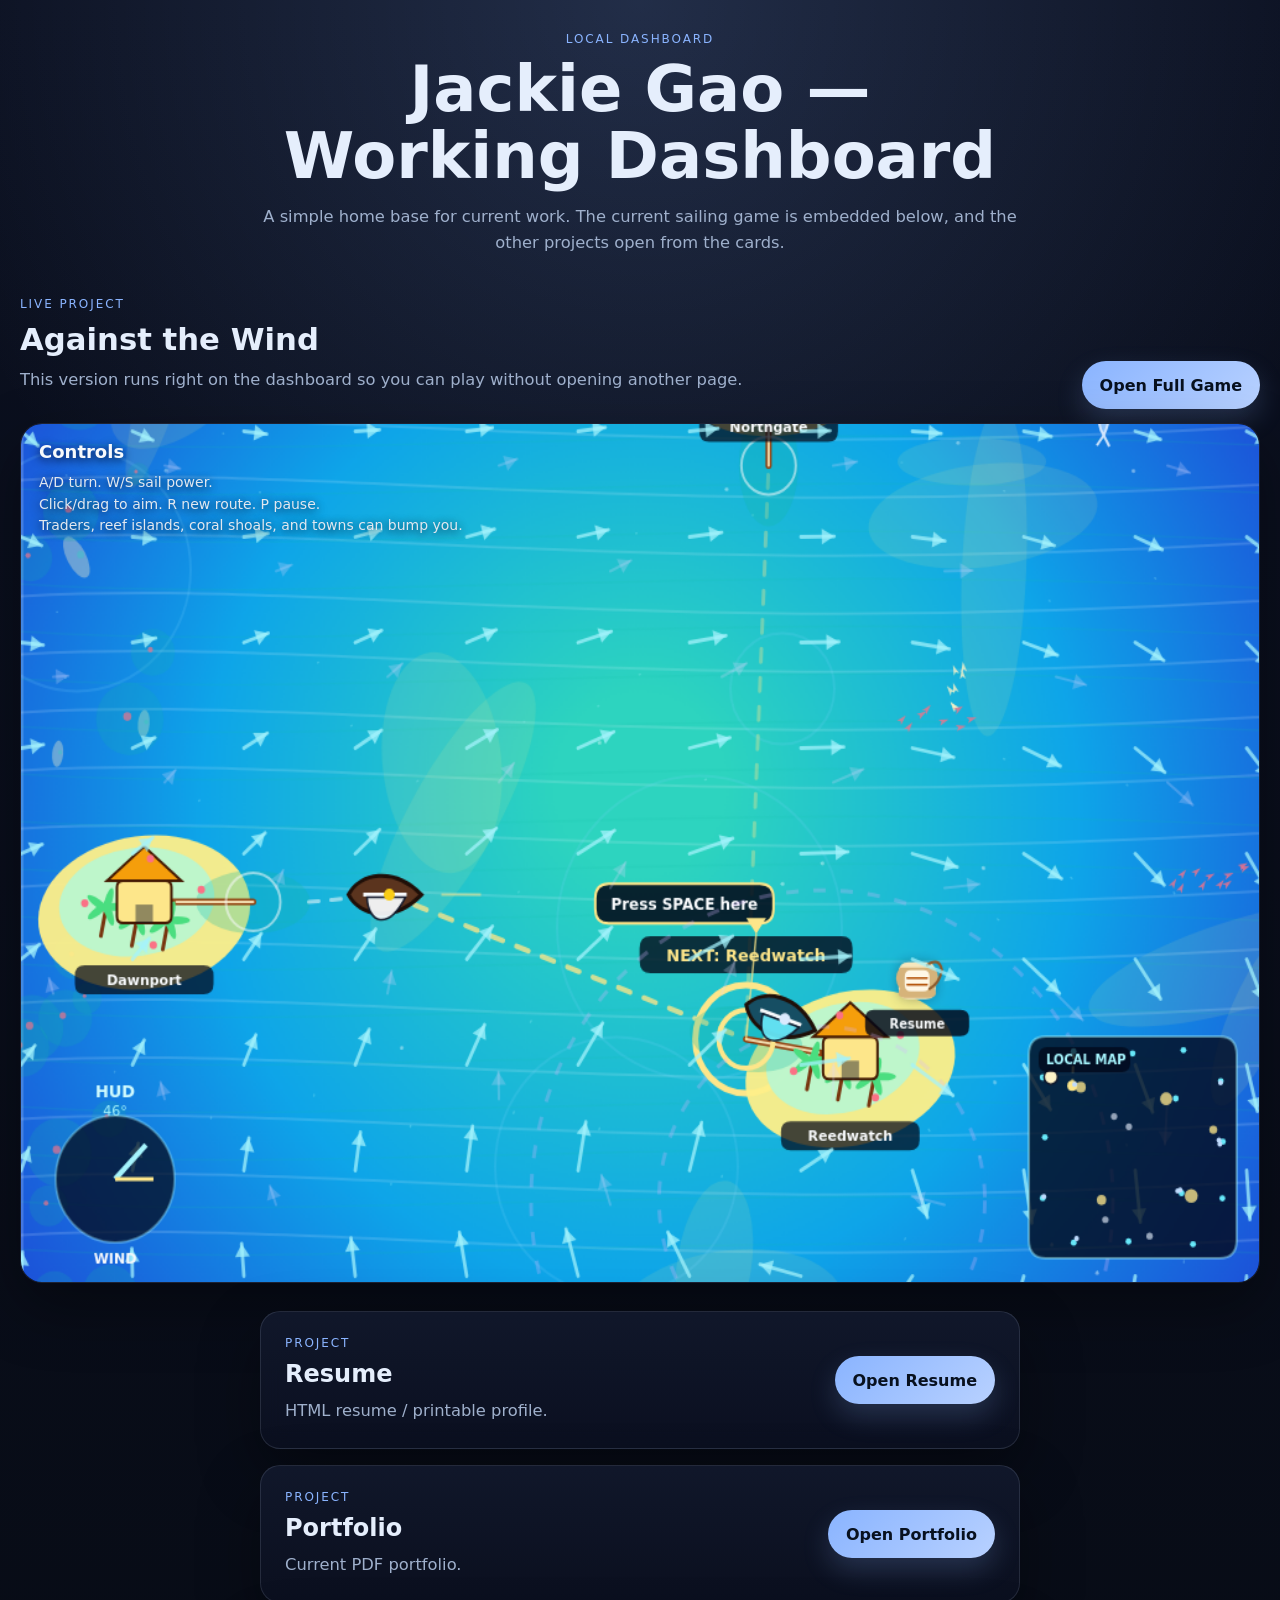
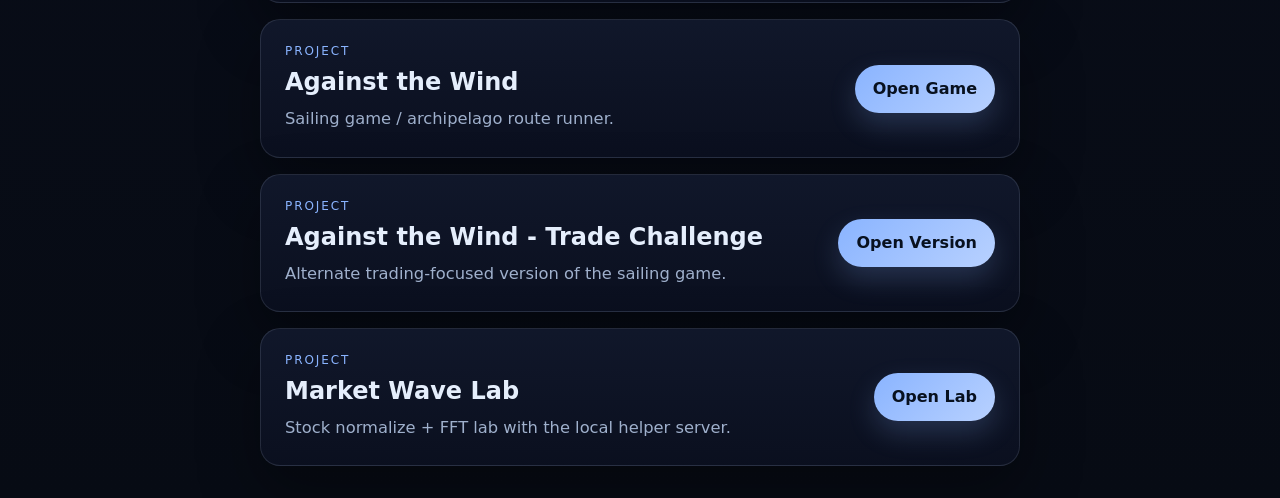
<file: index.html>
<!doctype html>
<html lang="en">
  <head>
    <meta charset="utf-8" />
    <meta name="viewport" content="width=device-width, initial-scale=1" />
    <title>Jackie Gao — Working Dashboard</title>
    <link rel="stylesheet" href="styles.css" />
  </head>
  <body>
    <main class="page-shell">
      <section class="hero">
        <p class="eyebrow">Local dashboard</p>
        <h1>Jackie Gao — Working Dashboard</h1>
        <p class="intro">
          A simple home base for current work. The current sailing game is embedded below, and the other projects open from the cards.
        </p>
      </section>

      <section class="featured-game" aria-label="Live game">
        <div class="featured-header">
          <div>
            <p class="eyebrow">Live project</p>
            <h2>Against the Wind</h2>
            <p class="intro">This version runs right on the dashboard so you can play without opening another page.</p>
          </div>
          <a class="card-link" href="projects/Against%20the%20Wind/index.html" target="_blank" rel="noopener noreferrer">Open Full Game</a>
        </div>
        <iframe
          class="game-frame"
          src="projects/Against%20the%20Wind/index.html"
          title="Against the Wind game"
          loading="lazy"
        ></iframe>
      </section>

      <section class="projects" aria-label="Projects">
        <article class="card">
          <div>
            <p class="card-label">Project</p>
            <h2>Resume</h2>
            <p class="card-copy">HTML resume / printable profile.</p>
          </div>
          <a class="card-link" href="projects/resume/index.html">Open Resume</a>
        </article>

        <article class="card">
          <div>
            <p class="card-label">Project</p>
            <h2>Portfolio</h2>
            <p class="card-copy">Current PDF portfolio.</p>
          </div>
          <a class="card-link" href="projects/portfolio/Jackie%20Gao%20Portfolio.pdf" target="_blank" rel="noopener noreferrer">Open Portfolio</a>
        </article>

        <article class="card">
          <div>
            <p class="card-label">Project</p>
            <h2>Against the Wind</h2>
            <p class="card-copy">Sailing game / archipelago route runner.</p>
          </div>
          <a class="card-link" href="projects/Against%20the%20Wind/index.html">Open Game</a>
        </article>

        <article class="card">
          <div>
            <p class="card-label">Project</p>
            <h2>Against the Wind - Trade Challenge</h2>
            <p class="card-copy">Alternate trading-focused version of the sailing game.</p>
          </div>
          <a class="card-link" href="projects/Against%20the%20Wind%20-%20Trade%20Challenge/index.html">Open Version</a>
        </article>

        <article class="card">
          <div>
            <p class="card-label">Project</p>
            <h2>Market Wave Lab</h2>
            <p class="card-copy">Stock normalize + FFT lab with the local helper server.</p>
          </div>
          <a class="card-link" href="projects/Market%20Wave%20Lab/market_wave_real_ticker_before_date_split.html" target="_blank" rel="noopener noreferrer">Open Lab</a>
        </article>
      </section>
    </main>
  </body>
</html>
</file>
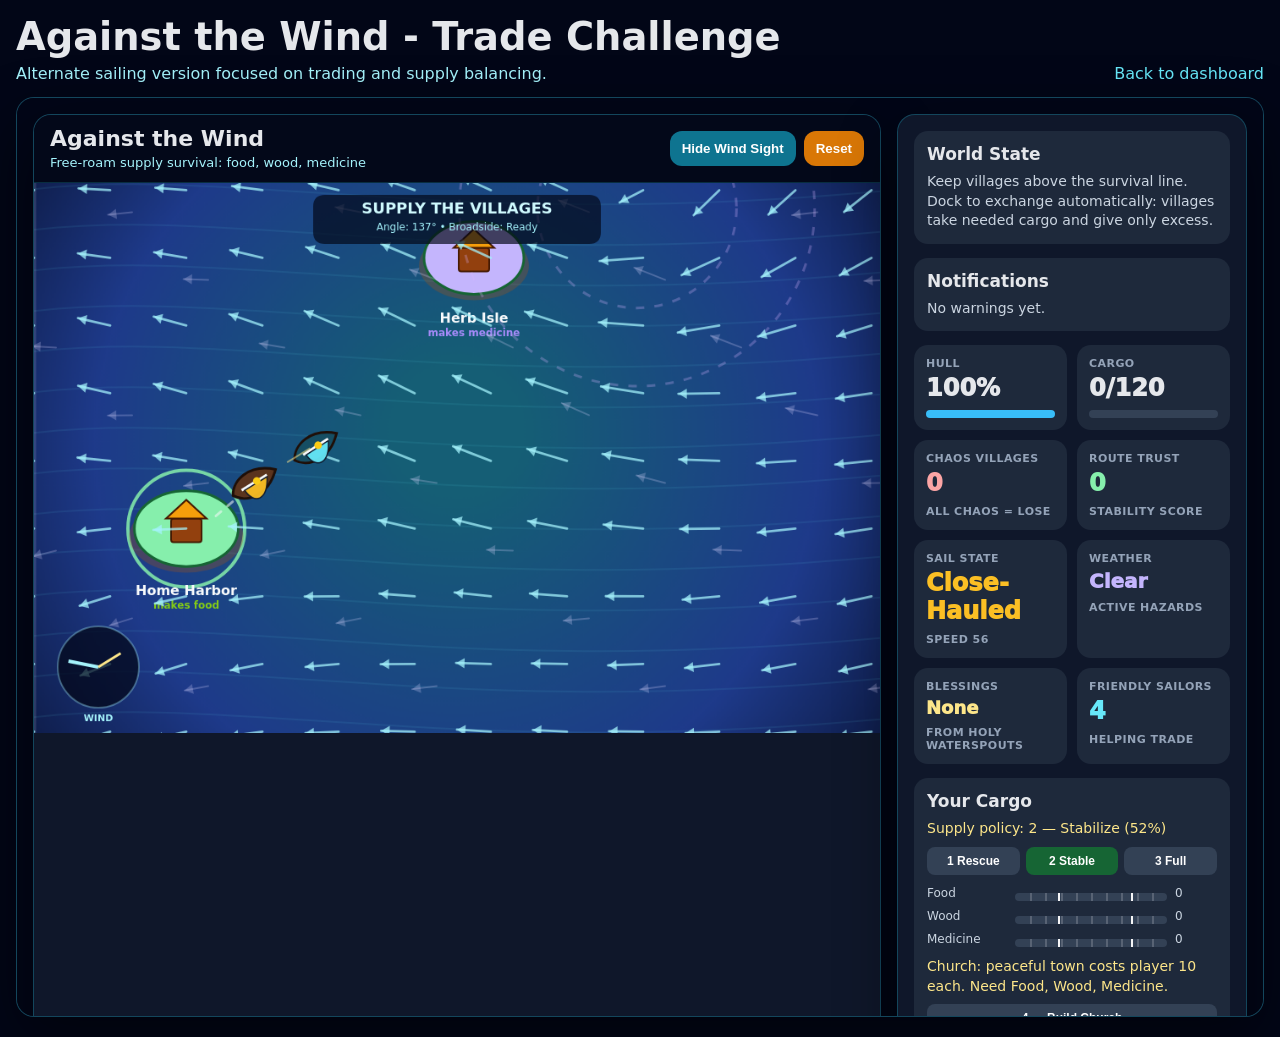
<file: projects/Against the Wind - Trade Challenge/index.html>
<!doctype html>
<html lang="en">
  <head>
    <meta charset="utf-8" />
    <meta name="viewport" content="width=device-width, initial-scale=1" />
    <title>Against the Wind - Trade Challenge</title>
    <style>
      :root {
        color-scheme: dark;
      }

      * {
        box-sizing: border-box;
      }

      html,
      body {
        margin: 0;
        min-height: 100%;
      }

      body {
        background: #020617;
        color: #e5e7eb;
        font-family: system-ui, -apple-system, BlinkMacSystemFont, "Segoe UI", sans-serif;
        padding: 16px;
      }

      .shell {
        width: min(1320px, 100%);
        margin: 0 auto;
      }

      .topbar {
        display: flex;
        align-items: end;
        justify-content: space-between;
        gap: 16px;
        margin-bottom: 14px;
      }

      .title {
        margin: 0;
        font-size: clamp(1.8rem, 3vw, 2.5rem);
        line-height: 1.1;
      }

      .sub {
        margin-top: 6px;
        color: #a5f3fc;
      }

      a {
        color: #67e8f9;
        text-decoration: none;
      }

      .frame {
        width: 100%;
        min-height: 920px;
        border: 1px solid rgba(34, 211, 238, 0.25);
        border-radius: 18px;
        background: #0f172a;
        box-shadow: 0 24px 60px rgba(0, 0, 0, 0.45);
      }

      @media (max-width: 640px) {
        body {
          padding: 10px;
        }

        .topbar {
          flex-direction: column;
          align-items: flex-start;
        }

        .frame {
          min-height: 760px;
        }
      }
    </style>
  </head>
  <body>
    <main class="shell">
      <div class="topbar">
        <div>
          <h1 class="title">Against the Wind - Trade Challenge</h1>
          <div class="sub">Alternate sailing version focused on trading and supply balancing.</div>
        </div>
        <a href="../../index.html">Back to dashboard</a>
      </div>
      <iframe class="frame" src="./Against%20The%20Wind%20V1.html" title="Against the Wind - Trade Challenge"></iframe>
    </main>
  </body>
</html>
</file>
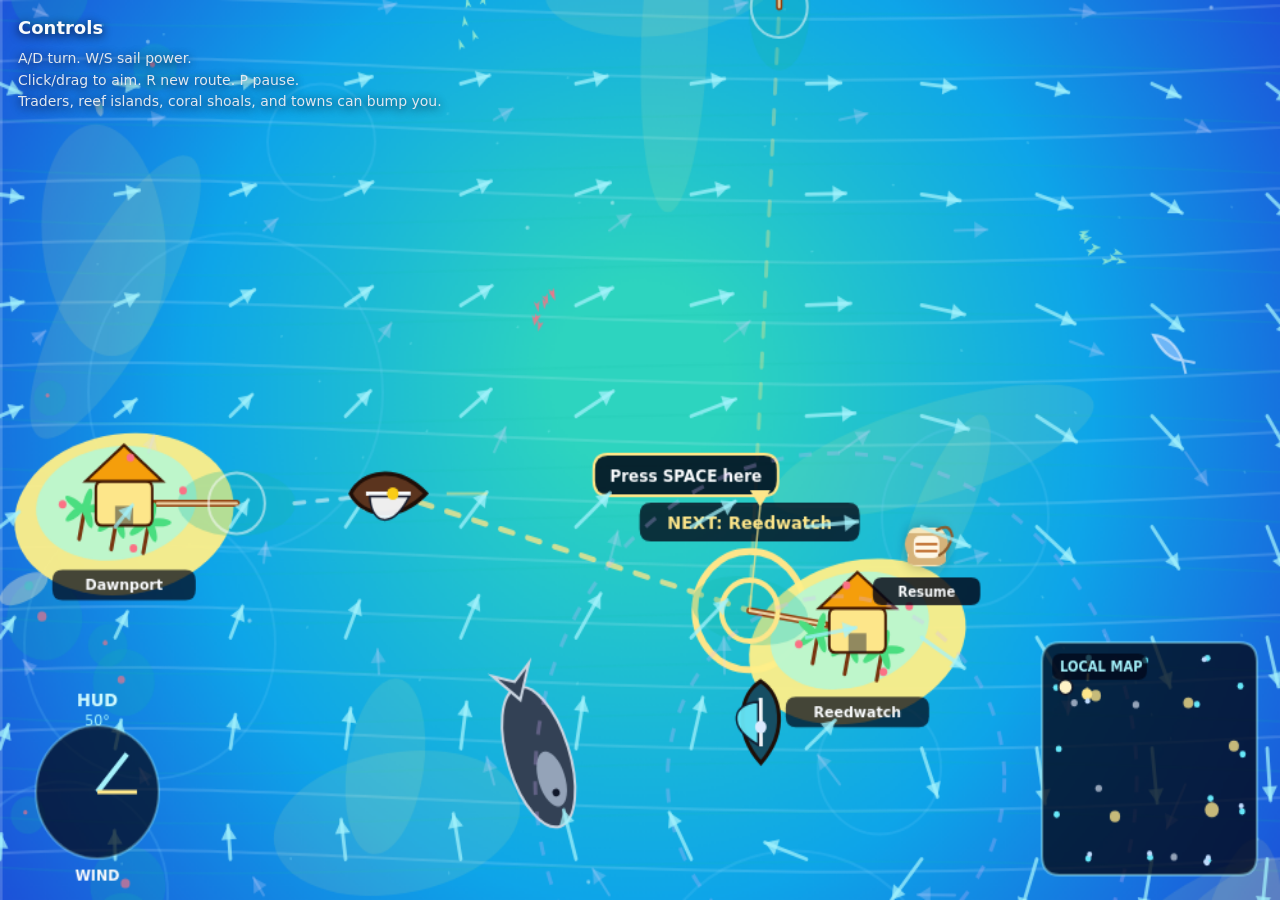
<file: projects/Against the Wind/index.html>
<!DOCTYPE html>
<html lang="en">
<head>
<meta charset="UTF-8" />
<meta name="viewport" content="width=device-width, initial-scale=1.0" />
<title>Against the Wind</title>
<style>
*{box-sizing:border-box}
body{margin:0;min-height:100vh;background:#020617;color:#e5e7eb;font-family:system-ui,-apple-system,BlinkMacSystemFont,"Segoe UI",sans-serif;overflow:hidden}
.app{position:relative;min-height:100vh}
.canvasWrap{position:absolute;inset:0}
canvas{width:100%;height:100%;display:block;background:#020617;cursor:crosshair}
.pageNote{position:absolute;left:18px;top:14px;z-index:2;pointer-events:none;max-width:min(460px,calc(100vw - 36px));color:#e2e8f0;text-shadow:0 2px 10px rgba(2,6,23,.9);font-size:14px;line-height:1.55;white-space:pre-line}
.pageNote strong{display:block;font-size:18px;color:#f8fafc;margin-bottom:6px}
</style>
</head>
<body>
<main class="app">
<section class="canvasWrap">
  <canvas id="game" width="1000" height="650"></canvas>
  <div class="pageNote"><strong>Controls</strong>A/D turn. W/S sail power.
Click/drag to aim. R new route. P pause.
Traders, reef islands, coral shoals, and towns can bump you.</div>
</section>
</main>

<script>
(function(){
'use strict';
var canvas=document.getElementById('game'),ctx=canvas.getContext('2d');
var VIEW_W=canvas.width,VIEW_H=canvas.height,WORLD=2800,EDGE=135,MAX_HULL=100,ROUTE_COUNT=7;
var ui={};
var st,keys={},mouse=false,last=performance.now(),peerPlayers={},playerId='p'+Math.random().toString(36).slice(2),mpChannel=null;
var SPECIAL_DOCKS={
Reedwatch:{kind:'resume',label:'Resume',icon:'scroll',url:'../resume/index.html'},
Northgate:{kind:'portfolio',label:'Portfolio',icon:'painting',url:'../portfolio/Jackie%20Gao%20Portfolio.pdf'}
};
try{if(window.BroadcastChannel){mpChannel=new BroadcastChannel('against_wind_archipelago');mpChannel.onmessage=function(ev){var m=ev.data;if(!m||m.id===playerId)return;peerPlayers[m.id]={id:m.id,x:m.x,y:m.y,angle:m.angle,name:m.name||'Sailor',routeIndex:m.routeIndex||0,lastSeen:performance.now()/1000};};}}catch(e){mpChannel=null;}
function clamp(v,a,b){return Math.max(a,Math.min(b,v));}
function lerp(a,b,t){return a+(b-a)*t;}
function wrap(a){while(a>Math.PI)a-=Math.PI*2;while(a<-Math.PI)a+=Math.PI*2;return a;}
function vec(a){return{x:Math.cos(a),y:Math.sin(a)};}
function norm(v){var m=Math.hypot(v.x,v.y)||1;return{x:v.x/m,y:v.y/m};}
function d(a,b){return Math.hypot(a.x-b.x,a.y-b.y);}
function turn(a,b,m){return a+clamp(wrap(b-a),-m,m);}
function angleBetween(a,b){return Math.abs(wrap(Math.atan2(a.y,a.x)-Math.atan2(b.y,b.x)));}
function randSeed(seed){return function(){seed|=0;seed=seed+0x6D2B79F5|0;var t=Math.imul(seed^seed>>>15,1|seed);t=t+Math.imul(t^t>>>7,61|t)^t;return((t^t>>>14)>>>0)/4294967296;};}
function rr(x,y,w,h,r){ctx.beginPath();ctx.moveTo(x+r,y);ctx.lineTo(x+w-r,y);ctx.quadraticCurveTo(x+w,y,x+w,y+r);ctx.lineTo(x+w,y+h-r);ctx.quadraticCurveTo(x+w,y+h,x+w-r,y+h);ctx.lineTo(x+r,y+h);ctx.quadraticCurveTo(x,y+h,x,y+h-r);ctx.lineTo(x,y+r);ctx.quadraticCurveTo(x,y,x+r,y);ctx.closePath();}
function coastN(x){return EDGE+16*Math.sin(x/180)+8*Math.sin(x/72+1.7)+4*Math.sin(x/38);}
function coastS(x){return WORLD-EDGE+15*Math.sin(x/175+2.2)+8*Math.sin(x/80)+4*Math.sin(x/42+4);}
function coastW(y){return EDGE+16*Math.sin(y/175+.8)+8*Math.sin(y/75+2.5)+4*Math.sin(y/40);}
function coastE(y){return WORLD-EDGE+15*Math.sin(y/185+1.9)+8*Math.sin(y/78+3.1)+4*Math.sin(y/44);}
function sea(x,y,r){return x>r&&x<WORLD-r&&y>r&&y<WORLD-r;}
function msg(t,c){st.notes.unshift({text:t,color:c||'#fde68a',life:7});st.notes=st.notes.slice(0,6);}
function puff(x,y,n,c){for(var i=0;i<n;i++){var a=Math.random()*Math.PI*2,s=40+Math.random()*120;st.parts.push({x:x,y:y,vx:Math.cos(a)*s,vy:Math.sin(a)*s,life:.25+Math.random()*.55,color:c||'#a5f3fc'});}}
function pushLand(o,r){var hit=false,n;if(o.x<r){o.x=r;hit=true;}if(o.x>WORLD-r){o.x=WORLD-r;hit=true;}if(o.y<r){o.y=r;hit=true;}if(o.y>WORLD-r){o.y=WORLD-r;hit=true;}for(var i=0;i<st.islands.length;i++){var isl=st.islands[i],dd=Math.hypot(o.x-isl.x,o.y-isl.y),md=isl.r+r;if(dd<md){n=norm({x:o.x-isl.x,y:o.y-isl.y});o.x=isl.x+n.x*md;o.y=isl.y+n.y*md;hit=true;}}for(i=0;i<st.towns.length;i++){var tw=st.towns[i],td=Math.hypot(o.x-tw.x,o.y-tw.y),tm=34+r;if(td<tm){n=norm({x:o.x-tw.x,y:o.y-tw.y});o.x=tw.x+n.x*tm;o.y=tw.y+n.y*tm;hit=true;}}return hit;}
function makeWorld(seed){var R=randSeed(seed),towns=[],islands=[],marks=[];for(var i=0;i<190;i++){var side=Math.floor(R()*4),x=0,y=0;if(side===0){x=R()*WORLD;y=R()*coastN(x)*.9;}if(side===1){x=R()*WORLD;y=coastS(x)+R()*(WORLD-coastS(x));}if(side===2){y=R()*WORLD;x=R()*coastW(y)*.9;}if(side===3){y=R()*WORLD;x=coastE(y)+R()*(WORLD-coastE(y));}marks.push({x:x,y:y,r:3+R()*9,type:R()<.72?'tree':'rock'});}var fixed=[{x:700,y:640,r:68,town:1,name:'Reedwatch'},{x:1880,y:760,r:76,town:1,name:'High Cay'},{x:2220,y:2020,r:82,town:1,name:'Cedar Isle'},{x:980,y:2090,r:58,town:0,name:'Mist Shoal'},{x:2485,y:1210,r:54,town:0,name:'Gull Rocks'}];for(i=0;i<fixed.length;i++){var f=fixed[i];islands.push({x:f.name==='Reedwatch'?f.x:f.x+(R()-.5)*80,y:f.name==='Reedwatch'?f.y:f.y+(R()-.5)*80,r:f.name==='Reedwatch'?f.r:f.r+(R()-.5)*28,town:f.town,name:f.name});}function dock(x,y,side,idx){if(idx!==null){var is=islands[idx],v=norm({x:x-is.x,y:y-is.y});return{x:is.x+v.x*(is.r+48),y:is.y+v.y*(is.r+48)};}if(side==='north')return{x:x,y:coastN(x)+60};if(side==='south')return{x:x,y:coastS(x)-60};if(side==='west')return{x:coastW(y)+60,y:y};return{x:coastE(y)-60,y:y};}function add(name,x,y,side,idx){var dk=dock(x,y,side,idx);towns.push({id:towns.length,name:name,x:x,y:y,side:side,islandIndex:idx,dockX:dk.x,dockY:dk.y,color:['#fde68a','#a7f3d0','#bfdbfe','#c4b5fd','#fca5a5','#86efac'][towns.length%6]});}['Northgate','Frost Quay','Amberwatch'].forEach(function(n,i){var x=600+i*760+(R()-.5)*110;add(n,x,coastN(x)-28,'north',null);});['Southmere','Low Harbor','Ash Dock'].forEach(function(n,i){var x=560+i*800+(R()-.5)*110;add(n,x,coastS(x)+28,'south',null);});['Dawnport','Old Ferry','Reedmouth'].forEach(function(n,i){var y=560+i*760+(R()-.5)*100;add(n,coastW(y)-28,y,'west',null);});['Eastlight','Crown Pier','Salt Abbey'].forEach(function(n,i){var y=560+i*760+(R()-.5)*100;add(n,coastE(y)+28,y,'east',null);});islands.forEach(function(is,idx){if(!is.town)return;var a=is.name==='Reedwatch'?Math.atan2(560-is.y,230-is.x):R()*Math.PI*2;add(is.name,is.x+Math.cos(a)*is.r*.45,is.y+Math.sin(a)*is.r*.45,'island',idx);});return{towns:towns,islands:islands,marks:marks};}
function route(towns,R){var start=towns.find(function(t){return t.name==='Dawnport';})||towns[0],reed=towns.find(function(t){return t.name==='Reedwatch';}),north=towns.find(function(t){return t.name==='Northgate';}),list=towns.filter(function(t){return t.id!==start.id&&(!reed||t.id!==reed.id)&&(!north||t.id!==north.id);});for(var i=list.length-1;i>0;i--){var j=Math.floor(R()*(i+1)),tmp=list[i];list[i]=list[j];list[j]=tmp;}var seq=[];if(reed)seq.push(reed.id);if(north&&(!reed||north.id!==reed.id))seq.push(north.id);return seq.concat(list).slice(0,ROUTE_COUNT);}
function target(){return st.routeIndex>=st.route.length?null:st.towns.find(function(t){return t.id===st.route[st.routeIndex];});}
function reset(){var seed=Math.floor(Math.random()*999999),R=randSeed(seed),w=makeWorld(seed),start=w.towns.find(function(t){return t.name==='Dawnport';})||w.towns[0];st={seed:seed,time:0,towns:w.towns,islands:w.islands,marks:w.marks,route:route(w.towns,R),routeIndex:0,pos:{x:start.dockX+45,y:start.dockY},headingAngle:0,sailPower:1,hull:100,speed:0,speedState:'Reach',windStrength:1,cam:{x:0,y:0},windSight:true,paused:false,finished:false,anchored:false,anchorTown:null,reedPromptDone:false,trail:[],parts:[],tracers:[],traders:[],monsters:[],fishSchools:[],dolphins:[],whales:[],weatherEvents:[],weatherTimer:8,weatherAlert:'Clear',notes:[],notifications:[],bounces:0,lastBounce:-99,message:'Open archipelago. Uploaded-template sailing physics; wind is circular gyres.',messageTimer:5,tick:0,multiplayerTimer:0};st.trail=[{x:st.pos.x,y:st.pos.y}];spawnTracers(650);spawnTraders(8);/* sea monsters disabled for now */spawnMonsters(0);spawnMarineLife();updateCamera(1);updateUI();}
function cores(t){return[{x:610+Math.sin(t*.26)*150,y:640+Math.cos(t*.22)*105,r:470,power:1.10,spin:1},{x:1500+Math.cos(t*.25)*180,y:720+Math.sin(t*.28)*130,r:520,power:1.08,spin:-1},{x:760+Math.sin(t*.24)*125,y:2180+Math.cos(t*.20)*110,r:520,power:1.02,spin:-1},{x:1420+Math.sin(t*.31)*180,y:1780+Math.cos(t*.24)*135,r:510,power:1.00,spin:1},{x:2180+Math.cos(t*.30)*165,y:1840+Math.sin(t*.23)*145,r:500,power:1.02,spin:-1},{x:2260+Math.sin(t*.22)*125,y:1160+Math.cos(t*.20)*125,r:430,power:.88,spin:1}];}
function windAt(x,y,t,future){var tt=t+(future||0),vx=0,vy=0;
// Cleaner circular gyre field. Removed the twitchy diagonal lane term that made the lower-left feel weird.
cores(tt).forEach(function(s){var dx=x-s.x,dy=y-s.y,rr=Math.hypot(dx,dy)+38,inf=Math.exp(-(dx*dx+dy*dy)/(s.r*s.r))*s.power;vx+=-dy/rr*inf*s.spin*1.85;vy+=dx/rr*inf*s.spin*1.85;});
vx+=Math.sin(y/260+tt*.18)*.08+Math.sin((x+y)/620-tt*.16)*.05;
vy+=Math.cos(x/280-tt*.16)*.08+Math.cos((x-y)/700+tt*.13)*.05;
st.weatherEvents.forEach(function(e){var dx=x-e.x,dy=y-e.y,d2=dx*dx+dy*dy,inf=Math.exp(-d2/(e.r*e.r))*(e.power||1);if(e.type==='squall'){vx+=Math.cos(e.angle)*inf*1.6;vy+=Math.sin(e.angle)*inf*1.6;}if(e.type==='spout'){var iv=1/(Math.sqrt(d2)+25);vx+=-dy*iv*inf*e.spin*2.2;vy+=dx*iv*inf*e.spin*2.2;}if(e.type==='fog'){vx+=Math.sin((x+e.angle*30)/100)*inf*.25;vy+=Math.cos((y-e.angle*30)/100)*inf*.25;}if(e.type==='storm'){vx+=Math.cos(e.angle+Math.PI/2)*inf*.75;vy+=Math.sin(e.angle+Math.PI/2)*inf*.75;}});var m=Math.hypot(vx,vy)||1;return{x:vx/m,y:vy/m,strength:clamp(.48+m*.50,.35,1.55)};}
function sailingPerformance(h,w){var deg=angleBetween(h,w)*180/Math.PI;if(deg>158)return{mult:.04,label:'In Irons',noSail:1,deg:deg};if(deg>132)return{mult:lerp(.28,.72,(158-deg)/26),label:'Close-Hauled',noSail:clamp((deg-132)/26,0,1),deg:deg};if(deg>70)return{mult:1.12+Math.sin((deg-70)/62*Math.PI)*.28,label:'Reach',noSail:0,deg:deg};if(deg>28)return{mult:.9+Math.sin((deg-28)/42*Math.PI)*.12,label:'Broad Reach',noSail:0,deg:deg};return{mult:.62,label:'Running',noSail:0,deg:deg};}
function spawnTracers(n){for(var i=0;i<n;i++){var x,y,k=0;do{x=Math.random()*WORLD;y=Math.random()*WORLD;k++;}while(!sea(x,y,10)&&k<60);st.tracers.push({x:x,y:y,px:x,py:y,life:10+Math.random()*18});}}
function updateTracers(dt){st.tracers.forEach(function(tr){tr.px=tr.x;tr.py=tr.y;var w=windAt(tr.x,tr.y,st.time);tr.x+=w.x*w.strength*28*dt;tr.y+=w.y*w.strength*28*dt;tr.life-=dt;if(tr.life<=0||!sea(tr.x,tr.y,5)){var x,y,k=0;do{x=st.cam.x+Math.random()*VIEW_W;y=st.cam.y+Math.random()*VIEW_H;k++;}while(!sea(x,y,8)&&k<30);tr.x=x;tr.y=y;tr.px=x;tr.py=y;tr.life=10+Math.random()*18;}});}
function spawnTraders(n){for(var i=0;i<n;i++){var a=st.towns[Math.floor(Math.random()*st.towns.length)],b=st.towns[Math.floor(Math.random()*st.towns.length)];if(a.id===b.id)b=st.towns[(b.id+2)%st.towns.length];st.traders.push({x:a.dockX,y:a.dockY,angle:Math.random()*Math.PI*2,targetId:b.id});}}
function spawnMonsters(n){for(var i=0;i<n;i++){var x,y,k=0;do{x=400+Math.random()*(WORLD-800);y=400+Math.random()*(WORLD-800);k++;}while(!sea(x,y,80)&&k<40);st.monsters.push({x:x,y:y,angle:Math.random()*Math.PI*2,dive:2+Math.random()*5,attack:0});}}
function chooseTrader(s){var b=st.towns[Math.floor(Math.random()*st.towns.length)];s.targetId=b.id;}
function updateTraders(dt){st.traders.forEach(function(s){var t=st.towns.find(function(v){return v.id===s.targetId;})||st.towns[0],dd=Math.hypot(t.dockX-s.x,t.dockY-s.y);if(dd<65){chooseTrader(s);return;}s.angle=turn(s.angle,Math.atan2(t.dockY-s.y,t.dockX-s.x),1.85*dt);var dir=vec(s.angle),w=windAt(s.x,s.y,st.time),p=sailingPerformance(dir,w),spd=(42+20*p.mult)*clamp(w.strength,.55,1.25);s.x+=(dir.x*spd+w.x*w.strength*7)*dt;s.y+=(dir.y*spd+w.y*w.strength*7)*dt;if(pushLand(s,22))chooseTrader(s);if(!st.anchored&&d(s,st.pos)<48){var away=norm({x:st.pos.x-s.x,y:st.pos.y-s.y});st.pos.x+=away.x*18;st.pos.y+=away.y*18;s.x-=away.x*14;s.y-=away.y*14;bounce('Trader traffic bumped your hull.','#a5f3fc');puff(st.pos.x,st.pos.y,16,'#a5f3fc');}});}
function updateMonsters(dt){st.monsters.forEach(function(m){m.dive=Math.max(0,m.dive-dt);m.attack=Math.max(0,m.attack-dt);var desired=m.dive>0?m.angle+Math.sin(st.time+m.x*.01)*.25:Math.atan2(st.pos.y-m.y,st.pos.x-m.x);m.angle=turn(m.angle,desired,(m.dive>0?.45:1.05)*dt);var dir=vec(m.angle),w=windAt(m.x,m.y,st.time),spd=m.dive>0?38:72;m.x+=(dir.x*spd+w.x*w.strength*12)*dt;m.y+=(dir.y*spd+w.y*w.strength*12)*dt;pushLand(m,58);if(m.dive<=0&&d(m,st.pos)<75&&m.attack<=0){var away=norm({x:st.pos.x-m.x,y:st.pos.y-m.y});st.pos.x+=away.x*34;st.pos.y+=away.y*34;st.hull=clamp(st.hull-4,0,MAX_HULL);m.dive=1.5;m.attack=2.6;bounce('Sea monster strike — bounced off line.','#93c5fd');puff(st.pos.x,st.pos.y,34,'#93c5fd');}});}
function randomOpenWaterPoint(margin){
margin=margin||120;
for(var tries=0;tries<220;tries++){
var x=margin+Math.random()*(WORLD-margin*2);
var y=margin+Math.random()*(WORLD-margin*2);
var ok=sea(x,y,margin*.25);
for(var i=0;i<st.islands.length&&ok;i++){var is=st.islands[i];if(Math.hypot(x-is.x,y-is.y)<is.r+110)ok=false;}
for(i=0;i<st.towns.length&&ok;i++){var t=st.towns[i];if(Math.hypot(x-t.x,y-t.y)<95)ok=false;}
if(ok)return{x:x,y:y};
}
return{x:margin+Math.random()*(WORLD-margin*2),y:margin+Math.random()*(WORLD-margin*2)};
}
function spawnMarineLife(){
st.fishSchools=[];st.dolphins=[];st.whales=[];
for(var i=0;i<22;i++){var p=randomOpenWaterPoint(90);st.fishSchools.push({x:p.x,y:p.y,px:p.x,py:p.y,angle:Math.random()*Math.PI*2,speed:10+Math.random()*16,count:5+Math.floor(Math.random()*8),spread:18+Math.random()*26,color:Math.random()<.34?'#fef3c7':Math.random()<.66?'#fb7185':'#a7f3d0',wobble:Math.random()*Math.PI*2});}
for(i=0;i<8;i++){p=randomOpenWaterPoint(130);st.dolphins.push({x:p.x,y:p.y,angle:Math.random()*Math.PI*2,speed:28+Math.random()*16,turn:Math.random()*Math.PI*2,leap:Math.random()*Math.PI*2,size:.78+Math.random()*.35});}
for(i=0;i<4;i++){p=randomOpenWaterPoint(180);st.whales.push({x:p.x,y:p.y,angle:Math.random()*Math.PI*2,speed:10+Math.random()*7,turn:Math.random()*Math.PI*2,size:.88+Math.random()*.32,hit:0});}
}
function updateMarineLife(dt){
for(var i=0;i<st.fishSchools.length;i++){var s=st.fishSchools[i];s.px=s.x;s.py=s.y;s.wobble+=dt*(.9+s.speed*.025);s.angle+=Math.sin(st.time*.45+s.wobble)*.18*dt;var w=windAt(s.x,s.y,st.time);s.x+=(Math.cos(s.angle)*s.speed+w.x*w.strength*4)*dt;s.y+=(Math.sin(s.angle)*s.speed+w.y*w.strength*4)*dt;if(!sea(s.x,s.y,20)){var p=randomOpenWaterPoint(90);s.x=p.x;s.y=p.y;s.px=p.x;s.py=p.y;}}
for(i=0;i<st.dolphins.length;i++){var d=st.dolphins[i];d.leap+=dt*3.4;d.angle+=Math.sin(st.time*.55+d.turn)*.32*dt;w=windAt(d.x,d.y,st.time);d.x+=(Math.cos(d.angle)*d.speed+w.x*w.strength*5)*dt;d.y+=(Math.sin(d.angle)*d.speed+w.y*w.strength*5)*dt;if(!sea(d.x,d.y,40)){d.angle+=Math.PI*.85;d.x=clamp(d.x,50,WORLD-50);d.y=clamp(d.y,50,WORLD-50);}}
for(i=0;i<st.whales.length;i++){var whale=st.whales[i];whale.hit=Math.max(0,whale.hit-dt);whale.angle+=Math.sin(st.time*.23+whale.turn)*.18*dt;w=windAt(whale.x,whale.y,st.time);whale.x+=(Math.cos(whale.angle)*whale.speed+w.x*w.strength*3)*dt;whale.y+=(Math.sin(whale.angle)*whale.speed+w.y*w.strength*3)*dt;if(!sea(whale.x,whale.y,70)){whale.angle+=Math.PI*.75;whale.x=clamp(whale.x,75,WORLD-75);whale.y=clamp(whale.y,75,WORLD-75);}for(var j=0;j<st.islands.length;j++){var is=st.islands[j],minD=is.r+78*whale.size,dd=Math.hypot(whale.x-is.x,whale.y-is.y)||1;if(dd<minD){whale.x=is.x+(whale.x-is.x)/dd*minD;whale.y=is.y+(whale.y-is.y)/dd*minD;whale.angle+=Math.PI*.72;}}for(j=0;j<st.towns.length;j++){var tw=st.towns[j],md=82*whale.size,td=Math.hypot(whale.x-tw.x,whale.y-tw.y)||1;if(td<md){whale.x=tw.x+(whale.x-tw.x)/td*md;whale.y=tw.y+(whale.y-tw.y)/td*md;whale.angle+=Math.PI*.6;}}var hitR=44*whale.size;if(Math.hypot(st.pos.x-whale.x,st.pos.y-whale.y)<hitR+26){var away=norm({x:st.pos.x-whale.x,y:st.pos.y-whale.y});st.pos.x=clamp(whale.x+away.x*(hitR+29),35,WORLD-35);st.pos.y=clamp(whale.y+away.y*(hitR+29),35,WORLD-35);whale.hit=.22;if(st.time-(st.lastWhaleHit||0)>.65){st.lastWhaleHit=st.time;st.hull=clamp(st.hull-1.5,0,MAX_HULL);bounce('You bumped a whale — huge, gentle, and very solid.','#93c5fd');puff(st.pos.x,st.pos.y,18,'#bfdbfe');}}}
}
function drawMarineLife(){
ctx.save();
for(var i=0;i<st.fishSchools.length;i++){var s=st.fishSchools[i];if(s.x<st.cam.x-100||s.x>st.cam.x+VIEW_W+100||s.y<st.cam.y-100||s.y>st.cam.y+VIEW_H+100)continue;ctx.save();ctx.translate(s.x,s.y);ctx.rotate(s.angle);for(var k=0;k<s.count;k++){var a=s.wobble+k*6.283/s.count,fx=Math.cos(a)*s.spread*(.55+.25*Math.sin(st.time+k)),fy=Math.sin(a*1.2)*s.spread*.42;ctx.save();ctx.translate(fx,fy);ctx.rotate(Math.sin(a+st.time)*.35);ctx.globalAlpha=.78;ctx.fillStyle=s.color;ctx.beginPath();ctx.moveTo(5,0);ctx.lineTo(-3,-2.4);ctx.lineTo(-1,0);ctx.lineTo(-3,2.4);ctx.closePath();ctx.fill();ctx.restore();}ctx.restore();}
for(i=0;i<st.dolphins.length;i++){var d=st.dolphins[i];if(d.x<st.cam.x-140||d.x>st.cam.x+VIEW_W+140||d.y<st.cam.y-140||d.y>st.cam.y+VIEW_H+140)continue;var leap=(Math.sin(d.leap)+1)*.5;ctx.save();ctx.translate(d.x,d.y-leap*9);ctx.rotate(d.angle);ctx.globalAlpha=.72+leap*.22;ctx.fillStyle='#93c5fd';ctx.strokeStyle='#dbeafe';ctx.lineWidth=2;ctx.beginPath();ctx.moveTo(-13*d.size,0);ctx.quadraticCurveTo(-4*d.size,-8*d.size,14*d.size,-2*d.size);ctx.quadraticCurveTo(3*d.size,7*d.size,-13*d.size,0);ctx.fill();ctx.stroke();ctx.beginPath();ctx.moveTo(-13*d.size,0);ctx.lineTo(-21*d.size,-5*d.size);ctx.moveTo(-13*d.size,0);ctx.lineTo(-21*d.size,5*d.size);ctx.stroke();ctx.restore();}
for(i=0;i<st.whales.length;i++){var w=st.whales[i];if(w.x<st.cam.x-210||w.x>st.cam.x+VIEW_W+210||w.y<st.cam.y-210||w.y>st.cam.y+VIEW_H+210)continue;ctx.save();ctx.translate(w.x,w.y);ctx.rotate(w.angle);var sz=w.size;ctx.fillStyle=w.hit>0?'#dbeafe':'#334155';ctx.strokeStyle='#cbd5e1';ctx.lineWidth=2;ctx.beginPath();ctx.ellipse(0,0,46*sz,21*sz,0,0,Math.PI*2);ctx.fill();ctx.stroke();ctx.beginPath();ctx.moveTo(-38*sz,0);ctx.lineTo(-58*sz,-13*sz);ctx.lineTo(-50*sz,0);ctx.lineTo(-58*sz,13*sz);ctx.closePath();ctx.fill();ctx.stroke();ctx.fillStyle='#94a3b8';ctx.beginPath();ctx.ellipse(16*sz,-4*sz,18*sz,9*sz,0,0,Math.PI*2);ctx.fill();ctx.fillStyle='#0f172a';ctx.beginPath();ctx.arc(25*sz,-4*sz,2.5*sz,0,Math.PI*2);ctx.fill();ctx.restore();}
ctx.restore();
}
function updateMultiplayer(dt){st.multiplayerTimer=(st.multiplayerTimer||0)+dt;if(st.multiplayerTimer>0.09){st.multiplayerTimer=0;if(mpChannel){mpChannel.postMessage({id:playerId,x:st.pos.x,y:st.pos.y,angle:st.headingAngle,routeIndex:st.routeIndex,name:'Sailor'});}}var now=performance.now()/1000;Object.keys(peerPlayers).forEach(function(id){if(now-peerPlayers[id].lastSeen>3)delete peerPlayers[id];});}
function drawOtherPlayers(){Object.keys(peerPlayers).forEach(function(id){var p=peerPlayers[id];if(p.x<st.cam.x-80||p.x>st.cam.x+VIEW_W+80||p.y<st.cam.y-80||p.y>st.cam.y+VIEW_H+80)return;drawBoat(p.x,p.y,p.angle,'friendly','Reach');ctx.save();ctx.fillStyle='rgba(2,6,23,.72)';rr(p.x-33,p.y-56,66,20,7);ctx.fill();ctx.fillStyle='#f472b6';ctx.font='800 11px system-ui';ctx.textAlign='center';ctx.fillText('PLAYER',p.x,p.y-42);ctx.restore();});}
function spawnWeather(){var x,y,k=0;do{x=300+Math.random()*(WORLD-600);y=300+Math.random()*(WORLD-600);k++;}while(!sea(x,y,50)&&k<40);var a=Math.random()*Math.PI*2,r=Math.random(),e;if(r<.32)e={type:'squall',short:'Squall',name:'Black Squall',x:x,y:y,r:260,life:18,maxLife:18,angle:a,vx:Math.cos(a)*24,vy:Math.sin(a)*24,power:2.2};else if(r<.58)e={type:'spout',short:'Spout',name:'Waterspout',x:x,y:y,r:225,life:16,maxLife:16,angle:a,vx:Math.cos(a)*18,vy:Math.sin(a)*18,power:2.6,spin:Math.random()<.5?-1:1};else if(r<.80)e={type:'fog',short:'Fog',name:'Fog Bank',x:x,y:y,r:310,life:22,maxLife:22,angle:a,vx:Math.cos(a)*16,vy:Math.sin(a)*16,power:.8};else e={type:'storm',short:'Storm',name:'Lightning Storm',x:x,y:y,r:280,life:20,maxLife:20,angle:a,vx:Math.cos(a)*20,vy:Math.sin(a)*20,power:1.5,strikeTimer:1.2};st.weatherEvents.push(e);st.weatherEvents=st.weatherEvents.slice(-4);st.weatherTimer=9+Math.random()*10;msg(e.name+' forming over the sea.','#c4b5fd');}
function updateWeather(dt){st.weatherTimer-=dt;if(st.weatherTimer<=0)spawnWeather();var active=[];st.weatherEvents.forEach(function(e){e.life-=dt;e.x+=e.vx*dt;e.y+=e.vy*dt;e.angle+=dt*2.2;if(!sea(e.x,e.y,70)){e.vx*=-.6;e.vy*=-.6;}var dd=d(e,st.pos);if(dd<e.r){var q=1-dd/e.r;active.push(e.short);if(e.type==='squall')st.hull=clamp(st.hull-q*1.6*dt,0,MAX_HULL);if(!st.anchored&&e.type==='spout'){var pull=norm({x:e.x-st.pos.x,y:e.y-st.pos.y}),tan={x:-pull.y*e.spin,y:pull.x*e.spin};st.pos.x+=(pull.x*55+tan.x*72)*q*dt;st.pos.y+=(pull.y*55+tan.y*72)*q*dt;}if(!st.anchored&&e.type==='storm'){e.strikeTimer-=dt;if(e.strikeTimer<=0){e.strikeTimer=1+Math.random()*1.4;st.hull=clamp(st.hull-(3+q*6),0,MAX_HULL);puff(st.pos.x,st.pos.y,34,'#fde68a');bounce('Lightning storm knocked you away.','#fde68a');}}}});st.weatherEvents=st.weatherEvents.filter(function(e){return e.life>0;});st.weatherAlert=active.length?Array.from(new Set(active)).join(', '):(st.weatherEvents.length?'Nearby':'Clear');}
function bounce(t,c){if(st.time-st.lastBounce>.35){st.lastBounce=st.time;st.bounces++;st.message=t;st.messageTimer=3;msg(t,c);}}
function completeWaypoint(){var t=target();if(!t)return;if(Math.hypot(st.pos.x-t.dockX,st.pos.y-t.dockY)<72){st.routeIndex++;st.message=t.name+' reached. Next waypoint updated.';st.messageTimer=4;msg(t.name+' reached.','#86efac');puff(t.dockX,t.dockY,60,'#86efac');if(st.routeIndex>=st.route.length){st.finished=true;st.message='Route complete. Archipelago crossed town by town.';st.messageTimer=999;msg('Full route complete.','#fde68a');}}}
function update(dt){if(st.paused||st.finished)return;st.time+=dt;st.tick++;st.messageTimer=Math.max(0,st.messageTimer-dt);if(st.messageTimer<=0)st.message='Angle matters like the uploaded prototype. Circular gyres replace the old straight wind.';updateWeather(dt);updateTracers(dt);updateTraders(dt);updateMarineLife(dt);updateMultiplayer(dt);/* sea monsters disabled for now: updateMonsters(dt); */if(st.anchored){st.speed=0;st.speedState='Anchored';st.windStrength=windAt(st.pos.x,st.pos.y,st.time).strength;}else{if(keys.arrowleft||keys.a)st.headingAngle-=2.4*dt;if(keys.arrowright||keys.d)st.headingAngle+=2.4*dt;if(keys.arrowup||keys.w)st.sailPower=clamp(st.sailPower+1.4*dt,.25,1.2);if(keys.arrowdown||keys.s)st.sailPower=clamp(st.sailPower-1.8*dt,.15,1.2);var heading=vec(st.headingAngle),w=windAt(st.pos.x,st.pos.y,st.time),p=sailingPerformance(heading,w);st.speed=70*p.mult*w.strength*st.sailPower;st.speedState=p.label;st.windStrength=w.strength;st.pos.x+=(heading.x*st.speed+w.x*w.strength*9)*dt;st.pos.y+=(heading.y*st.speed+w.y*w.strength*9)*dt;if(pushLand(st.pos,31)){st.hull=clamp(st.hull-.8,0,MAX_HULL);bounce('Land collision — bounced off patterned coast or island.','#fca5a5');puff(st.pos.x,st.pos.y,18,'#fca5a5');}}if(st.tick%5===0){st.trail.push({x:st.pos.x,y:st.pos.y});if(st.trail.length>220)st.trail.shift();}st.parts.forEach(function(p){p.x+=p.vx*dt;p.y+=p.vy*dt;p.life-=dt;p.vx*=.96;p.vy*=.96;});st.parts=st.parts.filter(function(p){return p.life>0;});st.notes=st.notes.filter(function(n){n.life-=dt;return n.life>0;});st.hull=clamp(st.hull+dt*.15,0,MAX_HULL);completeWaypoint();updateCamera(dt);}
function updateCamera(dt){var tx=clamp(st.pos.x-VIEW_W*.45,0,WORLD-VIEW_W),ty=clamp(st.pos.y-VIEW_H*.55,0,WORLD-VIEW_H);st.cam.x=lerp(st.cam.x,tx,clamp(dt*5,0,1));st.cam.y=lerp(st.cam.y,ty,clamp(dt*5,0,1));}
function draw(){ctx.clearRect(0,0,VIEW_W,VIEW_H);drawWater();ctx.save();ctx.translate(-st.cam.x,-st.cam.y);drawLand();drawPattern();drawTracers();drawMarineLife();drawRoute();drawWeather();drawIslandsAndTowns();if(st.windSight)drawWindSight();drawTrail();drawSeaMonsters();drawFriendlySailors();drawOtherPlayers();/* sea monsters disabled for now: drawSeaMonsters(); */drawBoat(st.pos.x,st.pos.y,st.headingAngle,'player',st.speedState);drawParticles();ctx.restore();drawCompass();drawMiniMap();}
function drawWater(){var g=ctx.createRadialGradient(VIEW_W*.5,VIEW_H*.42,70,VIEW_W*.5,VIEW_H*.52,VIEW_W*.82);g.addColorStop(0,'#2dd4bf');g.addColorStop(.38,'#0ea5e9');g.addColorStop(.72,'#1d4ed8');g.addColorStop(1,'#0f172a');ctx.fillStyle=g;ctx.fillRect(0,0,VIEW_W,VIEW_H);ctx.save();ctx.strokeStyle='rgba(224,242,254,.16)';ctx.lineWidth=2;for(var i=-4;i<18;i++){var y=80+i*44+((st.time*12)%44);ctx.beginPath();ctx.moveTo(-70,y);ctx.bezierCurveTo(220,y-28,455,y+34,1060,y-5);ctx.stroke();}ctx.strokeStyle='rgba(20,184,166,.12)';ctx.lineWidth=1.5;for(i=-3;i<20;i++){var y2=40+i*36+((st.time*7)%36);ctx.beginPath();ctx.moveTo(-40,y2);ctx.bezierCurveTo(260,y2+22,520,y2-18,1040,y2+7);ctx.stroke();}ctx.restore();}
function drawLand(){ctx.save();
// Open ocean: no enclosing inland-sea wall. Only reefs, beaches, town cays, and islands.
ctx.fillStyle='rgba(254,240,138,.10)';
for(var i=0;i<80;i++){var px=(i*431+st.seed%997)%WORLD,py=(i*719+st.seed%577)%WORLD;ctx.beginPath();ctx.ellipse(px,py,60+((i*17)%90),18+((i*11)%34),Math.sin(i)*Math.PI,0,Math.PI*2);ctx.fill();}
ctx.strokeStyle='rgba(125,211,252,.16)';ctx.lineWidth=2;
for(i=0;i<45;i++){px=(i*503+st.seed%887)%WORLD;py=(i*271+st.seed%463)%WORLD;ctx.beginPath();ctx.arc(px,py,42+((i*23)%90),0,Math.PI*2);ctx.stroke();}
ctx.strokeStyle='rgba(255,255,255,.18)';ctx.lineWidth=4;ctx.strokeRect(0,0,WORLD,WORLD);
ctx.restore();}
function drawPattern(){ctx.save();st.marks.forEach(function(m){if(m.x<st.cam.x-50||m.x>st.cam.x+VIEW_W+50||m.y<st.cam.y-50||m.y>st.cam.y+VIEW_H+50)return;if(m.type==='tree'){ctx.fillStyle='rgba(20,184,166,.18)';ctx.beginPath();ctx.arc(m.x,m.y,m.r*2.8,0,Math.PI*2);ctx.fill();ctx.fillStyle='rgba(251,113,133,.65)';ctx.beginPath();ctx.arc(m.x-2,m.y-2,Math.max(1.5,m.r*.34),0,Math.PI*2);ctx.fill();}else{ctx.fillStyle='rgba(254,243,199,.36)';ctx.beginPath();ctx.ellipse(m.x,m.y,m.r*1.8,m.r*.8,Math.sin(m.x)*1.5,0,Math.PI*2);ctx.fill();ctx.fillStyle='rgba(45,212,191,.35)';ctx.beginPath();ctx.arc(m.x+m.r*.35,m.y-m.r*.2,Math.max(1.5,m.r*.30),0,Math.PI*2);ctx.fill();}});ctx.restore();}
function drawRoute(){var t=target();ctx.save();ctx.setLineDash([10,12]);ctx.lineWidth=4;ctx.lineCap='round';ctx.strokeStyle='rgba(253,230,138,.78)';ctx.beginPath();ctx.moveTo(st.pos.x,st.pos.y);if(t)ctx.lineTo(t.dockX,t.dockY);ctx.stroke();ctx.strokeStyle='rgba(253,230,138,.36)';ctx.lineWidth=3;ctx.beginPath();var started=false;for(var i=st.routeIndex;i<st.route.length;i++){var town=st.towns.find(function(x){return x.id===st.route[i];});if(!town)continue;if(!started){ctx.moveTo(town.dockX,town.dockY);started=true;}else ctx.lineTo(town.dockX,town.dockY);}ctx.stroke();ctx.setLineDash([]);if(t){ctx.strokeStyle='#fde68a';ctx.lineWidth=5;ctx.beginPath();ctx.arc(t.dockX,t.dockY,46+Math.sin(st.time*5)*5,0,Math.PI*2);ctx.stroke();ctx.fillStyle='rgba(2,6,23,.78)';rr(t.dockX-86,t.dockY-78,172,28,9);ctx.fill();ctx.fillStyle='#fde68a';ctx.font='900 13px system-ui';ctx.textAlign='center';ctx.fillText('NEXT: '+t.name,t.dockX,t.dockY-59);}ctx.restore();}
function drawTracers(){ctx.save();ctx.lineWidth=1.4;ctx.lineCap='round';for(var i=0;i<st.tracers.length;i++){var tr=st.tracers[i],a=.10+.18*clamp(tr.life/16,0,1);ctx.strokeStyle='rgba(165,243,252,'+a+')';ctx.beginPath();ctx.moveTo(tr.px,tr.py);ctx.lineTo(tr.x,tr.y);ctx.stroke();if(i%6===0){ctx.fillStyle='rgba(248,250,252,'+(a+.05)+')';ctx.beginPath();ctx.arc(tr.x,tr.y,1.6,0,Math.PI*2);ctx.fill();}}ctx.restore();}
function drawIslandsAndTowns(){st.islands.forEach(function(is){if(is.town)return;ctx.save();var rot=Math.sin(is.x)*.5;ctx.fillStyle='rgba(254,240,138,.95)';ctx.beginPath();ctx.ellipse(is.x,is.y,is.r*1.32,is.r*1.02,rot,0,Math.PI*2);ctx.fill();ctx.fillStyle='rgba(187,247,208,.94)';ctx.strokeStyle='#fef3c7';ctx.lineWidth=3;ctx.beginPath();ctx.ellipse(is.x,is.y,is.r*1.02,is.r*.78,rot,0,Math.PI*2);ctx.fill();ctx.stroke();ctx.fillStyle='#4ade80';ctx.beginPath();ctx.ellipse(is.x-is.r*.12,is.y-is.r*.08,is.r*.55,is.r*.36,rot+.4,0,Math.PI*2);ctx.fill();ctx.fillStyle='rgba(251,113,133,.75)';for(var f=0;f<4;f++){ctx.beginPath();ctx.arc(is.x+Math.cos(f*1.7)*is.r*.42,is.y+Math.sin(f*1.7)*is.r*.28,3.5,0,Math.PI*2);ctx.fill();}ctx.restore();});st.towns.forEach(drawTown);}
function drawTown(t){ctx.save();
var isTarget=t.id===st.route[st.routeIndex];
var ang=Math.atan2(t.dockY-t.y,t.dockX-t.x);
// Every town gets a little tropical harbor cay so the world feels like an archipelago, not an inland sea.
ctx.fillStyle='rgba(254,240,138,.95)';
ctx.beginPath();ctx.ellipse(t.x,t.y+8,86,58,Math.sin(t.id)*.45,0,Math.PI*2);ctx.fill();
ctx.fillStyle='rgba(187,247,208,.94)';
ctx.beginPath();ctx.ellipse(t.x-6,t.y,63,41,Math.sin(t.id)*.45,0,Math.PI*2);ctx.fill();
ctx.fillStyle='rgba(20,184,166,.28)';
ctx.beginPath();ctx.ellipse(t.dockX,t.dockY,46,24,ang,0,Math.PI*2);ctx.fill();
// Dock / pier
ctx.strokeStyle='#92400e';ctx.lineWidth=5;ctx.lineCap='round';ctx.beginPath();ctx.moveTo(t.x+Math.cos(ang)*22,t.y+Math.sin(ang)*22);ctx.lineTo(t.dockX,t.dockY);ctx.stroke();
ctx.strokeStyle='rgba(254,243,199,.85)';ctx.lineWidth=2;ctx.beginPath();ctx.moveTo(t.x+Math.cos(ang)*26,t.y+Math.sin(ang)*26);ctx.lineTo(t.dockX,t.dockY);ctx.stroke();
ctx.strokeStyle=isTarget?'#fde68a':'rgba(248,250,252,.55)';ctx.lineWidth=isTarget?4:2;ctx.beginPath();ctx.arc(t.dockX,t.dockY,22,0,Math.PI*2);ctx.stroke();
// Palm clusters
for(var p=0;p<3;p++){var px=t.x-35+p*25,py=t.y+18+Math.sin(p+t.id)*8;ctx.strokeStyle='#78350f';ctx.lineWidth=3;ctx.beginPath();ctx.moveTo(px,py+10);ctx.lineTo(px+4,py-10);ctx.stroke();ctx.fillStyle='#4ade80';for(var q=0;q<5;q++){ctx.beginPath();ctx.ellipse(px+4+Math.cos(q*1.25)*8,py-12+Math.sin(q*1.25)*5,10,3,q*1.25,0,Math.PI*2);ctx.fill();}}
// Houses
ctx.fillStyle=t.color;ctx.strokeStyle='#451a03';ctx.lineWidth=2;rr(t.x-22,t.y-16,44,32,5);ctx.fill();ctx.stroke();
ctx.beginPath();ctx.moveTo(t.x-30,t.y-16);ctx.lineTo(t.x,t.y-42);ctx.lineTo(t.x+30,t.y-16);ctx.closePath();ctx.fillStyle='#f59e0b';ctx.fill();ctx.stroke();
ctx.fillStyle='#0f172a';ctx.globalAlpha=.45;ctx.fillRect(t.x-7,t.y+2,14,14);ctx.globalAlpha=1;
// Flowers / coral pixels around settlement
ctx.fillStyle='#fb7185';for(var f=0;f<4;f++){ctx.beginPath();ctx.arc(t.x+Math.cos(f*1.7+t.id)*48,t.y+Math.sin(f*1.7+t.id)*33,3,0,Math.PI*2);ctx.fill();}
ctx.fillStyle='rgba(2,6,23,.72)';rr(t.x-56,t.y+48,112,22,8);ctx.fill();
ctx.fillStyle='#f8fafc';ctx.font='800 11px system-ui';ctx.textAlign='center';ctx.fillText(t.name,t.x,t.y+63);
drawTownIcon(t);
drawDockPrompt(t);
ctx.restore();}
function drawTownIcon(t){var s=SPECIAL_DOCKS[t.name];if(!s)return;ctx.save();var bob=Math.sin(st.time*3+t.x*.01)*4,ix=t.x+54,iy=t.y-58+bob;if(s.icon==='scroll'){ctx.translate(ix,iy);ctx.shadowColor='rgba(15,23,42,.35)';ctx.shadowBlur=10;ctx.fillStyle='#f6e7bd';rr(-15,-14,30,28,8);ctx.fill();ctx.shadowBlur=0;ctx.fillStyle='#d6b37a';ctx.beginPath();ctx.moveTo(-14,-10);ctx.quadraticCurveTo(-20,-2,-14,6);ctx.quadraticCurveTo(-18,13,-8,13);ctx.lineTo(8,13);ctx.quadraticCurveTo(18,13,14,6);ctx.quadraticCurveTo(20,-2,14,-10);ctx.fill();ctx.fillStyle='#fff7e6';rr(-10,-8,20,16,5);ctx.fill();ctx.strokeStyle='#b45309';ctx.lineWidth=1.5;ctx.beginPath();ctx.moveTo(-8,-2);ctx.lineTo(8,-2);ctx.moveTo(-8,3);ctx.lineTo(8,3);ctx.stroke();ctx.strokeStyle='#8b5a2b';ctx.lineWidth=2;ctx.beginPath();ctx.moveTo(8,-12);ctx.quadraticCurveTo(18,-18,20,-8);ctx.quadraticCurveTo(18,2,10,6);ctx.stroke();}else{ctx.translate(ix,iy);ctx.shadowColor='rgba(15,23,42,.35)';ctx.shadowBlur=10;ctx.fillStyle='#8b5e34';rr(-20,-16,40,32,6);ctx.fill();ctx.shadowBlur=0;ctx.fillStyle='#d4a373';rr(-15,-11,30,22,4);ctx.fill();ctx.strokeStyle='#f8fafc';ctx.lineWidth=1.5;ctx.beginPath();ctx.moveTo(-12,8);ctx.lineTo(-8,-1);ctx.lineTo(-2,5);ctx.lineTo(4,-6);ctx.lineTo(12,4);ctx.stroke();ctx.fillStyle='#fef3c7';ctx.beginPath();ctx.arc(8,-5,3,0,Math.PI*2);ctx.fill();ctx.fillStyle='#7c2d12';ctx.strokeStyle='#fbbf24';ctx.lineWidth=1.5;ctx.strokeRect(-19,-15,38,30);ctx.strokeRect(-14,-10,28,20);}ctx.fillStyle='rgba(2,6,23,.82)';rr(-42,22,84,20,7);ctx.fill();ctx.fillStyle='#f8fafc';ctx.font='800 10px system-ui';ctx.textAlign='center';ctx.fillText(s.label,0,36);ctx.restore();}
function drawDockPrompt(t){if(t.name!=='Reedwatch'||st.reedPromptDone)return;var dDock=Math.hypot(st.pos.x-t.dockX,st.pos.y-t.dockY);var bob=Math.sin(st.time*6+t.x*.02)*7,px=t.x-134,py=t.y-118+bob,dPrompt=Math.hypot(st.pos.x-px,st.pos.y-py);if(dDock<150||dPrompt<90){st.reedPromptDone=true;return;}ctx.save();ctx.translate(px,py);ctx.fillStyle='rgba(2,6,23,.86)';rr(-72,-16,144,30,11);ctx.fill();ctx.strokeStyle='#fde68a';ctx.lineWidth=2;ctx.stroke();ctx.fillStyle='#f8fafc';ctx.font='900 12px system-ui';ctx.textAlign='center';ctx.fillText('Press SPACE here',0,4);ctx.fillStyle='#fde68a';ctx.beginPath();ctx.moveTo(58,22);ctx.lineTo(66,10);ctx.lineTo(50,10);ctx.closePath();ctx.fill();ctx.beginPath();ctx.moveTo(58,22);ctx.lineTo(t.dockX-px,t.dockY-py);ctx.strokeStyle='rgba(253,230,138,.75)';ctx.lineWidth=1.5;ctx.stroke();ctx.restore();}
function drawWindSight(){ctx.save();cores(st.time).forEach(function(s){ctx.strokeStyle=s.spin>0?'rgba(216,180,254,.28)':'rgba(125,211,252,.26)';ctx.lineWidth=3;ctx.setLineDash([10,12]);ctx.beginPath();ctx.arc(s.x,s.y,s.r*.28,0,Math.PI*2);ctx.stroke();ctx.beginPath();ctx.arc(s.x,s.y,s.r*.5,0,Math.PI*2);ctx.stroke();});ctx.setLineDash([]);var sx=Math.floor(st.cam.x/90)*90-90,ex=st.cam.x+VIEW_W+120,sy=Math.floor(st.cam.y/80)*80-80,ey=st.cam.y+VIEW_H+120,i=0;for(var y=sy;y<=ey;y+=80)for(var x=sx;x<=ex;x+=90){drawArrow(x,y,windAt(x,y,st.time),false);if(i%3===0)drawArrow(x+26,y+26,windAt(x,y,st.time,6),true);i++;}ctx.restore();}
function drawArrow(x,y,w,ghost){var len=ghost?24:32,a=ghost?.25:.74,x2=x+w.x*len*w.strength,y2=y+w.y*len*w.strength;ctx.save();ctx.globalAlpha=a;ctx.strokeStyle=ghost?'#ddd6fe':'#a5f3fc';ctx.fillStyle=ctx.strokeStyle;ctx.lineWidth=ghost?2:2.8;ctx.lineCap='round';ctx.beginPath();ctx.moveTo(x,y);ctx.lineTo(x2,y2);ctx.stroke();ctx.beginPath();ctx.moveTo(x2,y2);ctx.lineTo(x2-w.x*10-w.y*6,y2-w.y*10+w.x*6);ctx.lineTo(x2-w.x*10+w.y*6,y2-w.y*10-w.x*6);ctx.closePath();ctx.fill();ctx.restore();}
function drawWeather(){ctx.save();st.weatherEvents.forEach(function(e){var age=e.life/e.maxLife,r=e.r*(1+Math.sin(st.time*5+e.x*.01)*.04);if(e.type==='squall'){ctx.fillStyle='rgba(15,23,42,'+(.45*age)+')';ctx.beginPath();ctx.arc(e.x,e.y,r,0,Math.PI*2);ctx.fill();}if(e.type==='spout'){ctx.strokeStyle='rgba(216,180,254,'+(.72*age)+')';ctx.lineWidth=4;ctx.setLineDash([10,8]);for(var k=0;k<4;k++){ctx.beginPath();ctx.arc(e.x,e.y,r*(.18+k*.16),e.angle+k,e.angle+k+Math.PI*1.4);ctx.stroke();}ctx.setLineDash([]);}if(e.type==='fog'){ctx.fillStyle='rgba(226,232,240,'+(.22*age)+')';ctx.beginPath();ctx.arc(e.x,e.y,r,0,Math.PI*2);ctx.fill();}if(e.type==='storm'){ctx.fillStyle='rgba(30,41,59,'+(.36*age)+')';ctx.beginPath();ctx.arc(e.x,e.y,r,0,Math.PI*2);ctx.fill();ctx.strokeStyle='rgba(253,224,71,'+(.65*age)+')';ctx.lineWidth=3;for(var i=0;i<5;i++){var aa=e.angle+i*1.25,px=e.x+Math.cos(aa)*r*.25,py=e.y+Math.sin(aa)*r*.25;ctx.beginPath();ctx.moveTo(px,py);ctx.lineTo(px+Math.cos(aa+.5)*45,py+Math.sin(aa+.5)*45);ctx.lineTo(px+Math.cos(aa-.2)*80,py+Math.sin(aa-.2)*80);ctx.stroke();}}ctx.fillStyle='rgba(2,6,23,.72)';rr(e.x-54,e.y-r-28,108,22,8);ctx.fill();ctx.fillStyle='#f8fafc';ctx.font='800 12px system-ui';ctx.textAlign='center';ctx.fillText(e.name,e.x,e.y-r-13);});ctx.restore();}
function drawTrail(){if(st.trail.length<2)return;ctx.save();ctx.strokeStyle='rgba(248,250,252,.55)';ctx.lineWidth=3;ctx.setLineDash([8,10]);ctx.lineCap='round';ctx.beginPath();ctx.moveTo(st.trail[0].x,st.trail[0].y);st.trail.slice(1).forEach(function(p){ctx.lineTo(p.x,p.y);});ctx.stroke();ctx.restore();}
function drawFriendlySailors(){st.traders.forEach(function(s){drawBoat(s.x,s.y,s.angle,'friendly','Reach');});}
function drawSeaMonsters(){st.monsters.forEach(function(m){ctx.save();ctx.globalAlpha=m.dive>0?.45:1;ctx.translate(m.x,m.y);ctx.rotate(m.angle+Math.PI/2);ctx.fillStyle='#172554';ctx.strokeStyle='#93c5fd';ctx.lineWidth=3;ctx.beginPath();ctx.moveTo(0,-60);ctx.bezierCurveTo(55,-18,48,48,0,82);ctx.bezierCurveTo(-48,48,-55,-18,0,-60);ctx.closePath();ctx.fill();ctx.stroke();ctx.restore();});}
function drawBoat(x,y,a,type,sailState){var angle=a+Math.PI/2,hull=type==='friendly'?'#164e63':'#5b341e',sail=type==='friendly'?'#67e8f9':'#f8fafc';if(type==='player'){if(sailState==='Reach')sail='#bef264';if(sailState==='Close-Hauled')sail='#fbbf24';if(sailState==='In Irons')sail='#f97316';}ctx.save();ctx.translate(x,y);ctx.rotate(angle);if(type==='player'){ctx.strokeStyle='rgba(253,230,138,.55)';ctx.lineWidth=2;ctx.beginPath();ctx.moveTo(0,-42);ctx.lineTo(0,-74);ctx.stroke();}ctx.fillStyle=hull;ctx.strokeStyle='#1f0f08';ctx.lineWidth=3;ctx.beginPath();ctx.moveTo(0,-26);ctx.bezierCurveTo(22,-3,16,24,0,33);ctx.bezierCurveTo(-16,24,-22,-3,0,-26);ctx.closePath();ctx.fill();ctx.stroke();ctx.strokeStyle='#f8fafc';ctx.lineWidth=3;ctx.beginPath();ctx.moveTo(0,-14);ctx.lineTo(0,21);ctx.stroke();ctx.fillStyle=sail;ctx.globalAlpha=.94;ctx.strokeStyle='#0f172a';ctx.lineWidth=1.5;ctx.beginPath();ctx.moveTo(2,-13);ctx.bezierCurveTo(27,1,22,17,2,18);ctx.closePath();ctx.fill();ctx.stroke();ctx.globalAlpha=1;ctx.fillStyle=type==='friendly'?'#dbeafe':'#facc15';ctx.beginPath();ctx.arc(0,0,4.5,0,Math.PI*2);ctx.fill();ctx.restore();}
function drawParticles(){ctx.save();st.parts.forEach(function(p){ctx.globalAlpha=clamp(p.life*2,0,1);ctx.fillStyle=p.color;ctx.beginPath();ctx.arc(p.x,p.y,3,0,Math.PI*2);ctx.fill();});ctx.restore();}
function drawCompass(){var h=vec(st.headingAngle),w=windAt(st.pos.x,st.pos.y,st.time),p=sailingPerformance(h,w),cx=76,cy=VIEW_H-78;ctx.save();ctx.fillStyle='rgba(2,6,23,.72)';ctx.strokeStyle='rgba(165,243,252,.35)';ctx.lineWidth=2;ctx.beginPath();ctx.arc(cx,cy,48,0,Math.PI*2);ctx.fill();ctx.stroke();ctx.strokeStyle='#a5f3fc';ctx.lineWidth=4;ctx.beginPath();ctx.moveTo(cx,cy);ctx.lineTo(cx+w.x*36,cy+w.y*36);ctx.stroke();ctx.strokeStyle='#fde68a';ctx.lineWidth=3;ctx.beginPath();ctx.moveTo(cx,cy);ctx.lineTo(cx+h.x*31,cy+h.y*31);ctx.stroke();ctx.fillStyle='#f8fafc';ctx.font='900 11px system-ui';ctx.textAlign='center';ctx.fillText('WIND',cx,cy+64);ctx.fillStyle=st.finished?'#86efac':'#cffafe';ctx.font='900 13px system-ui';ctx.fillText(st.finished?'ROUTE COMPLETE':'HUD',cx,cy-62);ctx.fillStyle='#a5f3fc';ctx.font='11px system-ui';ctx.fillText(Math.round(p.deg)+'°',cx,cy-48);ctx.restore();}
function drawMiniMap(){var size=168,x=VIEW_W-size-18,y=VIEW_H-size-18;ctx.save();ctx.fillStyle='rgba(2,6,23,.78)';ctx.strokeStyle='rgba(165,243,252,.45)';ctx.lineWidth=2;rr(x,y,size,size,14);ctx.fill();ctx.stroke();function mapX(px){return x+px/WORLD*size;}function mapY(py){return y+py/WORLD*size;}st.islands.forEach(function(is){ctx.fillStyle='rgba(253,230,138,.78)';ctx.beginPath();ctx.arc(mapX(is.x),mapY(is.y),Math.max(2,is.r/WORLD*size),0,Math.PI*2);ctx.fill();});ctx.strokeStyle='rgba(253,230,138,.55)';ctx.lineWidth=2;ctx.setLineDash([5,5]);ctx.beginPath();var first=true;for(var i=st.routeIndex;i<st.route.length;i++){var t=st.towns.find(function(tt){return tt.id===st.route[i];});if(!t)continue;var px=mapX(t.dockX),py=mapY(t.dockY);if(first){ctx.moveTo(px,py);first=false;}else ctx.lineTo(px,py);}ctx.stroke();ctx.setLineDash([]);st.towns.forEach(function(t){ctx.fillStyle=t.id===st.route[st.routeIndex]?'#fde68a':'#67e8f9';ctx.beginPath();ctx.arc(mapX(t.dockX),mapY(t.dockY),t.id===st.route[st.routeIndex]?4:2.4,0,Math.PI*2);ctx.fill();});st.traders.forEach(function(s){ctx.fillStyle='#bfdbfe';ctx.beginPath();ctx.arc(mapX(s.x),mapY(s.y),2,0,Math.PI*2);ctx.fill();});if(st.whales){st.whales.forEach(function(w){ctx.fillStyle='#94a3b8';ctx.beginPath();ctx.arc(mapX(w.x),mapY(w.y),2.6,0,Math.PI*2);ctx.fill();});}Object.keys(peerPlayers).forEach(function(id){var p=peerPlayers[id];ctx.fillStyle='#f472b6';ctx.beginPath();ctx.arc(mapX(p.x),mapY(p.y),4,0,Math.PI*2);ctx.fill();});ctx.fillStyle='#fef3c7';ctx.strokeStyle='#0f172a';ctx.lineWidth=1.5;ctx.beginPath();ctx.arc(mapX(st.pos.x),mapY(st.pos.y),5.5,0,Math.PI*2);ctx.fill();ctx.stroke();ctx.fillStyle='rgba(2,6,23,.72)';rr(x+8,y+8,74,19,7);ctx.fill();ctx.fillStyle='#a5f3fc';ctx.font='800 10px system-ui';ctx.textAlign='left';ctx.fillText('LOCAL MAP',x+14,y+21);ctx.restore();}
function updateUI(){}
function screen(sx,sy){var r=canvas.getBoundingClientRect();return{x:(sx-r.left)*(canvas.width/r.width)+st.cam.x,y:(sy-r.top)*(canvas.height/r.height)+st.cam.y};}
function aim(p){var dx=p.x-st.pos.x,dy=p.y-st.pos.y;if(Math.hypot(dx,dy)>4)st.headingAngle=Math.atan2(dy,dx);}
function specialDockAt(x,y){for(var i=0;i<st.towns.length;i++){var t=st.towns[i],s=SPECIAL_DOCKS[t.name],reach=72;if(!s)continue;if(t.islandIndex!==null&&st.islands[t.islandIndex])reach=st.islands[t.islandIndex].r+130;if(Math.hypot(x-t.dockX,y-t.dockY)<reach||Math.hypot(x-t.x,y-t.y)<reach*0.78)return t;}return null;}
function openSpecialDock(t){var s=SPECIAL_DOCKS[t.name];if(!s)return false;st.anchored=true;st.anchorTown=t.name;st.pos.x=t.dockX;st.pos.y=t.dockY;st.headingAngle=Math.atan2(t.dockY-t.y,t.dockX-t.x);st.speed=0;st.sailPower=0;st.message='Anchored at '+t.name+'. Opening '+s.label.toLowerCase()+'.';st.messageTimer=4;msg('Anchored at '+t.name+'.','#86efac');window.open(s.url,'_blank','noopener');return true;}
function handleSpace(){if(st.anchored)return true;var t=specialDockAt(st.pos.x,st.pos.y);if(t){openSpecialDock(t);return true;}return false;}
function loop(now){var dt=Math.min((now-last)/1000,.04);last=now;update(dt);draw();updateUI();requestAnimationFrame(loop);}
window.addEventListener('keydown',function(e){var k=e.key.toLowerCase();if(k===' '||e.code==='Space'){e.preventDefault();if(!e.repeat)handleSpace();return;}if(st.anchored&&k==='w'){st.anchored=false;st.anchorTown=null;st.sailPower=.6;st.speedState='Running';st.message='Anchor up.';st.messageTimer=2;msg('Anchor up.','#86efac');keys[k]=true;return;}keys[k]=true;if(k==='p')st.paused=!st.paused;if(k==='r')reset();});window.addEventListener('keyup',function(e){keys[e.key.toLowerCase()]=false;});canvas.addEventListener('mousedown',function(e){mouse=true;if(st.anchored){st.anchored=false;st.anchorTown=null;st.sailPower=.6;st.speedState='Running';st.message='Anchor up.';st.messageTimer=2;msg('Anchor up.','#86efac');}aim(screen(e.clientX,e.clientY));});canvas.addEventListener('mousemove',function(e){if(mouse)aim(screen(e.clientX,e.clientY));});window.addEventListener('mouseup',function(){mouse=false;});
reset();requestAnimationFrame(loop);
})();
</script>
</body>
</html>
</file>
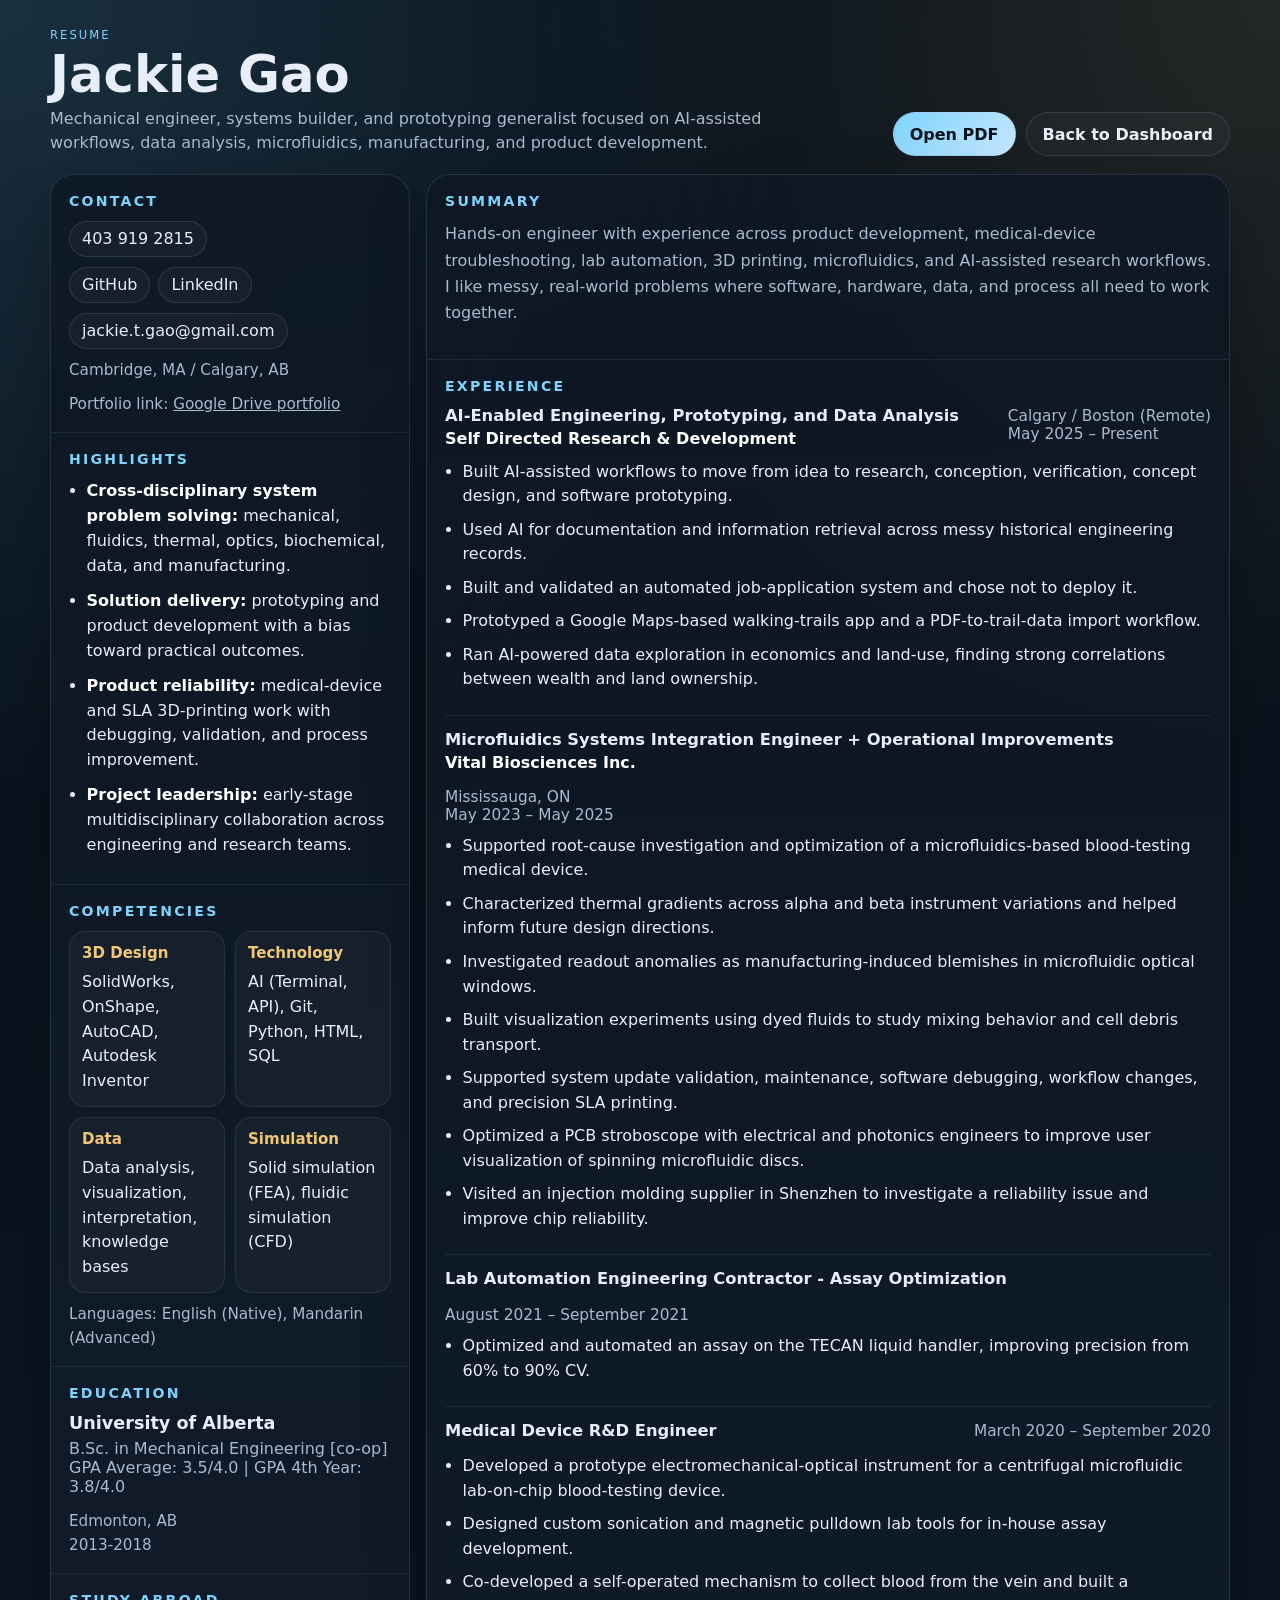
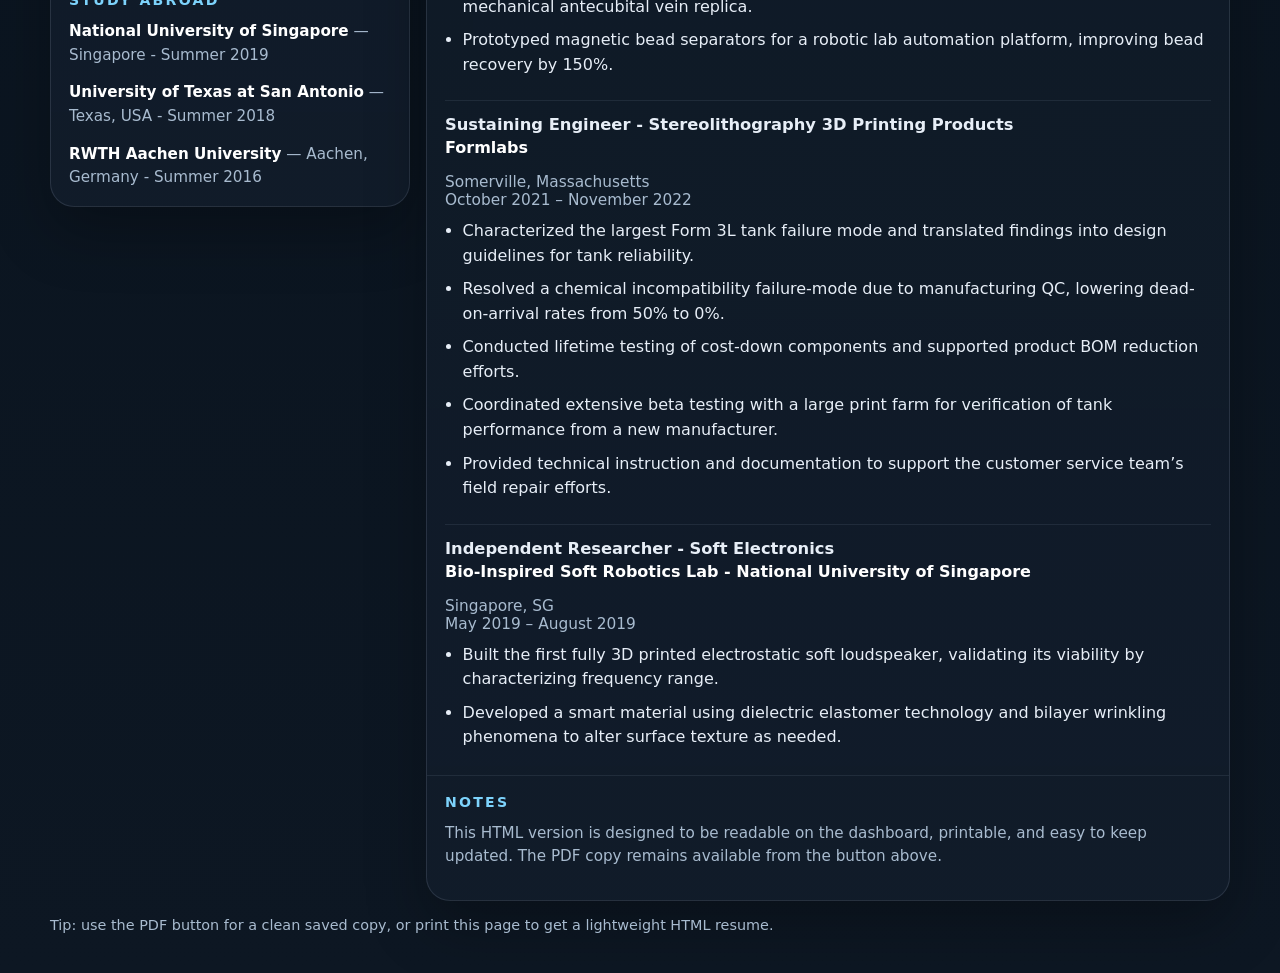
<file: projects/resume/index.html>
<!doctype html>
<html lang="en">
  <head>
    <meta charset="utf-8" />
    <meta name="viewport" content="width=device-width, initial-scale=1" />
    <title>Jackie Gao — Resume</title>
    <style>
      :root {
        color-scheme: dark;
        --bg: #07111b;
        --bg2: #0d1723;
        --panel: rgba(14, 24, 36, 0.88);
        --panel-strong: rgba(17, 28, 42, 0.98);
        --line: rgba(148, 163, 184, 0.18);
        --text: #e7eef7;
        --muted: #a8bbcf;
        --accent: #7dd3fc;
        --accent-2: #f0c674;
      }

      * {
        box-sizing: border-box;
      }

      html,
      body {
        margin: 0;
        min-height: 100%;
      }

      body {
        font-family: Inter, ui-sans-serif, system-ui, -apple-system, BlinkMacSystemFont, "Segoe UI", sans-serif;
        color: var(--text);
        background:
          radial-gradient(circle at top left, rgba(125, 211, 252, 0.16), transparent 28%),
          radial-gradient(circle at top right, rgba(240, 198, 116, 0.12), transparent 26%),
          linear-gradient(180deg, var(--bg) 0%, var(--bg2) 100%);
      }

      a {
        color: inherit;
      }

      .page {
        width: min(1180px, calc(100% - 32px));
        margin: 0 auto;
        padding: 28px 0 40px;
      }

      .topbar {
        display: flex;
        align-items: end;
        justify-content: space-between;
        gap: 20px;
        margin-bottom: 18px;
      }

      .eyebrow {
        margin: 0 0 8px;
        text-transform: uppercase;
        letter-spacing: 0.18em;
        font-size: 0.72rem;
        color: var(--accent);
      }

      h1,
      h2,
      h3,
      p {
        margin-top: 0;
      }

      h1 {
        margin-bottom: 8px;
        font-size: clamp(2.3rem, 4vw, 4.4rem);
        line-height: 0.95;
      }

      .lede {
        margin-bottom: 0;
        color: var(--muted);
        line-height: 1.55;
        max-width: 74ch;
      }

      .actions {
        display: flex;
        flex-wrap: wrap;
        gap: 10px;
        justify-content: flex-end;
      }

      .button,
      .chip {
        display: inline-flex;
        align-items: center;
        justify-content: center;
        text-decoration: none;
        border: 1px solid var(--line);
        border-radius: 999px;
        background: rgba(255, 255, 255, 0.03);
      }

      .button {
        min-height: 44px;
        padding: 0 16px;
        color: var(--text);
        font-weight: 700;
      }

      .button.primary {
        color: #09131e;
        background: linear-gradient(135deg, var(--accent), #c7e7ff);
      }

      .grid {
        display: grid;
        grid-template-columns: minmax(280px, 360px) minmax(0, 1fr);
        gap: 16px;
        align-items: start;
      }

      .panel {
        border: 1px solid var(--line);
        border-radius: 24px;
        background: linear-gradient(180deg, var(--panel), var(--panel-strong));
        box-shadow: 0 24px 60px rgba(0, 0, 0, 0.28);
        overflow: hidden;
      }

      .section {
        padding: 18px 18px 16px;
        border-top: 1px solid rgba(148, 163, 184, 0.12);
      }

      .section:first-child {
        border-top: 0;
      }

      .section h2 {
        margin-bottom: 12px;
        font-size: 0.88rem;
        letter-spacing: 0.16em;
        text-transform: uppercase;
        color: var(--accent);
      }

      .contact-grid {
        display: grid;
        gap: 10px;
      }

      .contact-line {
        display: flex;
        flex-wrap: wrap;
        gap: 8px;
        color: var(--muted);
        line-height: 1.5;
      }

      .chip {
        min-height: 36px;
        padding: 0 12px;
        color: var(--text);
      }

      .summary {
        color: var(--muted);
        line-height: 1.65;
        font-size: 1rem;
      }

      .bullets {
        margin: 0;
        padding-left: 1.1rem;
        color: var(--text);
      }

      .bullets li {
        margin: 0 0 0.65rem;
        line-height: 1.55;
      }

      .bullets strong {
        color: #fff;
      }

      .meta-row {
        display: flex;
        justify-content: space-between;
        gap: 14px;
        flex-wrap: wrap;
        align-items: baseline;
      }

      .meta-row h3 {
        margin-bottom: 6px;
        font-size: 1.1rem;
      }

      .meta-row p {
        margin-bottom: 0;
        color: var(--muted);
      }

      .small-note {
        color: var(--muted);
        font-size: 0.95rem;
        line-height: 1.55;
      }

      .stack {
        display: grid;
        gap: 14px;
      }

      .experience-item {
        padding-top: 14px;
        border-top: 1px solid rgba(148, 163, 184, 0.12);
      }

      .experience-item:first-child {
        padding-top: 0;
        border-top: 0;
      }

      .experience-item h3 {
        margin-bottom: 4px;
        font-size: 1.02rem;
      }

      .experience-item .role {
        margin-bottom: 2px;
        color: #fff;
        font-weight: 700;
      }

      .experience-item .meta {
        color: var(--muted);
        font-size: 0.96rem;
      }

      .experience-item ul {
        margin: 10px 0 0;
        padding-left: 1.1rem;
        color: var(--text);
      }

      .experience-item li {
        margin-bottom: 0.55rem;
        line-height: 1.54;
      }

      .tag-grid {
        display: grid;
        grid-template-columns: repeat(2, minmax(0, 1fr));
        gap: 10px;
      }

      .tag-group {
        padding: 12px;
        border: 1px solid rgba(148, 163, 184, 0.14);
        border-radius: 16px;
        background: rgba(255, 255, 255, 0.03);
      }

      .tag-group h3 {
        margin-bottom: 8px;
        font-size: 0.94rem;
        color: var(--accent-2);
      }

      .tag-group p {
        margin: 0;
        color: var(--text);
        line-height: 1.55;
      }

      .two-col {
        display: grid;
        grid-template-columns: repeat(2, minmax(0, 1fr));
        gap: 14px;
      }

      .print-note {
        margin-top: 16px;
        color: var(--muted);
        font-size: 0.9rem;
      }

      @media (max-width: 900px) {
        .topbar,
        .grid,
        .two-col,
        .tag-grid {
          grid-template-columns: 1fr;
          display: grid;
        }

        .topbar {
          align-items: start;
        }

        .actions {
          justify-content: flex-start;
        }
      }

      @media print {
        body {
          background: white;
          color: black;
        }

        .page {
          width: auto;
          padding: 0;
        }

        .topbar,
        .actions,
        .print-note {
          display: none;
        }

        .panel {
          box-shadow: none;
          background: white;
          border-color: #cfd8e3;
        }

        .section {
          border-top-color: #d9e2ec;
        }

        .eyebrow,
        .section h2,
        .tag-group h3,
        .button.primary {
          color: #0f172a;
        }

        .lede,
        .summary,
        .small-note,
        .contact-line,
        .experience-item .meta,
        .experience-item ul,
        .tag-group p {
          color: #1f2937;
        }
      }
    </style>
  </head>
  <body>
    <main class="page">
      <div class="topbar">
        <div>
          <p class="eyebrow">Resume</p>
          <h1>Jackie Gao</h1>
          <p class="lede">
            Mechanical engineer, systems builder, and prototyping generalist focused on AI-assisted workflows,
            data analysis, microfluidics, manufacturing, and product development.
          </p>
        </div>
        <div class="actions">
          <a class="button primary" href="../Jackie%20Gao%20Resume.pdf" target="_blank" rel="noopener noreferrer">Open PDF</a>
          <a class="button" href="../../index.html">Back to Dashboard</a>
        </div>
      </div>

      <div class="grid">
        <aside class="panel">
          <section class="section">
            <h2>Contact</h2>
            <div class="contact-grid">
              <div class="contact-line">
                <span class="chip">403 919 2815</span>
              </div>
              <div class="contact-line">
                <a class="chip" href="https://github.com/full-metal-Jackiet" target="_blank" rel="noopener noreferrer">GitHub</a>
                <a class="chip" href="https://www.linkedin.com/in/jackie-gao-48895b112" target="_blank" rel="noopener noreferrer">LinkedIn</a>
              </div>
              <div class="contact-line">
                <a class="chip" href="mailto:jackie.t.gao@gmail.com">jackie.t.gao@gmail.com</a>
              </div>
              <div class="small-note">Cambridge, MA / Calgary, AB</div>
              <div class="small-note">
                Portfolio link:
                <a href="https://drive.google.com/file/d/1krtsZ3GyCqLNlDCJU9L4x6QvWiJ5ToeT/view?usp=share_link" target="_blank" rel="noopener noreferrer">Google Drive portfolio</a>
              </div>
            </div>
          </section>

          <section class="section">
            <h2>Highlights</h2>
            <ul class="bullets">
              <li><strong>Cross-disciplinary system problem solving:</strong> mechanical, fluidics, thermal, optics, biochemical, data, and manufacturing.</li>
              <li><strong>Solution delivery:</strong> prototyping and product development with a bias toward practical outcomes.</li>
              <li><strong>Product reliability:</strong> medical-device and SLA 3D-printing work with debugging, validation, and process improvement.</li>
              <li><strong>Project leadership:</strong> early-stage multidisciplinary collaboration across engineering and research teams.</li>
            </ul>
          </section>

          <section class="section">
            <h2>Competencies</h2>
            <div class="tag-grid">
              <div class="tag-group">
                <h3>3D Design</h3>
                <p>SolidWorks, OnShape, AutoCAD, Autodesk Inventor</p>
              </div>
              <div class="tag-group">
                <h3>Technology</h3>
                <p>AI (Terminal, API), Git, Python, HTML, SQL</p>
              </div>
              <div class="tag-group">
                <h3>Data</h3>
                <p>Data analysis, visualization, interpretation, knowledge bases</p>
              </div>
              <div class="tag-group">
                <h3>Simulation</h3>
                <p>Solid simulation (FEA), fluidic simulation (CFD)</p>
              </div>
            </div>
            <div class="small-note" style="margin-top:10px;">Languages: English (Native), Mandarin (Advanced)</div>
          </section>

          <section class="section">
            <h2>Education</h2>
            <div class="meta-row">
              <div>
                <h3>University of Alberta</h3>
                <p>B.Sc. in Mechanical Engineering [co-op]</p>
                <p>GPA Average: 3.5/4.0 | GPA 4th Year: 3.8/4.0</p>
              </div>
              <div class="small-note">Edmonton, AB<br />2013-2018</div>
            </div>
          </section>

          <section class="section">
            <h2>Study Abroad</h2>
            <div class="stack">
              <div class="small-note"><strong style="color:#fff;">National University of Singapore</strong> — Singapore - Summer 2019</div>
              <div class="small-note"><strong style="color:#fff;">University of Texas at San Antonio</strong> — Texas, USA - Summer 2018</div>
              <div class="small-note"><strong style="color:#fff;">RWTH Aachen University</strong> — Aachen, Germany - Summer 2016</div>
            </div>
          </section>
        </aside>

        <section class="panel">
          <section class="section">
            <h2>Summary</h2>
            <p class="summary">
              Hands-on engineer with experience across product development, medical-device troubleshooting,
              lab automation, 3D printing, microfluidics, and AI-assisted research workflows. I like messy,
              real-world problems where software, hardware, data, and process all need to work together.
            </p>
          </section>

          <section class="section">
            <h2>Experience</h2>
            <div class="stack">
              <article class="experience-item">
                <div class="meta-row">
                  <div>
                    <h3>AI-Enabled Engineering, Prototyping, and Data Analysis</h3>
                    <div class="role">Self Directed Research & Development</div>
                  </div>
                  <div class="meta">Calgary / Boston (Remote)<br />May 2025 – Present</div>
                </div>
                <ul>
                  <li>Built AI-assisted workflows to move from idea to research, conception, verification, concept design, and software prototyping.</li>
                  <li>Used AI for documentation and information retrieval across messy historical engineering records.</li>
                  <li>Built and validated an automated job-application system and chose not to deploy it.</li>
                  <li>Prototyped a Google Maps-based walking-trails app and a PDF-to-trail-data import workflow.</li>
                  <li>Ran AI-powered data exploration in economics and land-use, finding strong correlations between wealth and land ownership.</li>
                </ul>
              </article>

              <article class="experience-item">
                <div class="meta-row">
                  <div>
                    <h3>Microfluidics Systems Integration Engineer + Operational Improvements</h3>
                    <div class="role">Vital Biosciences Inc.</div>
                  </div>
                  <div class="meta">Mississauga, ON<br />May 2023 – May 2025</div>
                </div>
                <ul>
                  <li>Supported root-cause investigation and optimization of a microfluidics-based blood-testing medical device.</li>
                  <li>Characterized thermal gradients across alpha and beta instrument variations and helped inform future design directions.</li>
                  <li>Investigated readout anomalies as manufacturing-induced blemishes in microfluidic optical windows.</li>
                  <li>Built visualization experiments using dyed fluids to study mixing behavior and cell debris transport.</li>
                  <li>Supported system update validation, maintenance, software debugging, workflow changes, and precision SLA printing.</li>
                  <li>Optimized a PCB stroboscope with electrical and photonics engineers to improve user visualization of spinning microfluidic discs.</li>
                  <li>Visited an injection molding supplier in Shenzhen to investigate a reliability issue and improve chip reliability.</li>
                </ul>
              </article>

              <article class="experience-item">
                <div class="meta-row">
                  <div>
                    <h3>Lab Automation Engineering Contractor - Assay Optimization</h3>
                  </div>
                  <div class="meta">August 2021 – September 2021</div>
                </div>
                <ul>
                  <li>Optimized and automated an assay on the TECAN liquid handler, improving precision from 60% to 90% CV.</li>
                </ul>
              </article>

              <article class="experience-item">
                <div class="meta-row">
                  <div>
                    <h3>Medical Device R&amp;D Engineer</h3>
                  </div>
                  <div class="meta">March 2020 – September 2020</div>
                </div>
                <ul>
                  <li>Developed a prototype electromechanical-optical instrument for a centrifugal microfluidic lab-on-chip blood-testing device.</li>
                  <li>Designed custom sonication and magnetic pulldown lab tools for in-house assay development.</li>
                  <li>Co-developed a self-operated mechanism to collect blood from the vein and built a mechanical antecubital vein replica.</li>
                  <li>Prototyped magnetic bead separators for a robotic lab automation platform, improving bead recovery by 150%.</li>
                </ul>
              </article>

              <article class="experience-item">
                <div class="meta-row">
                  <div>
                    <h3>Sustaining Engineer - Stereolithography 3D Printing Products</h3>
                    <div class="role">Formlabs</div>
                  </div>
                  <div class="meta">Somerville, Massachusetts<br />October 2021 – November 2022</div>
                </div>
                <ul>
                  <li>Characterized the largest Form 3L tank failure mode and translated findings into design guidelines for tank reliability.</li>
                  <li>Resolved a chemical incompatibility failure-mode due to manufacturing QC, lowering dead-on-arrival rates from 50% to 0%.</li>
                  <li>Conducted lifetime testing of cost-down components and supported product BOM reduction efforts.</li>
                  <li>Coordinated extensive beta testing with a large print farm for verification of tank performance from a new manufacturer.</li>
                  <li>Provided technical instruction and documentation to support the customer service team’s field repair efforts.</li>
                </ul>
              </article>

              <article class="experience-item">
                <div class="meta-row">
                  <div>
                    <h3>Independent Researcher - Soft Electronics</h3>
                    <div class="role">Bio-Inspired Soft Robotics Lab - National University of Singapore</div>
                  </div>
                  <div class="meta">Singapore, SG<br />May 2019 – August 2019</div>
                </div>
                <ul>
                  <li>Built the first fully 3D printed electrostatic soft loudspeaker, validating its viability by characterizing frequency range.</li>
                  <li>Developed a smart material using dielectric elastomer technology and bilayer wrinkling phenomena to alter surface texture as needed.</li>
                </ul>
              </article>
            </div>
          </section>

          <section class="section">
            <h2>Notes</h2>
            <p class="small-note">
              This HTML version is designed to be readable on the dashboard, printable, and easy to keep updated.
              The PDF copy remains available from the button above.
            </p>
          </section>
        </section>
      </div>

      <div class="print-note">Tip: use the PDF button for a clean saved copy, or print this page to get a lightweight HTML resume.</div>
    </main>
  </body>
</html>
</file>
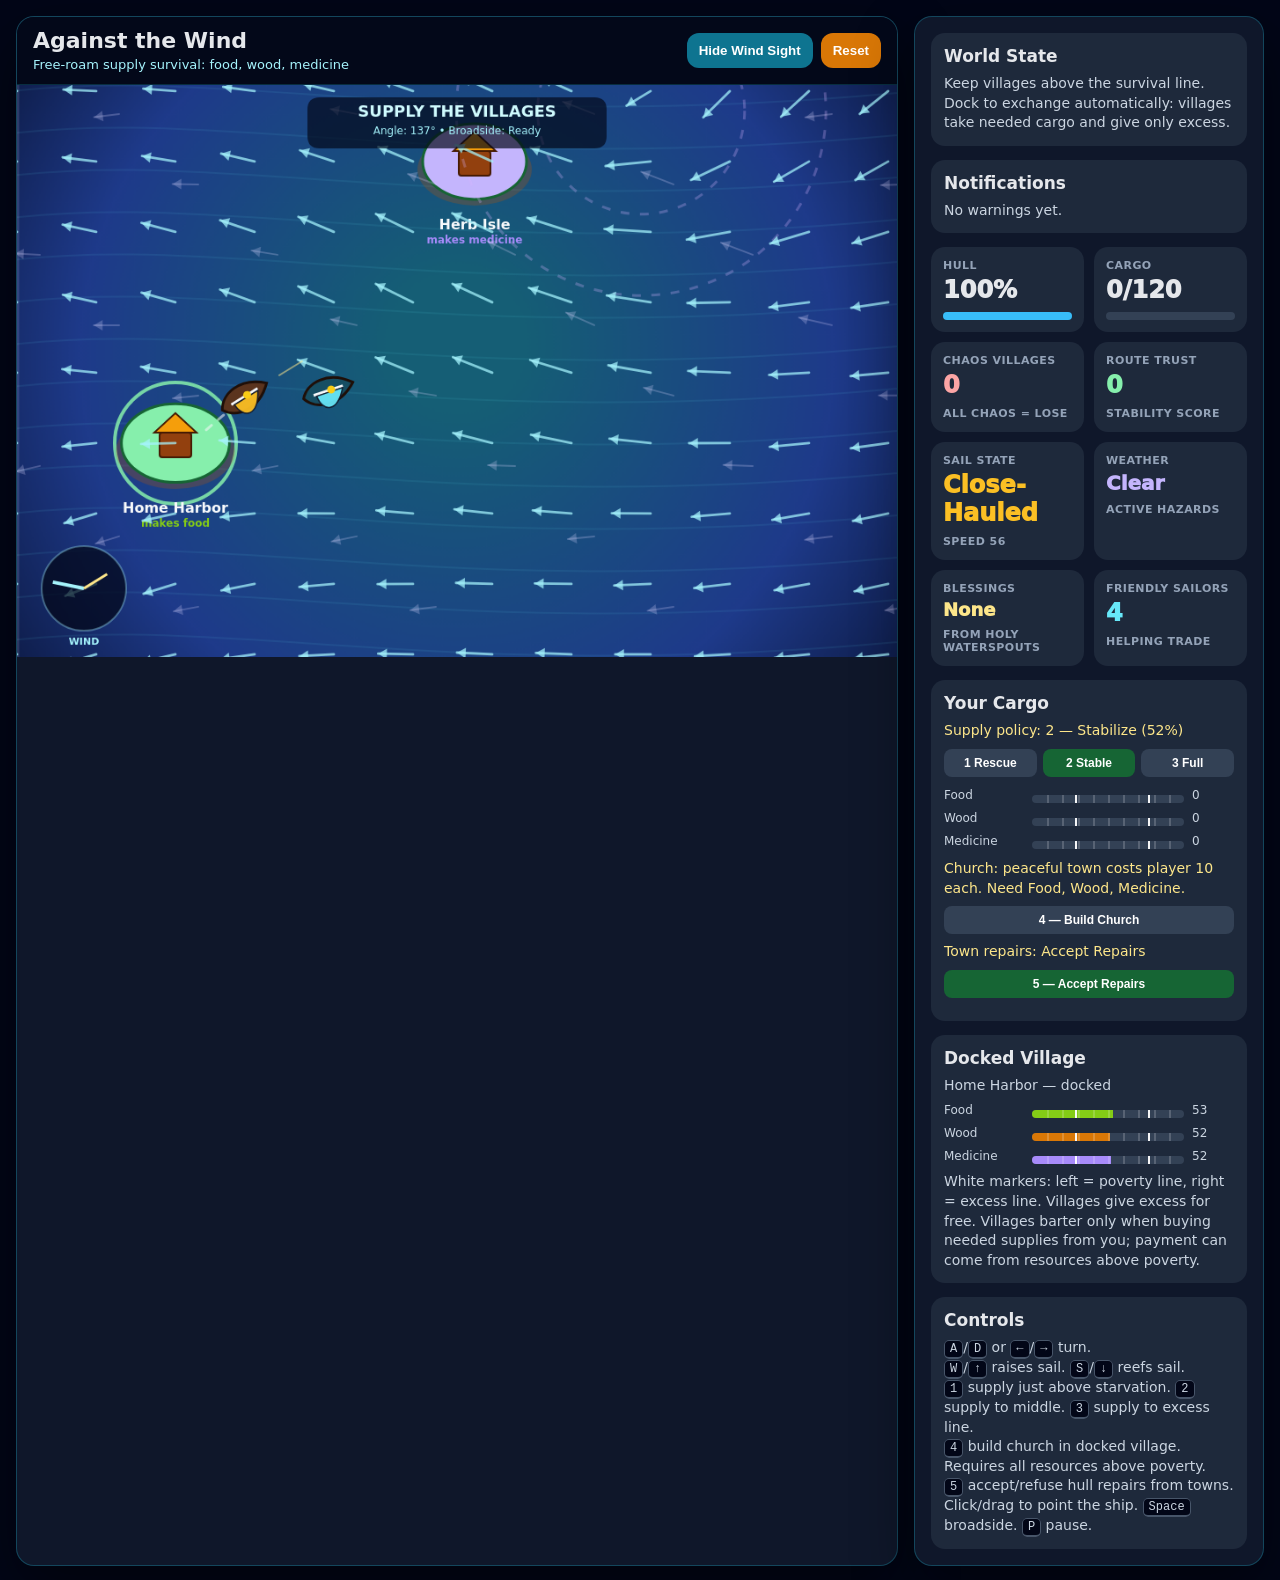
<file: projects/Against the Wind - Trade Challenge/Against The Wind V1.html>
<!DOCTYPE html>
<html lang="en">
<head>
  <meta charset="UTF-8" />
  <meta name="viewport" content="width=device-width, initial-scale=1.0" />
  <title>Against the Wind - Supply Loop Prototype</title>
  <style>
    * { box-sizing: border-box; }
    body {
      margin: 0;
      min-height: 100vh;
      background: #020617;
      color: #e5e7eb;
      font-family: system-ui, -apple-system, BlinkMacSystemFont, "Segoe UI", sans-serif;
      display: flex;
      align-items: center;
      justify-content: center;
      padding: 16px;
    }
    .shell {
      width: min(1320px, 100%);
      display: grid;
      grid-template-columns: 1fr 350px;
      gap: 16px;
    }
    .game-panel, .side-panel {
      border: 1px solid rgba(34, 211, 238, 0.25);
      background: #0f172a;
      border-radius: 18px;
      overflow: hidden;
      box-shadow: 0 24px 60px rgba(0,0,0,0.45);
    }
    .topbar {
      min-height: 68px;
      padding: 12px 16px;
      background: rgba(2,6,23,0.88);
      border-bottom: 1px solid rgba(34,211,238,0.18);
      display: flex;
      justify-content: space-between;
      align-items: center;
      gap: 12px;
    }
    h1 { margin: 0; font-size: 22px; line-height: 1; }
    .subtitle { margin-top: 5px; color: #a5f3fc; font-size: 13px; }
    .button-row { display: flex; gap: 8px; flex-wrap: wrap; justify-content: flex-end; }
    button { border: 0; color: white; font-weight: 850; border-radius: 12px; padding: 10px 12px; cursor: pointer; background: #0e7490; }
    button:hover { filter: brightness(1.12); }
    button.secondary { background: #d97706; }
    canvas { width: 100%; display: block; background: radial-gradient(circle at center, #155e75 0%, #1e3a8a 50%, #020617 100%); cursor: crosshair; }
    .side-panel { padding: 16px; display: flex; flex-direction: column; gap: 14px; }
    .card { background: #1e293b; border-radius: 14px; padding: 13px; }
    .card h2, .card h3 { margin: 0 0 8px; font-size: 17px; }
    .card p { margin: 0; color: #cbd5e1; font-size: 14px; line-height: 1.4; }
    .stats { display: grid; grid-template-columns: 1fr 1fr; gap: 10px; }
    .stat { background: #1e293b; border-radius: 14px; padding: 12px; }
    .label { color: #94a3b8; font-size: 11px; font-weight: 850; letter-spacing: 0.04em; text-transform: uppercase; }
    .value { margin-top: 4px; font-size: 24px; font-weight: 950; }
    .bar { height: 8px; border-radius: 99px; background: #334155; margin-top: 8px; overflow: hidden; position: relative; }
    .fill { height: 100%; width: 100%; background: #84cc16; }
    .marker { position: absolute; top: 0; width: 2px; height: 100%; background: rgba(255,255,255,0.9); }
    .row { display: grid; grid-template-columns: 80px 1fr 42px; gap: 8px; align-items: center; margin: 7px 0; }
    .mini { font-size: 12px; color: #cbd5e1; }
    .hint { color: #67e8f9; }
    kbd { background: #020617; border: 1px solid #475569; border-bottom-width: 2px; padding: 1px 5px; border-radius: 5px; font-size: 12px; }
    @media (max-width: 980px) { .shell { grid-template-columns: 1fr; } }
  </style>
</head>
<body>
  <main class="shell">
    <section class="game-panel">
      <div class="topbar">
        <div>
          <h1>Against the Wind</h1>
          <div class="subtitle">Free-roam supply survival: food, wood, medicine</div>
        </div>
        <div class="button-row">
          <button id="windSightButton">Hide Wind Sight</button>
          <button id="resetButton" class="secondary">Reset</button>
        </div>
      </div>
      <canvas id="game" width="1000" height="650"></canvas>
    </section>

    <aside class="side-panel">
      <div class="card">
        <h2>World State</h2>
        <p id="message">No guided deliveries. Dock at villages, take their excess, and refill shortages before every village falls into chaos.</p>
      </div>

      <div class="card">
        <h3>Notifications</h3>
        <div id="notificationPanel"><p class="mini">No warnings yet.</p></div>
      </div>

      <div class="stats">
        <div class="stat"><div class="label">Hull</div><div class="value" id="hullValue">100%</div><div class="bar"><div class="fill" id="hullFill" style="background:#38bdf8"></div></div></div>
        <div class="stat"><div class="label">Cargo</div><div class="value" id="cargoValue">0/120</div><div class="bar"><div class="fill" id="cargoFill" style="background:#fde68a;width:0%"></div></div></div>
        <div class="stat"><div class="label">Chaos Villages</div><div class="value" id="chaosValue" style="color:#fca5a5;">0</div><div class="label" style="margin-top:8px;">all chaos = lose</div></div>
        <div class="stat"><div class="label">Route Trust</div><div class="value" id="trustValue" style="color:#86efac;">0</div><div class="label" style="margin-top:8px;">stability score</div></div>
        <div class="stat"><div class="label">Sail State</div><div class="value" id="sailStateValue">Reach</div><div class="label" id="speedValue" style="margin-top:8px;">Speed 0</div></div>
        <div class="stat"><div class="label">Weather</div><div class="value" id="weatherValue" style="color:#c4b5fd;font-size:20px;">Clear</div><div class="label" style="margin-top:8px;">active hazards</div></div>
        <div class="stat"><div class="label">Blessings</div><div class="value" id="blessingValue" style="color:#fde68a;font-size:18px;">None</div><div class="label" style="margin-top:8px;">from holy waterspouts</div></div>
        <div class="stat"><div class="label">Friendly Sailors</div><div class="value" id="friendlyValue" style="color:#67e8f9;">0</div><div class="label" style="margin-top:8px;">helping trade</div></div>
      </div>

      <div class="card">
        <h3>Your Cargo</h3>
        
        <div id="cargoPanel"></div>
      </div>

      <div class="card">
        <h3>Docked Village</h3>
        <p id="dockName" class="hint">Not docked</p>
        <div id="villagePanel"></div>
        <p class="mini" style="margin-top:8px;">White markers: left = poverty line, right = excess line. Villages give excess for free. Villages barter only when buying needed supplies from you; payment can come from resources above poverty.</p>
      </div>

      <div class="card">
        <h3>Controls</h3>
        <p>
          <kbd>A</kbd>/<kbd>D</kbd> or <kbd>←</kbd>/<kbd>→</kbd> turn.<br />
          <kbd>W</kbd>/<kbd>↑</kbd> raises sail. <kbd>S</kbd>/<kbd>↓</kbd> reefs sail.<br />
          <kbd>1</kbd> supply just above starvation. <kbd>2</kbd> supply to middle. <kbd>3</kbd> supply to excess line.<br />
          <kbd>4</kbd> build church in docked village. Requires all resources above poverty.<br />
          <kbd>5</kbd> accept/refuse hull repairs from towns.<br />
          Click/drag to point the ship. <kbd>Space</kbd> broadside. <kbd>P</kbd> pause.
        </p>
      </div>
    </aside>
  </main>

  <script>
    const canvas = document.getElementById("game");
    const ctx = canvas.getContext("2d");

    const VIEW_W = canvas.width;
    const VIEW_H = canvas.height;
    const WORLD_W = 2300;
    const WORLD_H = 1650;
    const MAX_HULL = 100;
    const CARGO_CAPACITY = 120;
    const BROADSIDE_RELOAD = 1.05;
    const SURVIVAL_LINE = 28;
    const STABLE_LINE = 30;
    const EXCESS_LINE = 76;
    const CHURCH_RESOURCE_COST = 10;
    const CHURCH_WOOD_COST = CHURCH_RESOURCE_COST;
    const CONVERTED_GIVE_LINE = Math.round((SURVIVAL_LINE + EXCESS_LINE) / 2);
    const TRADE_LINE = SURVIVAL_LINE;
    const SUPPLIES = ["food", "wood", "medicine"];
    const SUPPLY_META = {
      food: { label: "Food", color: "#84cc16" },
      wood: { label: "Wood", color: "#d97706" },
      medicine: { label: "Medicine", color: "#a78bfa" }
    };

    const BASE_VILLAGES = [
      // 9 villages total: 3 food, 4 wood, 2 medicine.
      // All villages start at the middle of the stable range: between poverty and excess.
      // Production differences emerge over time from each village's produces field.
      { id: 0, name: "Home Harbor", x: 180, y: 1360, r: 52, color: "#86efac", produces: "food", supplies: { food: 52, wood: 52, medicine: 52 } },
      { id: 1, name: "East Village", x: 1900, y: 250, r: 58, color: "#bbf7d0", produces: "food", supplies: { food: 52, wood: 52, medicine: 52 } },
      { id: 2, name: "Sunfruit Cay", x: 2140, y: 700, r: 50, color: "#fef08a", produces: "food", supplies: { food: 52, wood: 52, medicine: 52 } },

      { id: 3, name: "Pine Dock", x: 1080, y: 1330, r: 58, color: "#a7f3d0", produces: "wood", supplies: { food: 52, wood: 52, medicine: 52 } },
      { id: 4, name: "Northlight", x: 850, y: 160, r: 50, color: "#bfdbfe", produces: "wood", supplies: { food: 52, wood: 52, medicine: 52 } },
      { id: 5, name: "Cedarwatch", x: 2040, y: 1250, r: 52, color: "#bbf7d0", produces: "wood", supplies: { food: 52, wood: 52, medicine: 52 } },

      { id: 6, name: "Reefhaven", x: 520, y: 420, r: 56, color: "#67e8f9", produces: "medicine", supplies: { food: 52, wood: 52, medicine: 52 } },
      { id: 7, name: "Fogbell", x: 1280, y: 680, r: 48, color: "#ddd6fe", produces: "wood", supplies: { food: 52, wood: 52, medicine: 52 } },
      { id: 8, name: "Herb Isle", x: 520, y: 1040, r: 50, color: "#c4b5fd", produces: "medicine", supplies: { food: 52, wood: 52, medicine: 52 } }
    ];

    const ui = {
      message: document.getElementById("message"),
      hullValue: document.getElementById("hullValue"), hullFill: document.getElementById("hullFill"),
      cargoValue: document.getElementById("cargoValue"), cargoFill: document.getElementById("cargoFill"),
      chaosValue: document.getElementById("chaosValue"), trustValue: document.getElementById("trustValue"),
      sailStateValue: document.getElementById("sailStateValue"), speedValue: document.getElementById("speedValue"),
      weatherValue: document.getElementById("weatherValue"),
      blessingValue: document.getElementById("blessingValue"),
      friendlyValue: document.getElementById("friendlyValue"),
      cargoPanel: document.getElementById("cargoPanel"), dockName: document.getElementById("dockName"), villagePanel: document.getElementById("villagePanel"),
      notificationPanel: document.getElementById("notificationPanel"),
      windSightButton: document.getElementById("windSightButton"), resetButton: document.getElementById("resetButton")
    };

    let state;
    let keys = {};
    let mouseDown = false;
    let last = performance.now();

    function spawnFriendlySailors() {
      if (!state) return;
      const starts = [0, 3, 6, 7].filter(id => state.villages && state.villages[id]);
      state.friendlySailors = starts.map((id, i) => {
        const v = state.villages[id];
        return {
          x: v.x + 40 + Math.random() * 40,
          y: v.y - 30 + Math.random() * 40,
          angle: Math.random() * Math.PI * 2,
          cargo: { food: 0, wood: 0, medicine: 0 },
          capacity: 55,
          targetId: state.villages[(id + 1) % state.villages.length].id,
          hp: 42,
          alive: true,
          dockTimer: 0,
          name: "Trader " + (i + 1)
        };
      });
    }

    function reset() {
      const start = BASE_VILLAGES[0];
      state = {
        villages: BASE_VILLAGES.map(v => ({
          ...v,
          supplies: { ...v.supplies },
          chaos: false,
          church: false,
          chaosTimer: 0,
          pirateTimer: 4 + Math.random() * 5,
          stableAlert: { food: false, wood: false, medicine: false }
        })),
        pos: { x: start.x + 35, y: start.y - 15 },
        headingAngle: -0.55,
        sailPower: 1,
        time: 0,
        hull: MAX_HULL,
        cargo: { food: 0, wood: 0, medicine: 0 },
        give: { food: true, wood: true, medicine: true },
        supplyMode: 2,
        acceptRepairs: true,
        dockedId: null,
        trail: [],
        paused: false,
        gameOver: false,
        windSight: true,
        trust: 0,
        speed: 0,
        speedState: "Reach",
        noSailPressure: 0,
        reload: 0,
        flash: 0,
        tick: 0,
        cam: { x: 0, y: 0 },
        cannonballs: [], pirateShots: [], particles: [], pirates: [],
        friendlySailors: [],
        seaMonsters: [], monsterTimer: 20,
        weatherEvents: [], weatherTimer: 10, weatherAlert: "Clear",
        notifications: [],
        holySpouts: [], holySpoutTimer: 3,
        blessings: { speed: 0, homeProduction: 0, globalProduction: 0 },
        multiplayer: { connected: false, id: null, ws: null, others: {}, sendTimer: 0 },
        messageTimer: 4,
        message: "Keep villages above the survival line. Dock to exchange automatically: villages take needed cargo and give only excess."
      };
      state.trail = [{ ...state.pos }];
      spawnFriendlySailors();
      spawnSeaMonster();
      updateCamera(1);
      connectMultiplayer();
      updateUI();
    }

    function clamp(v, min, max) { return Math.max(min, Math.min(max, v)); }
    function lerp(a, b, t) { return a + (b - a) * t; }
    function normalize(v) { const m = Math.hypot(v.x, v.y) || 1; return { x: v.x / m, y: v.y / m }; }
    function dist(a, b) { return Math.hypot(a.x - b.x, a.y - b.y); }
    function angleToVec(a) { return { x: Math.cos(a), y: Math.sin(a) }; }
    function wrapAngle(a) { while (a > Math.PI) a -= Math.PI * 2; while (a < -Math.PI) a += Math.PI * 2; return a; }
    function turnToward(current, target, maxStep) { return current + clamp(wrapAngle(target - current), -maxStep, maxStep); }
    function angleBetween(a, b) { return Math.abs(wrapAngle(Math.atan2(a.y, a.x) - Math.atan2(b.y, b.x))); }
    function cargoTotal() { return SUPPLIES.reduce((sum, s) => sum + state.cargo[s], 0); }
    function cargoFree() { return Math.max(0, CARGO_CAPACITY - cargoTotal()); }

    function screenToWorld(sx, sy) {
      const rect = canvas.getBoundingClientRect();
      return { x: (sx - rect.left) * (canvas.width / rect.width) + state.cam.x, y: (sy - rect.top) * (canvas.height / rect.height) + state.cam.y };
    }
    function setHeadingToward(worldPoint) {
      if (state.gameOver) return;
      const dx = worldPoint.x - state.pos.x, dy = worldPoint.y - state.pos.y;
      if (Math.hypot(dx, dy) > 4) state.headingAngle = Math.atan2(dy, dx);
    }

    function getSwirlCores(t) {
      return [
        { x: 620 + Math.sin(t * 0.35) * 220, y: 840 + Math.cos(t * 0.27) * 150, r: 420, power: 1.25, spin: 1 },
        { x: 1400 + Math.cos(t * 0.31) * 260, y: 560 + Math.sin(t * 0.42) * 200, r: 460, power: 1.1, spin: -1 },
        { x: 1280 + Math.sin(t * 0.55) * 340, y: 1180 + Math.cos(t * 0.38) * 180, r: 380, power: 0.95, spin: 1 },
        { x: 1850 + Math.cos(t * 0.46) * 220, y: 900 + Math.sin(t * 0.33) * 210, r: 360, power: 0.9, spin: -1 }
      ];
    }

    function windAt(x, y, t, future = 0) {
      const tt = t + future;
      let vx = -0.8, vy = 0;
      const lane1 = Math.sin(y / 95 + tt * 1.15) * 0.7;
      const lane2 = Math.sin((x + y * 0.6) / 160 - tt * 0.95) * 0.55;
      const lane3 = Math.cos((x - y) / 210 + tt * 0.72) * 0.45;
      vx += Math.cos(Math.PI + lane1 * 0.7 + lane2 * 0.45) * 0.55;
      vy += Math.sin(Math.PI + lane1 * 0.7 + lane2 * 0.45) * 0.55 + lane3 * 0.32;
      for (const s of getSwirlCores(tt)) {
        const dx = x - s.x, dy = y - s.y;
        const influence = Math.exp(-(dx * dx + dy * dy) / (s.r * s.r)) * s.power;
        const invD = 1 / (Math.hypot(dx, dy) + 35);
        vx += -dy * invD * influence * s.spin;
        vy += dx * invD * influence * s.spin;
      }
      if (state && state.weatherEvents) {
        for (const e of state.weatherEvents) {
          const dx = x - e.x, dy = y - e.y;
          const d2 = dx * dx + dy * dy;
          const influence = Math.exp(-d2 / (e.r * e.r)) * (e.power || 1);
          if (e.type === "squall") { vx += Math.cos(e.angle) * influence * 1.9; vy += Math.sin(e.angle) * influence * 1.9; }
          if (e.type === "spout") { const invD = 1 / (Math.sqrt(d2) + 25); vx += -dy * invD * influence * e.spin * 2.5; vy += dx * invD * influence * e.spin * 2.5; }
          if (e.type === "fog") { vx += Math.sin((x + e.angle * 30) / 80) * influence * 0.35; vy += Math.cos((y - e.angle * 30) / 80) * influence * 0.35; }
          if (e.type === "storm") { vx += Math.cos(e.angle + Math.PI / 2) * influence * 0.9; vy += Math.sin(e.angle + Math.PI / 2) * influence * 0.9; }
        }
      }
      const mag = Math.hypot(vx, vy) || 1;
      return { x: vx / mag, y: vy / mag, strength: clamp(0.45 + mag * 0.55, 0.35, 1.65) };
    }

    function sailingPerformance(heading, wind) {
      const deg = angleBetween(heading, wind) * 180 / Math.PI;
      if (deg > 158) return { mult: 0.04, label: "In Irons", noSail: 1, deg };
      if (deg > 132) return { mult: lerp(0.28, 0.72, (158 - deg) / 26), label: "Close-Hauled", noSail: clamp((deg - 132) / 26, 0, 1), deg };
      if (deg > 70) return { mult: 1.12 + Math.sin((deg - 70) / 62 * Math.PI) * 0.28, label: "Reach", noSail: 0, deg };
      if (deg > 28) return { mult: 0.9 + Math.sin((deg - 28) / 42 * Math.PI) * 0.12, label: "Broad Reach", noSail: 0, deg };
      return { mult: 0.62, label: "Running", noSail: 0, deg };
    }

    function fogsAt(entity) { return state.weatherEvents.filter(e => e.type === "fog" && e.life > 0 && dist(e, entity) < e.r); }
    function canSeeTarget(observer, target) {
      const targetFogs = fogsAt(target);
      if (!targetFogs.length) return true;
      const observerFogs = fogsAt(observer);
      if (!observerFogs.length) return false;
      return targetFogs.some(fog => dist(observer, fog) < fog.r);
    }

    function pushNotification(text, color = "#fde68a") {
      if (!state.notifications) state.notifications = [];
      state.notifications.unshift({ text, color, life: 18 });
      state.notifications = state.notifications.slice(0, 6);
    }

    function updateNotifications(dt) {
      if (!state.notifications) return;
      for (const n of state.notifications) n.life -= dt;
      state.notifications = state.notifications.filter(n => n.life > 0);
    }

    function renderNotifications() {
      if (!ui.notificationPanel) return;
      if (!state.notifications || !state.notifications.length) {
        ui.notificationPanel.innerHTML = `<p class="mini">No warnings yet.</p>`;
        return;
      }
      ui.notificationPanel.innerHTML = state.notifications.map(n =>
        `<p class="mini" style="margin:0 0 7px;color:${n.color};">${n.text}</p>`
      ).join("");
    }

    function updateVillages(dt) {
      let chaosCount = 0;
      for (const v of state.villages) {
        // A village with a church is permanently stabilized and can never fall into chaos again.
        if (v.church) {
          v.chaos = false;
          v.chaosTimer = 0;
        }

        if (!v.chaos) {
          for (const s of SUPPLIES) {
            const decay = s === "medicine" ? 0.22 : 0.34;
            v.supplies[s] = clamp(v.supplies[s] - decay * dt, 0, 100);
          }
          const globalBless = state.blessings ? state.blessings.globalProduction : 0;
          const homeBless = state.blessings && v.id === 0 ? state.blessings.homeProduction : 0;
          const churchBoost = v.church ? 0.25 : 0;
          const productionRate = 1.15 * (1 + globalBless + homeBless + churchBoost);
          v.supplies[v.produces] = clamp(v.supplies[v.produces] + productionRate * dt, 0, 100);
        } else {
          for (const s of SUPPLIES) v.supplies[s] = clamp(v.supplies[s] - 0.12 * dt, 0, 100);
          v.pirateTimer -= dt;
          if (v.pirateTimer <= 0) {
            spawnPirateNear(v);
            v.pirateTimer = 10 + Math.random() * 10;
          }
        }

        for (const s of SUPPLIES) {
          if (v.supplies[s] < STABLE_LINE && !v.stableAlert[s]) {
            v.stableAlert[s] = true;
            pushNotification(`${v.name} is below stable ${SUPPLY_META[s].label}.`, "#fbbf24");
          }
          if (v.supplies[s] >= STABLE_LINE + 4 && v.stableAlert[s]) {
            v.stableAlert[s] = false;
          }
        }

        const anyCritical = SUPPLIES.some(s => v.supplies[s] <= 2);
        const abovePoverty = SUPPLIES.every(s => v.supplies[s] >= SURVIVAL_LINE);
        const recovered = v.church && abovePoverty;
        if (!v.church && !v.chaos && anyCritical) {
          v.chaos = true;
          v.chaosTimer = 0;
          v.pirateTimer = 1;
          state.message = `${v.name} has fallen into chaos. Pirates are forming around the harbor.`;
          state.messageTimer = 4;
          pushNotification(`${v.name} has fallen into CHAOS.`, "#f87171");
        } else if (v.chaos && recovered) {
          v.chaos = false;
          state.trust += 12;
          state.message = `${v.name} recovered from chaos after rising above the starvation line. The route network remembers this rescue.`;
          state.messageTimer = 4;
          pushNotification(`${v.name} recovered from chaos.`, "#86efac");
          addParticles(v.x, v.y, 40, "#86efac");
        }
        if (v.chaos) chaosCount++;
      }
      if (state.villages.every(v => v.church)) {
        state.gameOver = true;
        state.message = "Victory. Every island has a church, and the trade world is permanently stabilized.";
        state.messageTimer = 999;
      } else if (chaosCount === state.villages.length) {
        state.gameOver = true;
        state.message = "Game over. All villages have fallen into chaos. The trade world collapsed.";
        state.messageTimer = 999;
      }
    }

    function choosePaymentResource(village, neededSupply) {
      let best = null;
      let bestScore = -Infinity;
      for (const s of SUPPLIES) {
        if (s === neededSupply) continue;
        if (village.supplies[s] <= SURVIVAL_LINE) continue;
        const excessBonus = village.supplies[s] > EXCESS_LINE ? 100 : 0;
        const score = village.supplies[s] + excessBonus + Math.random() * 4;
        if (score > bestScore) {
          bestScore = score;
          best = s;
        }
      }
      return best;
    }

    function tradeRateForVillagePayment(village, paymentSupply) {
      // If the village pays with true excess, that resource is cheap: player receives more.
      // If the village pays from stable reserves, that resource is dear: player receives less.
      return village.supplies[paymentSupply] > EXCESS_LINE ? 1.45 : 0.55;
    }

    function getDockedVillage() {
      if (!state || !state.villages) return null;
      let best = null;
      let bestD = Infinity;
      for (const v of state.villages) {
        const d = dist(state.pos, v);
        if (d < v.r + 72 && d < bestD) {
          best = v;
          bestD = d;
        }
      }
      return best;
    }

    function updateDocking(dt) {
      const dock = getDockedVillage();
      state.dockedId = dock ? dock.id : null;
      if (!dock) return;

      const targetLevel = supplyTargetLevel();

      // Barter: villages buy needed supplies from the player.
      // They must pay using a different resource above the poverty/survival line.
      for (const needed of SUPPLIES) {
        if (!state.give[needed]) continue;
        if (dock.supplies[needed] >= targetLevel) continue;
        if (state.cargo[needed] <= 0) continue;

        const payment = choosePaymentResource(dock, needed);
        if (!payment) continue;

        const rate = tradeRateForVillagePayment(dock, payment);
        const availablePayment = dock.supplies[payment] - SURVIVAL_LINE;
        const needAmount = targetLevel - dock.supplies[needed];

        let giveAmount = Math.min(state.cargo[needed], needAmount, 12 * dt, availablePayment / rate);

        if (giveAmount <= 0.001) continue;

        // Important: giving cargo frees space first. If the ship is full,
        // the village can still receive what it needs. Payment is limited to
        // the space available after unloading, instead of blocking the trade.
        const maxPaymentThatFits = cargoFree() + giveAmount;
        const paymentAmount = Math.min(giveAmount * rate, availablePayment, maxPaymentThatFits);

        state.cargo[needed] -= giveAmount;
        dock.supplies[needed] += giveAmount;
        dock.supplies[payment] -= paymentAmount;
        state.cargo[payment] += paymentAmount;
        state.trust += giveAmount * 0.035;
      }

      // Villages freely give any resource above the excess line.
      for (const s of SUPPLIES) {
        const giveLine = dock.church ? CONVERTED_GIVE_LINE : EXCESS_LINE;
        if (dock.supplies[s] > giveLine && cargoFree() > 0) {
          const giveSpeed = dock.church ? 22 : 14;
          const amount = Math.min(dock.supplies[s] - giveLine, cargoFree(), giveSpeed * dt);
          dock.supplies[s] -= amount;
          state.cargo[s] += amount;
        }
      }

      // Towns offer hull repair while docked. Repair consumes village wood,
      // but the village will not repair you below its survival wood line.
      if (state.acceptRepairs && state.hull < MAX_HULL && dock.supplies.wood > SURVIVAL_LINE) {
        const repairAmount = Math.min(
          MAX_HULL - state.hull,
          (dock.supplies.wood - SURVIVAL_LINE) * 1.2,
          9 * dt
        );
        state.hull += repairAmount;
        dock.supplies.wood -= repairAmount / 1.2;
      }
    }

    function friendlyCargoTotal(sailor) {
      return SUPPLIES.reduce((sum, s) => sum + Math.max(0, sailor.cargo[s] || 0), 0);
    }

    function friendlyCargoFree(sailor) {
      return Math.max(0, sailor.capacity - friendlyCargoTotal(sailor));
    }

    function nearestVillageTo(entity) {
      let best = null;
      let bestD = Infinity;
      for (const v of state.villages) {
        const d = dist(entity, v);
        if (d < bestD) { bestD = d; best = v; }
      }
      return best;
    }

    function chooseFriendlyTarget(sailor) {
      const current = nearestVillageTo(sailor);
      const carrying = friendlyCargoTotal(sailor);
      let best = null;
      let bestScore = -Infinity;

      for (const v of state.villages) {
        if (current && v.id === current.id) continue;
        let score = 0;

        if (carrying > 1) {
          for (const s of SUPPLIES) score += Math.max(0, STABLE_LINE - v.supplies[s]) * (sailor.cargo[s] || 0);
        } else {
          for (const s of SUPPLIES) score += Math.max(0, v.supplies[s] - EXCESS_LINE);
        }

        if (v.chaos && carrying <= 1) score -= 25;
        if (v.chaos && carrying > 1) score += 18;
        score += Math.random() * 5;

        if (score > bestScore) { bestScore = score; best = v; }
      }

      if (!best) {
        const options = state.villages.filter(v => !current || v.id !== current.id);
        best = options[Math.floor(Math.random() * options.length)] || state.villages[0];
      }
      return best.id;
    }

    function spawnFriendlySailors() {
      const starts = [0, 3, 6, 7];
      state.friendlySailors = starts.map((id, i) => {
        const v = state.villages[id % state.villages.length];
        const sailor = {
          x: v.x + 70 + Math.random() * 50,
          y: v.y - 70 + Math.random() * 50,
          angle: Math.random() * Math.PI * 2,
          cargo: { food: 0, wood: 0, medicine: 0 },
          capacity: 55,
          targetId: null,
          hp: 42,
          alive: true,
          dockTimer: 0,
          stuckTimer: 0,
          name: "Trader " + (i + 1)
        };
        sailor.targetId = chooseFriendlyTarget(sailor);
        return sailor;
      });
    }

    function friendlyDockTransfer(sailor, village, dt) {
      // Conservation rule: every unit moved is subtracted from one inventory
      // before being added to another. Friendly traders do not create resources.
      for (const s of SUPPLIES) {
        if (village.supplies[s] < STABLE_LINE && sailor.cargo[s] > 0) {
          const amount = Math.min(sailor.cargo[s], STABLE_LINE - village.supplies[s], 10 * dt);
          if (amount > 0) {
            sailor.cargo[s] -= amount;
            village.supplies[s] += amount;
            state.trust += amount * 0.012;
          }
        }
      }

      for (const s of SUPPLIES) {
        const giveLine = village.church ? CONVERTED_GIVE_LINE : EXCESS_LINE;
        if (village.supplies[s] > giveLine && friendlyCargoFree(sailor) > 0) {
          const giveSpeed = village.church ? 14 : 9;
          const amount = Math.min(village.supplies[s] - giveLine, friendlyCargoFree(sailor), giveSpeed * dt);
          if (amount > 0) {
            village.supplies[s] -= amount;
            sailor.cargo[s] += amount;
          }
        }
      }

      for (const s of SUPPLIES) {
        sailor.cargo[s] = Math.max(0, sailor.cargo[s]);
        village.supplies[s] = clamp(village.supplies[s], 0, 100);
      }
    }

    function updateFriendlySailors(dt) {
      for (const sailor of state.friendlySailors) {
        if (!sailor.alive) continue;
        sailor.dockTimer = Math.max(0, sailor.dockTimer - dt);
        const target = state.villages.find(v => v.id === sailor.targetId) || state.villages[0];
        const d = dist(sailor, target);

        if (d < target.r + 52) {
          friendlyDockTransfer(sailor, target, dt);
          if (sailor.dockTimer <= 0) {
            sailor.targetId = chooseFriendlyTarget(sailor);
            sailor.dockTimer = 1.2;
            sailor.stuckTimer = 0;
          }
        }

        const next = state.villages.find(v => v.id === sailor.targetId) || target;
        const desired = Math.atan2(next.y - sailor.y, next.x - sailor.x);
        sailor.angle = turnToward(sailor.angle, desired, 1.85 * dt);
        const dir = angleToVec(sailor.angle);
        const w = windAt(sailor.x, sailor.y, state.time);
        const perf = sailingPerformance(dir, w);
        const speed = (42 + 20 * perf.mult) * clamp(w.strength, 0.55, 1.25);

        sailor.x = clamp(sailor.x + (dir.x * speed + w.x * w.strength * 7) * dt, 35, WORLD_W - 35);
        sailor.y = clamp(sailor.y + (dir.y * speed + w.y * w.strength * 7) * dt, 35, WORLD_H - 35);

        if (d < target.r + 90) sailor.stuckTimer += dt;
        else sailor.stuckTimer = 0;
        if (sailor.stuckTimer > 6) {
          sailor.targetId = chooseFriendlyTarget(sailor);
          sailor.stuckTimer = 0;
        }
      }
    }

    function spawnPirateNear(v) {
      const a = Math.random() * Math.PI * 2;
      const d = v.r + 130 + Math.random() * 130;
      state.pirates.push({ x: clamp(v.x + Math.cos(a) * d, 70, WORLD_W - 70), y: clamp(v.y + Math.sin(a) * d, 70, WORLD_H - 70), angle: a + Math.PI, hp: 2, maxHp: 2, reload: Math.random() * 1.5, seed: Math.random() * 10, alive: true, hitFlash: 0 });
      state.pirates = state.pirates.slice(-16);
    }

    function blessingSummary() {
      if (!state.blessings) return "None";
      const parts = [];
      if (state.blessings.speed > 0) parts.push(`Speed +${Math.round(state.blessings.speed * 100)}%`);
      if (state.blessings.homeProduction > 0) parts.push(`Home +${Math.round(state.blessings.homeProduction * 100)}%`);
      if (state.blessings.globalProduction > 0) parts.push(`Global +${Math.round(state.blessings.globalProduction * 100)}%`);
      return parts.length ? parts.join(" / ") : "None";
    }

    function villageNeedScore(v) {
      // Higher score means the village is closer to poverty/chaos.
      let score = 0;
      for (const s of SUPPLIES) {
        score += Math.max(0, EXCESS_LINE - v.supplies[s]);
        if (v.supplies[s] < SURVIVAL_LINE) score += 40;
      }
      if (v.chaos) score += 90;
      return score;
    }

    function mostNeedyVillage() {
      let best = state.villages[0];
      let bestScore = -Infinity;
      for (const v of state.villages) {
        const score = villageNeedScore(v) + Math.random() * 18;
        if (score > bestScore) {
          bestScore = score;
          best = v;
        }
      }
      return best;
    }

    function holySpoutDelay() {
      const worstNeed = Math.max(...state.villages.map(villageNeedScore));
      if (worstNeed > 220) return 4 + Math.random() * 5;
      if (worstNeed > 150) return 6 + Math.random() * 7;
      if (worstNeed > 90) return 8 + Math.random() * 10;
      return 12 + Math.random() * 14;
    }

    function holySpoutLocation() {
      // Can spawn anywhere, but needy villages increase nearby spawn probability.
      if (Math.random() < 0.35) {
        return {
          x: 250 + Math.random() * (WORLD_W - 500),
          y: 220 + Math.random() * (WORLD_H - 440),
          villageId: null
        };
      }

      const weighted = state.villages.map(v => ({
        village: v,
        weight: 1 + villageNeedScore(v) / 28
      }));
      let total = weighted.reduce((sum, item) => sum + item.weight, 0);
      let roll = Math.random() * total;
      let chosen = weighted[0].village;
      for (const item of weighted) {
        roll -= item.weight;
        if (roll <= 0) {
          chosen = item.village;
          break;
        }
      }

      const angle = Math.random() * Math.PI * 2;
      const range = chosen.r + 100 + Math.random() * 300;
      return {
        x: clamp(chosen.x + Math.cos(angle) * range, 120, WORLD_W - 120),
        y: clamp(chosen.y + Math.sin(angle) * range, 120, WORLD_H - 120),
        villageId: chosen.id
      };
    }

    function spawnHolySpout() {
      const loc = holySpoutLocation();
      state.holySpouts.push({
        x: loc.x,
        y: loc.y,
        r: 92,
        life: 28,
        maxLife: 28,
        angle: Math.random() * Math.PI * 2,
        used: false,
        villageId: loc.villageId
      });
      state.holySpouts = state.holySpouts.slice(-3);
      state.holySpoutTimer = holySpoutDelay();
    }

    function receiveBlessing() {
      const roll = Math.random();
      let text = "";
      if (roll < 0.34) {
        state.blessings.speed = Math.min(0.45, state.blessings.speed + 0.10);
        text = "Blessing received: your ship sails faster.";
      } else if (roll < 0.67) {
        state.blessings.homeProduction = Math.min(1.0, state.blessings.homeProduction + 0.25);
        text = "Blessing received: Home Harbor production increases.";
      } else {
        state.blessings.globalProduction = Math.min(0.6, state.blessings.globalProduction + 0.08);
        text = "Blessing received: all villages produce slightly more.";
      }
      state.trust += 6;
      addParticles(state.pos.x, state.pos.y, 70, "#fde68a");
    }

    function updateHolySpouts(dt) {
      state.holySpoutTimer -= dt;
      if (state.holySpoutTimer <= 0) spawnHolySpout();

      for (const spout of state.holySpouts) {
        spout.life -= dt;
        spout.angle += dt * 3.2;
        if (!spout.used && dist(spout, state.pos) < spout.r) {
          spout.used = true;
          spout.life = Math.min(spout.life, 1.5);
          // Lift the ship briefly: repair a bit and scatter golden light.
          state.hull = clamp(state.hull + 12, 0, MAX_HULL);
          receiveBlessing();
        }
      }
      state.holySpouts = state.holySpouts.filter(s => s.life > 0);
    }

    function spawnWeather() {
      const x = 200 + Math.random() * (WORLD_W - 400), y = 160 + Math.random() * (WORLD_H - 320);
      const a = Math.random() * Math.PI * 2, roll = Math.random();
      let e;
      if (roll < 0.32) e = { type: "squall", short: "Squall", name: "Black Squall", x, y, r: 260, life: 18, maxLife: 18, angle: a, vx: Math.cos(a) * 24, vy: Math.sin(a) * 24, power: 2.2 };
      else if (roll < 0.58) e = { type: "spout", short: "Spout", name: "Waterspout", x, y, r: 225, life: 16, maxLife: 16, angle: a, vx: Math.cos(a) * 18, vy: Math.sin(a) * 18, power: 2.6, spin: Math.random() < 0.5 ? -1 : 1 };
      else if (roll < 0.80) e = { type: "fog", short: "Fog", name: "Fog Bank", x, y, r: 310, life: 22, maxLife: 22, angle: a, vx: Math.cos(a) * 16, vy: Math.sin(a) * 16, power: 0.8 };
      else e = { type: "storm", short: "Storm", name: "Lightning Storm", x, y, r: 280, life: 20, maxLife: 20, angle: a, vx: Math.cos(a) * 20, vy: Math.sin(a) * 20, power: 1.5, strikeTimer: 1.2 };
      state.weatherEvents.push(e);
      state.weatherEvents = state.weatherEvents.slice(-4);
      state.weatherTimer = 9 + Math.random() * 10;
      state.message = `${e.name} forming over the sea.`;
      state.messageTimer = 3.2;
    }

    function updateWeather(dt) {
      state.weatherTimer -= dt;
      if (state.weatherTimer <= 0) spawnWeather();
      for (const e of state.weatherEvents) {
        e.life -= dt; e.x = clamp(e.x + e.vx * dt, 70, WORLD_W - 70); e.y = clamp(e.y + e.vy * dt, 70, WORLD_H - 70); e.angle += dt * 2.2;
        const d = dist(e, state.pos);
        if (d < e.r) {
          const intensity = 1 - d / e.r;
          if (e.type === "squall") { state.hull = clamp(state.hull - intensity * 4.5 * dt, 0, MAX_HULL); for (const s of SUPPLIES) state.cargo[s] = Math.max(0, state.cargo[s] - intensity * 0.55 * dt); }
          if (e.type === "spout") { const pull = normalize({ x: e.x - state.pos.x, y: e.y - state.pos.y }); const tangent = { x: -pull.y * e.spin, y: pull.x * e.spin }; state.pos.x = clamp(state.pos.x + (pull.x * 55 + tangent.x * 72) * intensity * dt, 35, WORLD_W - 35); state.pos.y = clamp(state.pos.y + (pull.y * 55 + tangent.y * 72) * intensity * dt, 35, WORLD_H - 35); state.hull = clamp(state.hull - intensity * 7 * dt, 0, MAX_HULL); }
          if (e.type === "storm") { e.strikeTimer -= dt; if (e.strikeTimer <= 0) { e.strikeTimer = 1 + Math.random() * 1.4; state.hull = clamp(state.hull - (7 + intensity * 10), 0, MAX_HULL); addParticles(state.pos.x, state.pos.y, 34, "#fde68a"); } }
        }
      }
      state.weatherEvents = state.weatherEvents.filter(e => e.life > 0);
      state.weatherAlert = state.weatherEvents.length ? state.weatherEvents.map(e => e.short).join(", ") : "Clear";
    }

    function makeSeaMonster(x, y) { const hp = 7; return { x, y, angle: Math.random() * Math.PI * 2, hp, maxHp: hp, life: 80, dive: 6 + Math.random() * 5, hitFlash: 0, attackCooldown: 0, targetTimer: 0, targetKind: null, targetIndex: null }; }
    function spawnSeaMonster() { state.seaMonsters = [makeSeaMonster(900 + Math.random() * 700, 500 + Math.random() * 700)]; state.monsterTimer = 24 + Math.random() * 18; }
    function updateSeaMonsters(dt) {
      state.monsterTimer -= dt;
      if (state.monsterTimer <= 0 && state.seaMonsters.length < 2) { state.seaMonsters.push(makeSeaMonster(200 + Math.random() * (WORLD_W - 400), 200 + Math.random() * (WORLD_H - 400))); state.monsterTimer = 28 + Math.random() * 20; }
      for (const m of state.seaMonsters) {
        m.life -= dt; m.hitFlash = Math.max(0, m.hitFlash - dt); m.dive = Math.max(0, m.dive - dt); m.attackCooldown = Math.max(0, m.attackCooldown - dt); m.targetTimer = Math.max(0, m.targetTimer - dt);
        const ships = [{ kind: "player", index: -1, ref: state.pos }];
        state.pirates.forEach((p, index) => { if (p.alive) ships.push({ kind: "pirate", index, ref: p }); });
        state.friendlySailors.forEach((s, index) => { if (s.alive) ships.push({ kind: "friendly", index, ref: s }); });
        let target = ships.find(s => s.kind === m.targetKind && s.index === m.targetIndex);
        if (!target || dist(m, target.ref) > 840 || m.targetTimer <= 0) {
          const candidates = ships.filter(s => dist(m, s.ref) < 840);
          target = candidates.length ? candidates[Math.floor(Math.random() * candidates.length)] : null;
          m.targetKind = target ? target.kind : null; m.targetIndex = target ? target.index : null; m.targetTimer = 3.5 + Math.random() * 3.5;
        }
        let targetAngle = target && m.dive <= 0 ? Math.atan2(target.ref.y - m.y, target.ref.x - m.x) : m.angle + Math.sin(state.time * 2 + m.x * 0.01) * 0.22;
        m.angle = turnToward(m.angle, targetAngle, (m.dive > 0 ? 0.45 : 1.05) * dt);
        const dir = angleToVec(m.angle), w = windAt(m.x, m.y, state.time), swimSpeed = m.dive > 0 ? 38 : 72;
        m.x = clamp(m.x + (dir.x * swimSpeed + w.x * w.strength * 12) * dt, 35, WORLD_W - 35); m.y = clamp(m.y + (dir.y * swimSpeed + w.y * w.strength * 12) * dt, 35, WORLD_H - 35);
        if (target && m.dive <= 0) {
          const d = dist(m, target.ref);
          if (d < 140) {
            if (target.kind === "player") { state.hull = clamp(state.hull - 20 * dt, 0, MAX_HULL); for (const s of SUPPLIES) state.cargo[s] = Math.max(0, state.cargo[s] - 0.5 * dt); }
            else if (target.kind === "pirate") { target.ref.hp -= 0.55 * dt; target.ref.hitFlash = 0.12; if (target.ref.hp <= 0) { target.ref.alive = false; addParticles(target.ref.x, target.ref.y, 30, "#93c5fd"); } }
            else if (target.kind === "friendly") { target.ref.hp -= 0.45 * dt; if (target.ref.hp <= 0) { target.ref.alive = false; addParticles(target.ref.x, target.ref.y, 30, "#93c5fd"); } }
          }
          if (d < 68 && m.attackCooldown <= 0) {
            if (target.kind === "player") { state.hull = clamp(state.hull - 28, 0, MAX_HULL); addParticles(state.pos.x, state.pos.y, 42, "#93c5fd"); state.message = "The leviathan struck your hull and vanished under the waves."; }
            else if (target.kind === "pirate") { target.ref.hp -= 2; addParticles(target.ref.x, target.ref.y, 42, "#93c5fd"); if (target.ref.hp <= 0) { target.ref.alive = false; state.trust += 2; } state.message = "The leviathan smashed into a pirate ship and disappeared below."; }
            else if (target.kind === "friendly") { target.ref.hp -= 2; addParticles(target.ref.x, target.ref.y, 42, "#93c5fd"); if (target.ref.hp <= 0) { target.ref.alive = false; state.trust = Math.max(0, state.trust - 4); } state.message = "The leviathan struck a friendly trader and vanished below."; }
            m.attackCooldown = 2.2; m.dive = 1.4; m.targetTimer = 0; state.messageTimer = 2.8;
          }
        }
      }
      state.seaMonsters = state.seaMonsters.filter(m => m.life > 0 && m.hp > 0);
    }

    function connectMultiplayer() {
      if (!location.hostname || location.protocol === "file:") return;
      if (state.multiplayer.ws && state.multiplayer.ws.readyState <= 1) return;

      const protocol = location.protocol === "https:" ? "wss" : "ws";
      const ws = new WebSocket(`${protocol}://${location.host}`);
      state.multiplayer.ws = ws;

      ws.addEventListener("open", () => {
        state.multiplayer.connected = true;
        state.message = "Multiplayer connected. Other captains will appear as blue player ships.";
        state.messageTimer = 3;
      });

      ws.addEventListener("message", event => {
        let msg;
        try { msg = JSON.parse(event.data); } catch { return; }
        if (msg.type === "welcome") state.multiplayer.id = msg.id;
        if (msg.type === "players") {
          state.multiplayer.others = {};
          for (const p of msg.players) {
            if (p.id !== state.multiplayer.id) state.multiplayer.others[p.id] = p;
          }
        }
      });

      ws.addEventListener("close", () => {
        state.multiplayer.connected = false;
        state.multiplayer.others = {};
      });
    }

    function updateMultiplayer(dt) {
      const mp = state.multiplayer;
      if (!mp || !mp.ws || mp.ws.readyState !== WebSocket.OPEN) return;
      mp.sendTimer += dt;
      if (mp.sendTimer < 0.08) return;
      mp.sendTimer = 0;
      mp.ws.send(JSON.stringify({
        type: "state",
        x: state.pos.x,
        y: state.pos.y,
        angle: state.headingAngle,
        hull: state.hull,
        cargo: Math.round(cargoTotal()),
        sailState: state.speedState
      }));
    }

    function drawOtherPlayers() {
      if (!state.multiplayer || !state.multiplayer.others) return;
      for (const id of Object.keys(state.multiplayer.others)) {
        const p = state.multiplayer.others[id];
        drawBoat(p.x, p.y, p.angle, "multiplayer", p.sailState || "Reach", 0);
        ctx.save();
        ctx.fillStyle = "rgba(2,6,23,0.75)";
        roundRect(p.x - 34, p.y - 54, 68, 22, 8);
        ctx.fill();
        ctx.fillStyle = "#bfdbfe";
        ctx.font = "800 12px system-ui";
        ctx.textAlign = "center";
        ctx.fillText(`Captain ${id.slice(0, 3)}`, p.x, p.y - 39);
        ctx.restore();
      }
    }

    function fireBroadside() {
      if (state.reload > 0 || state.gameOver) return;
      const heading = angleToVec(state.headingAngle), sides = [{ x: -heading.y, y: heading.x }, { x: heading.y, y: -heading.x }];
      for (const side of sides) for (let i = -1; i <= 1; i++) { const dir = normalize({ x: side.x + heading.x * i * 0.08, y: side.y + heading.y * i * 0.08 }); state.cannonballs.push({ x: state.pos.x + side.x * 26 + heading.x * i * 8, y: state.pos.y + side.y * 26 + heading.y * i * 8, vx: dir.x * 430, vy: dir.y * 430, life: 1.25, r: 5 }); }
      state.reload = BROADSIDE_RELOAD; state.flash = 0.18; addParticles(state.pos.x, state.pos.y, 12, "#facc15");
    }

    function addParticles(x, y, count, color) { for (let i = 0; i < count; i++) { const a = Math.random() * Math.PI * 2, s = Math.random() * 120 + 40; state.particles.push({ x, y, vx: Math.cos(a) * s, vy: Math.sin(a) * s, life: Math.random() * 0.5 + 0.25, color }); } }

    function update(dt) {
      if (state.paused || state.gameOver) return;
      state.time += dt; state.tick++; state.reload = Math.max(0, state.reload - dt); state.flash = Math.max(0, state.flash - dt); state.messageTimer = Math.max(0, state.messageTimer - dt);
      if (typeof updateVillages === "function") updateVillages(dt);
      if (typeof updateDocking === "function") updateDocking(dt);
      if (typeof updateFriendlySailors === "function") updateFriendlySailors(dt);
      if (typeof updateWeather === "function") updateWeather(dt);
      if (typeof updateHolySpouts === "function") updateHolySpouts(dt);
      if (typeof updateSeaMonsters === "function") updateSeaMonsters(dt);
      if (typeof updateMultiplayer === "function") updateMultiplayer(dt);
      if (typeof updateNotifications === "function") updateNotifications(dt);
      if (keys["arrowleft"] || keys["a"]) state.headingAngle -= 2.4 * dt;
      if (keys["arrowright"] || keys["d"]) state.headingAngle += 2.4 * dt;
      if (keys["arrowup"] || keys["w"]) state.sailPower = clamp(state.sailPower + 1.4 * dt, 0.25, 1.2);
      if (keys["arrowdown"] || keys["s"]) state.sailPower = clamp(state.sailPower - 1.8 * dt, 0.15, 1.2);
      const heading = angleToVec(state.headingAngle), w = windAt(state.pos.x, state.pos.y, state.time), perf = sailingPerformance(heading, w);
      state.speed = 70 * (1 + (state.blessings ? state.blessings.speed : 0)) * perf.mult * w.strength * state.sailPower; state.speedState = perf.label; state.noSailPressure = perf.noSail;
      state.pos.x = clamp(state.pos.x + (heading.x * state.speed + w.x * w.strength * 9) * dt, 35, WORLD_W - 35); state.pos.y = clamp(state.pos.y + (heading.y * state.speed + w.y * w.strength * 9) * dt, 35, WORLD_H - 35);
      if (state.tick % 5 === 0) { state.trail.push({ ...state.pos }); if (state.trail.length > 220) state.trail.shift(); }
      updatePirates(dt); updateProjectiles(dt); updateParticles(dt); updateCamera(dt);
      if (state.hull <= 0) {
        state.hull = 0;
        state.gameOver = true;
        state.message = "Game over. Your ship was destroyed at sea.";
        state.messageTimer = 999;
      }
    }

    function updatePirates(dt) {
      for (const p of state.pirates) {
        if (!p.alive) continue; p.hitFlash = Math.max(0, p.hitFlash - dt); p.reload = Math.max(0, p.reload - dt);
        const d = dist(p, state.pos), canSee = canSeeTarget(p, state.pos);
        const targetAngle = d < 560 && canSee ? Math.atan2(state.pos.y - p.y, state.pos.x - p.x) : p.angle + Math.sin(state.time * 0.7 + p.seed) * 0.035;
        p.angle = turnToward(p.angle, targetAngle, 1.45 * dt);
        const dir = angleToVec(p.angle), w = windAt(p.x, p.y, state.time), perf = sailingPerformance(dir, w), speed = (34 + 26 * perf.mult) * clamp(w.strength, 0.5, 1.3);
        p.x = clamp(p.x + (dir.x * speed + w.x * w.strength * 13) * dt, 35, WORLD_W - 35); p.y = clamp(p.y + (dir.y * speed + w.y * w.strength * 13) * dt, 35, WORLD_H - 35);
        if (d < 95 && canSee) { state.hull = clamp(state.hull - 5 * dt, 0, MAX_HULL); for (const s of SUPPLIES) state.cargo[s] = Math.max(0, state.cargo[s] - 0.25 * dt); }
        if (d < 390 && canSee && p.reload <= 0) { const shotDir = normalize({ x: state.pos.x - p.x, y: state.pos.y - p.y }); state.pirateShots.push({ x: p.x, y: p.y, vx: shotDir.x * 250, vy: shotDir.y * 250, life: 1.85, r: 4 }); p.reload = 1.8 + Math.random() * 1.2; }
      }
    }

    function updateProjectiles(dt) {
      for (const b of state.cannonballs) {
        b.x += b.vx * dt; b.y += b.vy * dt; b.life -= dt;
        for (const p of state.pirates) if (p.alive && b.life > 0 && dist(b, p) < 28) { b.life = 0; p.hp--; p.hitFlash = 0.18; addParticles(p.x, p.y, 14, "#f97316"); if (p.hp <= 0) { p.alive = false; state.trust += 2; addParticles(p.x, p.y, 30, "#facc15"); } }
        for (const m of state.seaMonsters) if (b.life > 0 && dist(b, m) < 46) { b.life = 0; m.hp--; m.hitFlash = 0.22; m.dive = 1.2; addParticles(m.x, m.y, 20, "#93c5fd"); if (m.hp <= 0) { m.life = 0; state.trust += 5; addParticles(m.x, m.y, 44, "#67e8f9"); } }
      }
      state.cannonballs = state.cannonballs.filter(b => b.life > 0 && b.x > 0 && b.y > 0 && b.x < WORLD_W && b.y < WORLD_H);
      for (const b of state.pirateShots) { b.x += b.vx * dt; b.y += b.vy * dt; b.life -= dt; if (dist(b, state.pos) < 30) { b.life = 0; state.hull = clamp(state.hull - 10, 0, MAX_HULL); addParticles(state.pos.x, state.pos.y, 18, "#f87171"); } }
      state.pirateShots = state.pirateShots.filter(b => b.life > 0 && b.x > 0 && b.y > 0 && b.x < WORLD_W && b.y < WORLD_H);
    }

    function updateParticles(dt) { for (const p of state.particles) { p.x += p.vx * dt; p.y += p.vy * dt; p.life -= dt; p.vx *= 0.96; p.vy *= 0.96; } state.particles = state.particles.filter(p => p.life > 0); }
    function updateCamera(dt) { const tx = clamp(state.pos.x - VIEW_W * 0.45, 0, WORLD_W - VIEW_W), ty = clamp(state.pos.y - VIEW_H * 0.55, 0, WORLD_H - VIEW_H); state.cam.x = lerp(state.cam.x, tx, clamp(dt * 5, 0, 1)); state.cam.y = lerp(state.cam.y, ty, clamp(dt * 5, 0, 1)); }

    function updateUI() {
      if (state.messageTimer <= 0) state.message = "Roam freely. Villages below survival line drift toward chaos. Dock to redistribute food, wood, and medicine.";
      const chaosCount = state.villages.filter(v => v.chaos).length;
      ui.message.textContent = state.message; ui.hullValue.textContent = Math.round(state.hull) + "%"; ui.hullFill.style.width = Math.round(state.hull) + "%";
      ui.cargoValue.textContent = Math.round(cargoTotal()) + "/" + CARGO_CAPACITY; ui.cargoFill.style.width = Math.round(cargoTotal() / CARGO_CAPACITY * 100) + "%";
      ui.chaosValue.textContent = chaosCount; ui.trustValue.textContent = Math.round(state.trust); ui.weatherValue.textContent = state.weatherAlert || "Clear";
      if (ui.blessingValue) ui.blessingValue.textContent = blessingSummary();
      if (ui.friendlyValue) ui.friendlyValue.textContent = state.friendlySailors.filter(s => s.alive).length;
      ui.speedValue.textContent = "Speed " + Math.round(state.speed); ui.sailStateValue.textContent = state.speedState;
      const colors = { "In Irons": "#fcd34d", "Close-Hauled": "#fbbf24", "Reach": "#bef264", "Broad Reach": "#a5f3fc", "Running": "#93c5fd" }; ui.sailStateValue.style.color = colors[state.speedState] || "#a5f3fc";
      renderCargoPanel(); renderVillagePanel(); renderNotifications();
    }

    function barHtml(value, color) {
      const ticks = Array.from({ length: 9 }, (_, i) =>
        `<div class="marker" style="left:${(i + 1) * 10}%;background:rgba(255,255,255,0.18);"></div>`
      ).join("");
      return `<div class="bar">
        <div class="fill" style="width:${clamp(value,0,100)}%;background:${color}"></div>
        ${ticks}
        <div class="marker" style="left:${SURVIVAL_LINE}%;background:rgba(255,255,255,0.95);"></div>
        <div class="marker" style="left:${EXCESS_LINE}%;background:rgba(255,255,255,0.95);"></div>
      </div>`;
    }
    function renderCargoPanel() {
      const church = (typeof churchStatus === "function" ? churchStatus() : null) || { ready: false, text: "Church: dock at a village." };
      const churchBg = church.ready ? "#166534" : "#334155";
      const repairMode = state.acceptRepairs ? "Accept Repairs" : "Refuse Repairs";
      const repairBg = state.acceptRepairs ? "#166534" : "#7f1d1d";

      ui.cargoPanel.innerHTML = `
        <p class="mini" style="margin:0 0 8px;color:#fde68a;">Supply policy: ${supplyModeLabel()}</p>
        <div style="display:grid;grid-template-columns:1fr 1fr 1fr;gap:6px;margin-bottom:10px;">
          <button type="button" onclick="setSupplyMode(1)" style="padding:7px 6px;border-radius:8px;background:${state.supplyMode === 1 ? '#166534' : '#334155'};font-size:12px;">1 Rescue</button>
          <button type="button" onclick="setSupplyMode(2)" style="padding:7px 6px;border-radius:8px;background:${state.supplyMode === 2 ? '#166534' : '#334155'};font-size:12px;">2 Stable</button>
          <button type="button" onclick="setSupplyMode(3)" style="padding:7px 6px;border-radius:8px;background:${state.supplyMode === 3 ? '#166534' : '#334155'};font-size:12px;">3 Full</button>
        </div>

        ${SUPPLIES.map(s => `
          <div class="row">
            <div class="mini">${SUPPLY_META[s].label}</div>
            ${barHtml(state.cargo[s] / CARGO_CAPACITY * 100, SUPPLY_META[s].color)}
            <div class="mini">${Math.round(state.cargo[s])}</div>
          </div>`).join("")}

        <p class="mini" style="margin:10px 0 8px;color:#fde68a;">${church.text}</p>
        <button type="button" onclick="buildChurchAtDockedVillage()" style="width:100%;margin-bottom:8px;padding:7px 8px;border-radius:8px;background:${churchBg};font-size:12px;">4 — Build Church</button>
        <p class="mini" style="margin:0 0 8px;color:#fde68a;">Town repairs: ${repairMode}</p>
        <button type="button" onclick="toggleRepairs()" style="width:100%;margin-bottom:10px;padding:7px 8px;border-radius:8px;background:${repairBg};font-size:12px;">5 — ${repairMode}</button>
      `;
    }

    function supplyTargetLevel() {
      if (!state) return STABLE_LINE;
      if (state.supplyMode === 1) return SURVIVAL_LINE + 6;
      if (state.supplyMode === 2) return Math.round((SURVIVAL_LINE + EXCESS_LINE) / 2);
      if (state.supplyMode === 3) return EXCESS_LINE;
      return STABLE_LINE;
    }

    function supplyModeLabel() {
      if (!state) return "Middle";
      if (state.supplyMode === 1) return `1 — Rescue only (${SURVIVAL_LINE + 6}%)`;
      if (state.supplyMode === 2) return `2 — Stabilize (${Math.round((SURVIVAL_LINE + EXCESS_LINE) / 2)}%)`;
      if (state.supplyMode === 3) return `3 — Fill to excess (${EXCESS_LINE}%)`;
      return "2 — Stabilize";
    }

    function setSupplyMode(mode) {
      state.supplyMode = mode;
      renderCargoPanel();
    }

    window.setSupplyMode = setSupplyMode;

    function churchUsableWood(v) {
      if (!v) return 0;
      return state.cargo.wood + Math.max(0, v.supplies.wood - STABLE_LINE);
    }

    function churchStatus() {
      const v = getDockedVillage();
      if (!v) return { ready: false, text: "Church: dock at a village." };
      if (v.church) return { ready: false, text: `Church: ${v.name} already has a church.` };
      const missing = SUPPLIES.filter(s => v.supplies[s] < SURVIVAL_LINE);
      if (missing.length) {
        const names = missing.map(s => SUPPLY_META[s].label).join(", ");
        state.message = `${v.name} must be above poverty in ${names} before a church can be built.`;
        state.messageTimer = 5;
        pushNotification(`Church failed at ${v.name}: ${names} below poverty.`, "#f87171");
        return;
      }

      if (churchUsableWood(v) < CHURCH_WOOD_COST) {
        state.message = `Need ${CHURCH_WOOD_COST} usable wood to build a church at ${v.name}. Ship wood plus town wood above stable can be used.`;
        state.messageTimer = 4;
        pushNotification(`Church failed at ${v.name}: not enough usable wood.`, "#fbbf24");
        return;
      }

      let remainingCost = CHURCH_WOOD_COST;
      const fromShip = Math.min(state.cargo.wood, remainingCost);
      state.cargo.wood -= fromShip;
      remainingCost -= fromShip;
      if (remainingCost > 0) {
        v.supplies.wood -= remainingCost;
      }

      v.church = true;
      v.chaos = false;
      v.chaosTimer = 0;
      v.pirateTimer = 999;
      for (const s of SUPPLIES) v.stableAlert[s] = false;
      state.trust += 18;
      if (state.villages.every(x => x.church)) {
        state.gameOver = true;
        state.message = "Victory. Every island has a church, and the trade world is permanently stabilized.";
        state.messageTimer = 999;
        pushNotification("Victory: every island has a church.", "#86efac");
      } else {
        state.message = `A church was built at ${v.name}. This island will never fall into chaos again.`;
        state.messageTimer = 5;
        pushNotification(`${v.name}: church built, island permanently stabilized.`, "#fde68a");
      }
      addParticles(v.x, v.y, 70, "#fde68a");
      renderCargoPanel();
      renderVillagePanel();
      renderNotifications();
    }

    window.buildChurchAtDockedVillage = buildChurchAtDockedVillage;

    function toggleGive(supply) {
      if (!state || !state.give || !SUPPLIES.includes(supply)) return;
      state.give[supply] = !state.give[supply];
      renderCargoPanel();
    }

    function toggleRepairs() {
      state.acceptRepairs = !state.acceptRepairs;
      renderCargoPanel();
    }

    window.toggleGive = toggleGive;
    window.toggleRepairs = toggleRepairs;
    function renderVillagePanel() {
      const v = getDockedVillage();
      state.dockedId = v ? v.id : null;
      ui.dockName.textContent = v ? `${v.name} ${v.chaos ? "— CHAOS" : v.church ? "— church" : "— docked"}` : "Not docked";
      if (!v) { ui.villagePanel.innerHTML = ""; return; }
      ui.villagePanel.innerHTML = SUPPLIES.map(s => `<div class="row"><div class="mini">${SUPPLY_META[s].label}</div>${barHtml(v.supplies[s], SUPPLY_META[s].color)}<div class="mini">${Math.round(v.supplies[s])}</div></div>`).join("");
    }

    function draw() {
      ctx.clearRect(0, 0, VIEW_W, VIEW_H); drawWater(); ctx.save(); ctx.translate(-state.cam.x, -state.cam.y);
      drawWorldBorder(); drawVillages(); drawWeather(); drawHolySpouts(); if (state.windSight) drawWindSight(); drawTrail(); drawProjectiles(); drawSeaMonsters(); drawFriendlySailors(); drawPirates(); drawOtherPlayers(); drawBoat(state.pos.x, state.pos.y, state.headingAngle, "player", state.speedState, state.flash); drawParticles(); ctx.restore(); drawHUD();
    }

    function drawWater() { const grad = ctx.createRadialGradient(VIEW_W * 0.5, VIEW_H * 0.45, 80, VIEW_W * 0.5, VIEW_H * 0.5, VIEW_W * 0.75); grad.addColorStop(0, "#155e75"); grad.addColorStop(0.52, "#1e3a8a"); grad.addColorStop(1, "#020617"); ctx.fillStyle = grad; ctx.fillRect(0, 0, VIEW_W, VIEW_H); ctx.save(); ctx.strokeStyle = "rgba(103,232,249,0.08)"; ctx.lineWidth = 2; for (let i = -4; i < 16; i++) { const y = 90 + i * 48 + ((state.time * 16) % 48); ctx.beginPath(); ctx.moveTo(-50, y); ctx.bezierCurveTo(220, y - 45, 470, y + 50, 1040, y - 8); ctx.stroke(); } ctx.restore(); }
    function drawWorldBorder() { ctx.save(); ctx.strokeStyle = "rgba(255,255,255,0.12)"; ctx.lineWidth = 5; ctx.strokeRect(0, 0, WORLD_W, WORLD_H); ctx.restore(); }
    function drawVillages() { for (const v of state.villages) drawIsland(v); }
    function drawIsland(v) { const { x, y, r } = v; ctx.save(); if (v.chaos) { ctx.strokeStyle = "rgba(248,113,113,0.9)"; ctx.lineWidth = 5; ctx.setLineDash([12,10]); ctx.beginPath(); ctx.arc(x, y, r + 24 + Math.sin(state.time * 5) * 4, 0, Math.PI * 2); ctx.stroke(); ctx.setLineDash([]); } if (state.dockedId === v.id) { ctx.strokeStyle = "rgba(134,239,172,0.85)"; ctx.lineWidth = 4; ctx.beginPath(); ctx.arc(x, y, r + 17, 0, Math.PI * 2); ctx.stroke(); }
      if (v.church) {
        ctx.save();
        ctx.fillStyle = "rgba(2,6,23,0.72)";
        ctx.strokeStyle = "#fde68a";
        ctx.lineWidth = 2;
        ctx.beginPath();
        ctx.arc(x + r * 0.62, y - r * 0.56, 17, 0, Math.PI * 2);
        ctx.fill();
        ctx.stroke();
        ctx.strokeStyle = "#fef3c7";
        ctx.lineWidth = 4;
        ctx.lineCap = "round";
        ctx.beginPath();
        ctx.moveTo(x + r * 0.62, y - r * 0.68);
        ctx.lineTo(x + r * 0.62, y - r * 0.44);
        ctx.moveTo(x + r * 0.50, y - r * 0.58);
        ctx.lineTo(x + r * 0.74, y - r * 0.58);
        ctx.stroke();
        ctx.restore();
      } ctx.fillStyle = "rgba(180,83,9,0.28)"; ellipse(x, y + r * 0.18, r * 1.3, r * 0.82); ctx.fill(); ctx.fillStyle = v.chaos ? "#7f1d1d" : v.color; ctx.strokeStyle = "#166534"; ctx.lineWidth = 3; ellipse(x, y, r * 1.18, r * 0.86); ctx.fill(); ctx.stroke(); ctx.fillStyle = "#92400e"; ctx.strokeStyle = "#451a03"; ctx.lineWidth = 2; roundRect(x - 18, y - 12, 36, 28, 3); ctx.fill(); ctx.stroke(); ctx.beginPath(); ctx.moveTo(x - 24, y - 12); ctx.lineTo(x, y - 34); ctx.lineTo(x + 24, y - 12); ctx.closePath(); ctx.fillStyle = "#f59e0b"; ctx.fill(); ctx.stroke(); ctx.fillStyle = "#f8fafc"; ctx.font = "800 16px system-ui"; ctx.textAlign = "center"; ctx.fillText(v.name, x, y + r + 27); ctx.font = "700 12px system-ui"; ctx.fillStyle = SUPPLY_META[v.produces].color; ctx.fillText("makes " + v.produces, x, y + r + 43);
      if (v.church) {
        const bx = x + r * 0.72;
        const by = y - r * 0.62;
        ctx.save();
        ctx.fillStyle = "rgba(2,6,23,0.86)";
        ctx.strokeStyle = "#fde68a";
        ctx.lineWidth = 3;
        ctx.beginPath();
        ctx.arc(bx, by, 20, 0, Math.PI * 2);
        ctx.fill();
        ctx.stroke();
        ctx.strokeStyle = "#fef3c7";
        ctx.lineWidth = 5;
        ctx.lineCap = "round";
        ctx.beginPath();
        ctx.moveTo(bx, by - 12);
        ctx.lineTo(bx, by + 12);
        ctx.moveTo(bx - 10, by - 3);
        ctx.lineTo(bx + 10, by - 3);
        ctx.stroke();
        ctx.restore();
      }
      ctx.restore(); }
    function drawWeather() { ctx.save(); for (const e of state.weatherEvents) { const age = e.life / e.maxLife, r = e.r * (1 + Math.sin(state.time * 5 + e.x * 0.01) * 0.04); if (e.type === "squall") { ctx.fillStyle = `rgba(15,23,42,${0.45 * age})`; ctx.beginPath(); ctx.arc(e.x, e.y, r, 0, Math.PI * 2); ctx.fill(); } if (e.type === "spout") { ctx.strokeStyle = `rgba(216,180,254,${0.72 * age})`; ctx.lineWidth = 4; ctx.setLineDash([10,8]); for (let k = 0; k < 4; k++) { ctx.beginPath(); ctx.arc(e.x, e.y, r * (0.18 + k * 0.16), e.angle + k, e.angle + k + Math.PI * 1.4); ctx.stroke(); } ctx.setLineDash([]); } if (e.type === "fog") { ctx.fillStyle = `rgba(226,232,240,${0.22 * age})`; ctx.beginPath(); ctx.arc(e.x, e.y, r, 0, Math.PI * 2); ctx.fill(); } if (e.type === "storm") { ctx.fillStyle = `rgba(30,41,59,${0.36 * age})`; ctx.beginPath(); ctx.arc(e.x, e.y, r, 0, Math.PI * 2); ctx.fill(); ctx.strokeStyle = `rgba(253,224,71,${0.65 * age})`; ctx.lineWidth = 3; for (let i = 0; i < 5; i++) { const a = e.angle + i * 1.25; const sx = e.x + Math.cos(a) * r * 0.25, sy = e.y + Math.sin(a) * r * 0.25; ctx.beginPath(); ctx.moveTo(sx, sy); ctx.lineTo(sx + Math.cos(a + 0.5) * 45, sy + Math.sin(a + 0.5) * 45); ctx.lineTo(sx + Math.cos(a - 0.2) * 80, sy + Math.sin(a - 0.2) * 80); ctx.stroke(); } } ctx.fillStyle = "rgba(2,6,23,0.72)"; roundRect(e.x - 54, e.y - r - 28, 108, 22, 8); ctx.fill(); ctx.fillStyle = "#f8fafc"; ctx.font = "800 12px system-ui"; ctx.textAlign = "center"; ctx.fillText(e.name, e.x, e.y - r - 13); } ctx.restore(); }
    function drawHolySpouts() {
      if (!state.holySpouts) return;
      ctx.save();
      for (const spout of state.holySpouts) {
        const age = spout.life / spout.maxLife;
        const r = spout.r * (1 + Math.sin(state.time * 6) * 0.08);
        ctx.globalAlpha = clamp(age * 1.5, 0, 1);

        const grad = ctx.createRadialGradient(spout.x, spout.y, r * 0.1, spout.x, spout.y, r * 1.8);
        grad.addColorStop(0, "rgba(253,224,71,0.55)");
        grad.addColorStop(0.45, "rgba(125,211,252,0.28)");
        grad.addColorStop(1, "rgba(253,224,71,0)");
        ctx.fillStyle = grad;
        ctx.beginPath();
        ctx.arc(spout.x, spout.y, r * 1.8, 0, Math.PI * 2);
        ctx.fill();

        ctx.strokeStyle = "rgba(253,224,71,0.9)";
        ctx.lineWidth = 4;
        ctx.setLineDash([10, 9]);
        for (let k = 0; k < 5; k++) {
          ctx.beginPath();
          ctx.arc(spout.x, spout.y, r * (0.25 + k * 0.16), spout.angle + k * 0.8, spout.angle + k * 0.8 + Math.PI * 1.45);
          ctx.stroke();
        }
        ctx.setLineDash([]);

        ctx.fillStyle = "rgba(2,6,23,0.75)";
        roundRect(spout.x - 62, spout.y - r - 34, 124, 24, 8);
        ctx.fill();
        ctx.fillStyle = "#fde68a";
        ctx.font = "900 12px system-ui";
        ctx.textAlign = "center";
        ctx.fillText("Holy Waterspout", spout.x, spout.y - r - 18);
      }
      ctx.restore();
    }

    function drawWindSight() { ctx.save(); for (const s of getSwirlCores(state.time)) { ctx.strokeStyle = s.spin > 0 ? "rgba(216,180,254,0.28)" : "rgba(125,211,252,0.26)"; ctx.lineWidth = 3; ctx.setLineDash([10,12]); ctx.beginPath(); ctx.arc(s.x, s.y, s.r * 0.28, 0, Math.PI * 2); ctx.stroke(); ctx.beginPath(); ctx.arc(s.x, s.y, s.r * 0.5, 0, Math.PI * 2); ctx.stroke(); } ctx.setLineDash([]); const startX = Math.floor(state.cam.x / 90) * 90 - 90, endX = state.cam.x + VIEW_W + 120, startY = Math.floor(state.cam.y / 80) * 80 - 80, endY = state.cam.y + VIEW_H + 120; let i = 0; for (let y = startY; y <= endY; y += 80) for (let x = startX; x <= endX; x += 90) { drawArrow(x, y, windAt(x, y, state.time), false); if (i % 3 === 0) drawArrow(x + 26, y + 26, windAt(x, y, state.time, 6), true); i++; } ctx.restore(); }
    function drawArrow(x, y, w, ghost) { const len = ghost ? 24 : 32, alpha = ghost ? 0.25 : 0.74, x2 = x + w.x * len * w.strength, y2 = y + w.y * len * w.strength; ctx.save(); ctx.globalAlpha = alpha; ctx.strokeStyle = ghost ? "#ddd6fe" : "#a5f3fc"; ctx.fillStyle = ctx.strokeStyle; ctx.lineWidth = ghost ? 2 : 2.8; ctx.lineCap = "round"; ctx.beginPath(); ctx.moveTo(x, y); ctx.lineTo(x2, y2); ctx.stroke(); ctx.beginPath(); ctx.moveTo(x2, y2); ctx.lineTo(x2 - w.x * 10 - w.y * 6, y2 - w.y * 10 + w.x * 6); ctx.lineTo(x2 - w.x * 10 + w.y * 6, y2 - w.y * 10 - w.x * 6); ctx.closePath(); ctx.fill(); ctx.restore(); }
    function drawTrail() { if (state.trail.length < 2) return; ctx.save(); ctx.strokeStyle = "rgba(248,250,252,0.55)"; ctx.lineWidth = 3; ctx.setLineDash([8,10]); ctx.lineCap = "round"; ctx.beginPath(); ctx.moveTo(state.trail[0].x, state.trail[0].y); for (const p of state.trail.slice(1)) ctx.lineTo(p.x, p.y); ctx.stroke(); ctx.restore(); }
    function drawProjectiles() { ctx.save(); for (const b of state.cannonballs) { ctx.fillStyle = "#fef3c7"; ctx.beginPath(); ctx.arc(b.x, b.y, b.r, 0, Math.PI * 2); ctx.fill(); ctx.strokeStyle = "#facc15"; ctx.stroke(); } for (const b of state.pirateShots) { ctx.fillStyle = "#fecaca"; ctx.beginPath(); ctx.arc(b.x, b.y, b.r, 0, Math.PI * 2); ctx.fill(); } ctx.restore(); }
    function drawSeaMonsters() { for (const m of state.seaMonsters) { const canSee = canSeeTarget(state.pos, m) && m.dive <= 0, d = dist(m, state.pos); if (!canSee) { if (d > 420) continue; ctx.save(); ctx.globalAlpha = clamp((420 - d) / 420, 0.12, 0.45); ctx.strokeStyle = "rgba(147,197,253,0.45)"; ctx.lineWidth = 3; ctx.setLineDash([8,10]); ctx.beginPath(); ctx.ellipse(m.x, m.y, 74 + Math.sin(state.time * 4) * 8, 24, m.angle, 0, Math.PI * 2); ctx.stroke(); ctx.beginPath(); ctx.ellipse(m.x, m.y, 120 + Math.sin(state.time * 3) * 10, 34, m.angle, 0, Math.PI * 2); ctx.stroke(); ctx.setLineDash([]); ctx.restore(); continue; } ctx.save(); ctx.translate(m.x, m.y); ctx.rotate(m.angle + Math.PI / 2); ctx.fillStyle = m.hitFlash > 0 ? "#dbeafe" : "#172554"; ctx.strokeStyle = "#93c5fd"; ctx.lineWidth = 3; ctx.beginPath(); ctx.moveTo(0, -70); ctx.bezierCurveTo(68, -24, 58, 56, 0, 98); ctx.bezierCurveTo(-58, 56, -68, -24, 0, -70); ctx.closePath(); ctx.fill(); ctx.stroke(); ctx.fillStyle = "#0f172a"; ctx.beginPath(); ctx.arc(-15, -30, 5, 0, Math.PI * 2); ctx.arc(15, -30, 5, 0, Math.PI * 2); ctx.fill(); ctx.strokeStyle = "#67e8f9"; ctx.lineWidth = 5; ctx.beginPath(); ctx.moveTo(-44, 6); ctx.quadraticCurveTo(-86, 36, -62, 82); ctx.moveTo(44, 6); ctx.quadraticCurveTo(86, 36, 62, 82); ctx.stroke(); ctx.restore(); } }
    function drawFriendlySailors() {
      for (const sailor of state.friendlySailors) {
        if (!sailor.alive || !canSeeTarget(state.pos, sailor)) continue;
        drawBoat(sailor.x, sailor.y, sailor.angle, "friendly", "Friendly", 0);
      }
    }

    function drawPirates() { for (const p of state.pirates) { if (!p.alive || !canSeeTarget(state.pos, p)) continue; drawBoat(p.x, p.y, p.angle, "pirate", "Pirate", p.hitFlash); ctx.save(); ctx.translate(p.x, p.y - 42); ctx.fillStyle = "rgba(2,6,23,0.8)"; roundRect(-18, -8, 36, 8, 4); ctx.fill(); ctx.fillStyle = "#ef4444"; roundRect(-18, -8, 36 * (p.hp / p.maxHp), 8, 4); ctx.fill(); ctx.restore(); } }
    function drawBoat(x, y, headingAngle, type, sailState, flash) { const angle = headingAngle + Math.PI / 2; let hull = type === "pirate" ? "#3f1d1d" : "#5b341e", sail = type === "pirate" ? "#991b1b" : "#f8fafc";
      if (type === "friendly") { hull = "#164e63"; sail = "#67e8f9"; }
      if (type === "multiplayer") { hull = "#1d4ed8"; sail = "#bfdbfe"; } if (type === "player") { if (sailState === "Reach") sail = "#bef264"; if (sailState === "Close-Hauled") sail = "#fbbf24"; if (sailState === "In Irons") sail = "#f97316"; } if (flash > 0) sail = "#fef3c7"; ctx.save(); ctx.translate(x, y); ctx.rotate(angle); if (type === "player") { ctx.strokeStyle = "rgba(253,230,138,0.55)"; ctx.lineWidth = 2; ctx.beginPath(); ctx.moveTo(0, -42); ctx.lineTo(0, -74); ctx.stroke(); } ctx.fillStyle = hull; ctx.strokeStyle = "#1f0f08"; ctx.lineWidth = 3; ctx.beginPath(); ctx.moveTo(0, -26); ctx.bezierCurveTo(22, -3, 16, 24, 0, 33); ctx.bezierCurveTo(-16, 24, -22, -3, 0, -26); ctx.closePath(); ctx.fill(); ctx.stroke(); ctx.strokeStyle = "#f8fafc"; ctx.lineWidth = 3; ctx.beginPath(); ctx.moveTo(0, -14); ctx.lineTo(0, 21); ctx.stroke(); ctx.fillStyle = sail; ctx.globalAlpha = 0.94; ctx.strokeStyle = "#0f172a"; ctx.lineWidth = 1.5; ctx.beginPath(); ctx.moveTo(2, -13); ctx.bezierCurveTo(27, 1, 22, 17, 2, 18); ctx.closePath(); ctx.fill(); ctx.stroke(); ctx.globalAlpha = 1; ctx.fillStyle = type === "pirate" ? "#111827" : "#facc15"; ctx.beginPath(); ctx.arc(0, type === "pirate" ? -4 : 0, 4.5, 0, Math.PI * 2); ctx.fill(); ctx.restore(); }
    function drawParticles() { ctx.save(); for (const p of state.particles) { ctx.globalAlpha = clamp(p.life * 2, 0, 1); ctx.fillStyle = p.color; ctx.beginPath(); ctx.arc(p.x, p.y, 3, 0, Math.PI * 2); ctx.fill(); } ctx.restore(); }
    function drawHUD() { ctx.save(); const heading = angleToVec(state.headingAngle), w = windAt(state.pos.x, state.pos.y, state.time), perf = sailingPerformance(heading, w); const cx = 76, cy = VIEW_H - 78, r = 48; ctx.fillStyle = "rgba(2,6,23,0.72)"; ctx.strokeStyle = "rgba(165,243,252,0.35)"; ctx.lineWidth = 2; ctx.beginPath(); ctx.arc(cx, cy, r, 0, Math.PI * 2); ctx.fill(); ctx.stroke(); ctx.strokeStyle = "#a5f3fc"; ctx.lineWidth = 4; ctx.beginPath(); ctx.moveTo(cx, cy); ctx.lineTo(cx + w.x * 36, cy + w.y * 36); ctx.stroke(); ctx.fillStyle = "#a5f3fc"; ctx.font = "800 11px system-ui"; ctx.textAlign = "center"; ctx.fillText("WIND", cx, cy + 64); ctx.strokeStyle = "#fde68a"; ctx.lineWidth = 3; ctx.beginPath(); ctx.moveTo(cx, cy); ctx.lineTo(cx + heading.x * 31, cy + heading.y * 31); ctx.stroke(); ctx.fillStyle = "rgba(2,6,23,0.68)"; roundRect(330, 14, 340, 58, 14); ctx.fill(); ctx.fillStyle = "#cffafe"; ctx.font = "900 18px system-ui"; ctx.textAlign = "center"; ctx.fillText(state.gameOver ? (state.villages.every(v => v.church) ? "VICTORY" : "WORLD COLLAPSED") : "SUPPLY THE VILLAGES", 500, 36); ctx.fillStyle = "#a5f3fc"; ctx.font = "12px system-ui"; ctx.fillText(`Angle: ${Math.round(perf.deg)}° • Broadside: ${state.reload <= 0 ? "Ready" : "Reloading"}`, 500, 56); ctx.restore(); }
    function ellipse(x, y, rx, ry) { ctx.beginPath(); ctx.ellipse(x, y, rx, ry, 0, 0, Math.PI * 2); }
    function roundRect(x, y, w, h, r) { ctx.beginPath(); ctx.moveTo(x + r, y); ctx.lineTo(x + w - r, y); ctx.quadraticCurveTo(x + w, y, x + w, y + r); ctx.lineTo(x + w, y + h - r); ctx.quadraticCurveTo(x + w, y + h, x + w - r, y + h); ctx.lineTo(x + r, y + h); ctx.quadraticCurveTo(x, y + h, x, y + h - r); ctx.lineTo(x, y + r); ctx.quadraticCurveTo(x, y, x + r, y); ctx.closePath(); }

    function updateMultiplayer() {
      // Multiplayer server is optional. This no-op keeps the local prototype running
      // when opened as a standalone HTML file.
    }

    function churchUsableTownAmount(v, supply) {
      if (!v) return 0;
      // Peaceful towns do not pay for churches. Chaotic towns can contribute
      // from their own restored stock after they have been brought up to stable.
      if (v.chaos) return Math.max(0, v.supplies[supply]);
      return 0;
    }

    function churchStatus() {
      const v = getDockedVillage();
      if (!v) return { ready: false, text: "Church: dock at a village." };
      if (v.church) return { ready: false, text: `Church: ${v.name} already has a church.` };

      if (v.chaos) {
        const belowStable = SUPPLIES.filter(s => v.supplies[s] < STABLE_LINE);
        if (belowStable.length) {
          const names = belowStable.map(s => SUPPLY_META[s].label).join(", ");
          return { ready: false, text: `Church: chaotic town must reach stable in ${names}.` };
        }
        const lacking = SUPPLIES.filter(s => state.cargo[s] + churchUsableTownAmount(v, s) < CHURCH_RESOURCE_COST);
        if (lacking.length) {
          const names = lacking.map(s => SUPPLY_META[s].label).join(", ");
          return { ready: false, text: `Church: need ${CHURCH_RESOURCE_COST} each. Short on ${names}.` };
        }
        return { ready: true, text: `Church: ready at chaotic ${v.name}. Cost can come from player first, then town stock.` };
      }

      const playerMissing = SUPPLIES.filter(s => state.cargo[s] < CHURCH_RESOURCE_COST);
      if (playerMissing.length) {
        const names = playerMissing.map(s => SUPPLY_META[s].label).join(", ");
        return { ready: false, text: `Church: peaceful town requires player-paid ${CHURCH_RESOURCE_COST} each. Need ${names}.` };
      }
      return { ready: true, text: `Church: ready at ${v.name}. Player cost: ${CHURCH_RESOURCE_COST} food, wood, medicine.` };
    }

    function payChurchCost(v) {
      for (const s of SUPPLIES) {
        let remaining = CHURCH_RESOURCE_COST;
        const fromPlayer = Math.min(state.cargo[s], remaining);
        state.cargo[s] -= fromPlayer;
        remaining -= fromPlayer;

        if (remaining > 0) {
          // Only chaotic towns can contribute; peaceful-town churches are player-paid.
          const fromTown = Math.min(churchUsableTownAmount(v, s), remaining);
          v.supplies[s] -= fromTown;
          remaining -= fromTown;
        }

        if (remaining > 0.001) return false;
      }
      return true;
    }

    function buildChurchAtDockedVillage() {
      const v = getDockedVillage();
      state.dockedId = v ? v.id : null;

      const status = churchStatus();
      if (!status.ready) {
        state.message = status.text;
        state.messageTimer = 5;
        if (typeof pushNotification === "function") pushNotification(status.text, "#fbbf24");
        return;
      }

      if (!payChurchCost(v)) {
        state.message = `Church failed at ${v.name}: insufficient resources after final check.`;
        state.messageTimer = 5;
        if (typeof pushNotification === "function") pushNotification(`Church failed at ${v.name}: insufficient resources.`, "#f87171");
        return;
      }

      v.church = true;
      v.chaos = false;
      v.chaosTimer = 0;
      v.pirateTimer = 999;
      if (v.stableAlert) for (const s of SUPPLIES) v.stableAlert[s] = false;
      state.trust += 18;

      if (state.villages.every(x => x.church)) {
        state.gameOver = true;
        state.message = "Victory. Every island has a church, and the trade world is permanently stabilized.";
        state.messageTimer = 999;
        if (typeof pushNotification === "function") pushNotification("Victory: every island has a church.", "#86efac");
      } else {
        state.message = `A church was built at ${v.name}. This island will never fall into chaos again.`;
        state.messageTimer = 5;
        if (typeof pushNotification === "function") pushNotification(`${v.name}: church built, island permanently stabilized.`, "#fde68a");
      }

      addParticles(v.x, v.y, 70, "#fde68a");
      if (typeof renderCargoPanel === "function") renderCargoPanel();
      if (typeof renderVillagePanel === "function") renderVillagePanel();
      if (typeof renderNotifications === "function") renderNotifications();
    }

    window.churchStatus = churchStatus;
    window.buildChurchAtDockedVillage = buildChurchAtDockedVillage;

    function loop(now) { const dt = Math.min((now - last) / 1000, 0.04); last = now; update(dt); draw(); updateUI(); requestAnimationFrame(loop); }
    window.addEventListener("keydown", e => {
      const k = e.key.toLowerCase();
      keys[k] = true;

      if (k === "1") { e.preventDefault(); setSupplyMode(1); }
      if (k === "2") { e.preventDefault(); setSupplyMode(2); }
      if (k === "3") { e.preventDefault(); setSupplyMode(3); }
      if (k === "4") { e.preventDefault(); buildChurchAtDockedVillage(); }
      if (k === "5") { e.preventDefault(); toggleRepairs(); }

      if (k === " ") { e.preventDefault(); fireBroadside(); }
      if (k === "p") state.paused = !state.paused;
    });
    window.addEventListener("keyup", e => { keys[e.key.toLowerCase()] = false; });
    canvas.addEventListener("mousedown", e => { mouseDown = true; setHeadingToward(screenToWorld(e.clientX, e.clientY)); });
    canvas.addEventListener("mousemove", e => { if (mouseDown) setHeadingToward(screenToWorld(e.clientX, e.clientY)); });
    window.addEventListener("mouseup", () => { mouseDown = false; });
    ui.windSightButton.addEventListener("click", () => { state.windSight = !state.windSight; ui.windSightButton.textContent = state.windSight ? "Hide Wind Sight" : "Show Wind Sight"; });
    ui.resetButton.addEventListener("click", reset);

    // Final church override: keeps church rules simple and reliable.
    function churchStatus() {
      const v = getDockedVillage();
      if (!v) return { ready: false, text: "Church: dock at a village." };
      if (v.church) return { ready: false, text: `Church: ${v.name} already has a church.` };

      if (v.chaos) {
        const belowStable = SUPPLIES.filter(s => v.supplies[s] < STABLE_LINE);
        if (belowStable.length) {
          const names = belowStable.map(s => SUPPLY_META[s].label).join(", ");
          return { ready: false, text: `Church: chaotic town must reach stable in ${names}.` };
        }

        const short = SUPPLIES.filter(s => state.cargo[s] + v.supplies[s] < CHURCH_RESOURCE_COST);
        if (short.length) {
          const names = short.map(s => SUPPLY_META[s].label).join(", ");
          return { ready: false, text: `Church: need 10 each from player + town. Short on ${names}.` };
        }
        return { ready: true, text: `Church: ready at chaotic ${v.name}. Cost: 10 each from player + town.` };
      }

      const playerMissing = SUPPLIES.filter(s => state.cargo[s] < CHURCH_RESOURCE_COST);
      if (playerMissing.length) {
        const names = playerMissing.map(s => SUPPLY_META[s].label).join(", ");
        return { ready: false, text: `Church: peaceful town costs player 10 each. Need ${names}.` };
      }
      return { ready: true, text: `Church: ready at ${v.name}. Player cost: 10 each.` };
    }

    function buildChurchAtDockedVillage() {
      const v = getDockedVillage();
      state.dockedId = v ? v.id : null;
      const status = churchStatus();

      if (!status.ready) {
        state.message = status.text;
        state.messageTimer = 5;
        if (typeof pushNotification === "function") pushNotification(status.text, "#fbbf24");
        return;
      }

      for (const s of SUPPLIES) {
        let cost = CHURCH_RESOURCE_COST;
        const fromPlayer = Math.min(state.cargo[s], cost);
        state.cargo[s] -= fromPlayer;
        cost -= fromPlayer;

        if (cost > 0) {
          // Only chaotic towns contribute. Peaceful churches already passed player-only check.
          v.supplies[s] = Math.max(0, v.supplies[s] - cost);
          cost = 0;
        }
      }

      v.church = true;
      v.chaos = false;
      v.chaosTimer = 0;
      v.pirateTimer = 999;
      if (v.stableAlert) for (const s of SUPPLIES) v.stableAlert[s] = false;
      state.trust += 18;

      if (state.villages.every(x => x.church)) {
        state.gameOver = true;
        state.message = "Victory. Every island has a church, and the trade world is permanently stabilized.";
        state.messageTimer = 999;
        if (typeof pushNotification === "function") pushNotification("Victory: every island has a church.", "#86efac");
      } else {
        state.message = `A church was built at ${v.name}. This island will never fall into chaos again.`;
        state.messageTimer = 5;
        if (typeof pushNotification === "function") pushNotification(`${v.name}: church built, island permanently stabilized.`, "#fde68a");
      }

      addParticles(v.x, v.y, 70, "#fde68a");
      if (typeof renderCargoPanel === "function") renderCargoPanel();
      if (typeof renderVillagePanel === "function") renderVillagePanel();
      if (typeof renderNotifications === "function") renderNotifications();
    }

    window.churchStatus = churchStatus;
    window.buildChurchAtDockedVillage = buildChurchAtDockedVillage;

    function ensureMultiplayer() {
      if (!state.multiplayer) {
        state.multiplayer = { connected: false, id: null, ws: null, others: {}, sendTimer: 0, worldTimer: 0, lastWorldHash: "" };
      }
      if (!state.multiplayer.others) state.multiplayer.others = {};
    }

    function worldHash() {
      if (!state || !state.villages) return "";
      return JSON.stringify(state.villages.map(v => [
        v.id,
        Math.round(v.supplies.food),
        Math.round(v.supplies.wood),
        Math.round(v.supplies.medicine),
        !!v.chaos,
        !!v.church
      ]));
    }

    function collectWorldSnapshot() {
      return {
        villages: state.villages.map(v => ({
          id: v.id,
          supplies: {
            food: Number(v.supplies.food) || 0,
            wood: Number(v.supplies.wood) || 0,
            medicine: Number(v.supplies.medicine) || 0
          },
          chaos: !!v.chaos,
          church: !!v.church,
          pirateTimer: Number(v.pirateTimer) || 0
        })),
        trust: Number(state.trust) || 0,
        gameOver: !!state.gameOver,
        message: state.gameOver ? state.message : ""
      };
    }

    function applyWorldSnapshot(world) {
      if (!world || !Array.isArray(world.villages) || !state || !state.villages) return;
      for (const incoming of world.villages) {
        const local = state.villages.find(v => v.id === incoming.id);
        if (!local) continue;
        local.supplies.food = clamp(Number(incoming.supplies.food) || 0, 0, 100);
        local.supplies.wood = clamp(Number(incoming.supplies.wood) || 0, 0, 100);
        local.supplies.medicine = clamp(Number(incoming.supplies.medicine) || 0, 0, 100);
        local.chaos = !!incoming.chaos;
        local.church = !!incoming.church;
        local.pirateTimer = Number(incoming.pirateTimer) || local.pirateTimer || 0;
      }
      state.trust = Math.max(Number(state.trust) || 0, Number(world.trust) || 0);
      if (world.gameOver) {
        state.gameOver = true;
        state.message = world.message || state.message;
        state.messageTimer = 999;
      }
      if (typeof renderVillagePanel === "function") renderVillagePanel();
      if (typeof renderCargoPanel === "function") renderCargoPanel();
    }

    function connectMultiplayer() {
      ensureMultiplayer();
      if (location.protocol === "file:") return;
      if (state.multiplayer.ws && state.multiplayer.ws.readyState <= 1) return;

      const protocol = location.protocol === "https:" ? "wss" : "ws";
      const ws = new WebSocket(`${protocol}://${location.host}`);
      state.multiplayer.ws = ws;

      ws.addEventListener("open", () => {
        state.multiplayer.connected = true;
        ws.send(JSON.stringify({ type: "request_world" }));
      });

      ws.addEventListener("message", event => {
        let msg;
        try { msg = JSON.parse(event.data); } catch { return; }

        if (msg.type === "welcome") {
          state.multiplayer.id = msg.id;
          state.multiplayer.isHost = !!msg.isHost;
        }

        if (msg.type === "players") {
          state.multiplayer.others = {};
          for (const p of msg.players || []) {
            if (p.id !== state.multiplayer.id) state.multiplayer.others[p.id] = p;
          }
        }

        if (msg.type === "world" && msg.world) {
          if (msg.senderId !== state.multiplayer.id) applyWorldSnapshot(msg.world);
        }
      });

      ws.addEventListener("close", () => {
        state.multiplayer.connected = false;
        state.multiplayer.others = {};
      });
    }

    function updateMultiplayer(dt) {
      ensureMultiplayer();
      const mp = state.multiplayer;
      if (!mp.ws || mp.ws.readyState !== WebSocket.OPEN) return;

      mp.sendTimer = (mp.sendTimer || 0) + dt;
      if (mp.sendTimer >= 0.08) {
        mp.sendTimer = 0;
        mp.ws.send(JSON.stringify({
          type: "state",
          x: state.pos.x,
          y: state.pos.y,
          angle: state.headingAngle,
          hull: state.hull,
          cargo: Math.round(cargoTotal()),
          sailState: state.speedState
        }));
      }

      mp.worldTimer = (mp.worldTimer || 0) + dt;
      const hash = worldHash();
      const worldChanged = hash !== mp.lastWorldHash;
      if (mp.worldTimer >= 0.45 && (mp.isHost || worldChanged)) {
        mp.worldTimer = 0;
        mp.lastWorldHash = hash;
        mp.ws.send(JSON.stringify({ type: "world", world: collectWorldSnapshot() }));
      }
    }

    function drawOtherPlayers() {
      if (!state.multiplayer || !state.multiplayer.others) return;
      for (const id of Object.keys(state.multiplayer.others)) {
        const p = state.multiplayer.others[id];
        if (!p || typeof p.x !== "number" || typeof p.y !== "number") continue;
        drawBoat(p.x, p.y, p.angle || 0, "multiplayer", p.sailState || "Reach", 0);
        ctx.save();
        ctx.fillStyle = "rgba(2,6,23,0.75)";
        roundRect(p.x - 34, p.y - 54, 68, 22, 8);
        ctx.fill();
        ctx.fillStyle = "#bfdbfe";
        ctx.font = "800 12px system-ui";
        ctx.textAlign = "center";
        ctx.fillText(`P${String(id).slice(0, 3)}`, p.x, p.y - 39);
        ctx.restore();
      }
    }

    reset(); requestAnimationFrame(loop);
  </script>
</body>
</html>
</file>
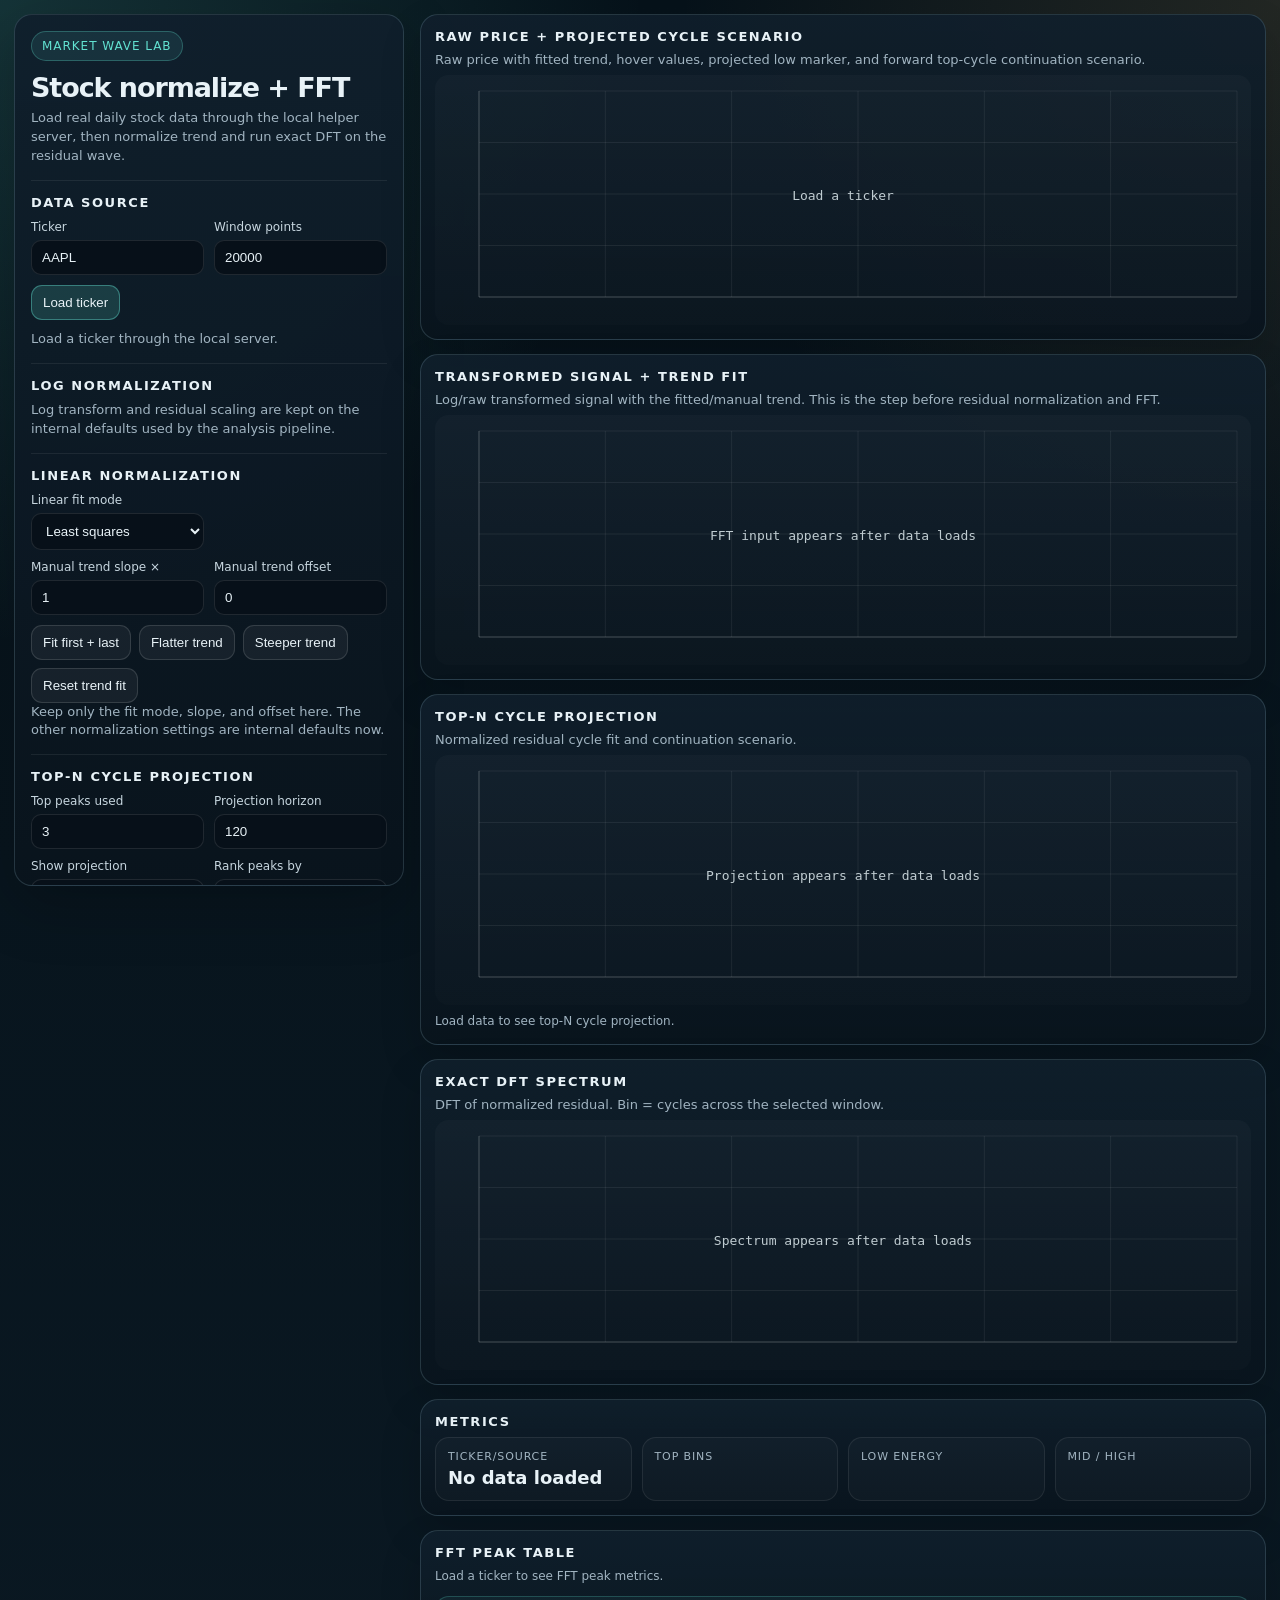
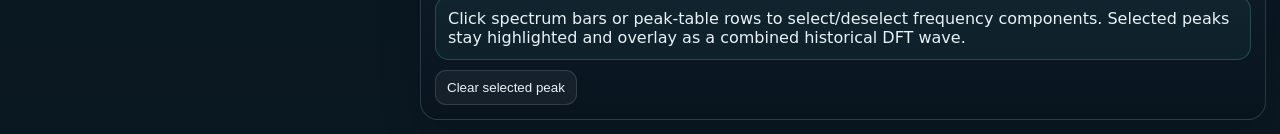
<file: projects/Market Wave Lab/market_wave_real_ticker_before_date_split.html>
<!doctype html>
<html lang="en">
<head>
<meta charset="utf-8" />
<meta name="viewport" content="width=device-width, initial-scale=1" />
<title>Market Wave Lab — Stock Normalize + FFT</title>
<style>
:root{
  color-scheme:dark;
  --bg:#06121a;
  --bg2:#0a1822;
  --panel:#101f2c;
  --panel2:#0c1821;
  --text:#e8f2f7;
  --muted:#a1b4c1;
  --line:rgba(166,208,224,.18);
  --accent:#62e2d1;
  --accent2:#f2bf68;
  --danger:#ff6e85;
  --radius:18px;
}
*{box-sizing:border-box}
body{
  margin:0;
  font-family:Inter,ui-sans-serif,system-ui,-apple-system,BlinkMacSystemFont,"Segoe UI",sans-serif;
  color:var(--text);
  background:
    radial-gradient(circle at top left,rgba(98,226,209,.16),transparent 30%),
    radial-gradient(circle at top right,rgba(242,191,104,.12),transparent 28%),
    linear-gradient(180deg,var(--bg),var(--bg2));
}
.app{
  display:grid;
  grid-template-columns:minmax(320px,390px) minmax(0,1fr);
  gap:16px;
  padding:14px;
  min-height:100vh;
}
.left{
  background:linear-gradient(180deg,rgba(16,31,44,.96),rgba(9,20,29,.98));
  border:1px solid var(--line);
  border-radius:var(--radius);
  padding:16px;
  overflow:auto;
  max-height:calc(100vh - 28px);
  box-shadow:0 20px 60px rgba(0,0,0,.22);
}
.right{display:flex;flex-direction:column;gap:14px;min-width:0}
.card{
  background:linear-gradient(180deg,rgba(16,31,44,.9),rgba(9,20,29,.94));
  border:1px solid var(--line);
  border-radius:var(--radius);
  padding:14px;
  box-shadow:0 18px 42px rgba(0,0,0,.16);
}
.pill{
  display:inline-flex;
  border:1px solid rgba(98,226,209,.28);
  background:rgba(98,226,209,.1);
  color:var(--accent);
  border-radius:999px;
  padding:7px 10px;
  font-size:12px;
  letter-spacing:.08em;
  text-transform:uppercase;
}
h1{font-size:27px;line-height:.98;margin:14px 0 8px;letter-spacing:-.04em}
h2{margin:0 0 8px;font-size:13px;letter-spacing:.12em;text-transform:uppercase}
.sub,.hint,.status{color:var(--muted);font-size:13px;line-height:1.45}
.section{border-top:1px solid rgba(255,255,255,.07);padding-top:14px;margin-top:14px}
.row{display:grid;grid-template-columns:1fr 1fr;gap:10px;margin:10px 0}
.field{display:grid;gap:6px}
label{font-size:12px;color:#c7d6df}
input,select,textarea{
  width:100%;
  border:1px solid rgba(255,255,255,.1);
  background:#071019;
  color:var(--text);
  border-radius:10px;
  padding:9px 10px;
}
textarea{min-height:92px;resize:vertical}
.button-row{display:flex;gap:8px;flex-wrap:wrap;margin-top:10px}
button{
  border:1px solid rgba(255,255,255,.13);
  background:rgba(255,255,255,.05);
  color:var(--text);
  border-radius:11px;
  padding:9px 11px;
  cursor:pointer;
}
button:hover{border-color:rgba(98,226,209,.45);background:rgba(98,226,209,.09)}
button.primary{background:rgba(98,226,209,.17);border-color:rgba(98,226,209,.4)}
button.danger{background:rgba(255,110,133,.11);border-color:rgba(255,110,133,.35)}
.chart-card{min-height:300px}
.chart-title{display:flex;justify-content:space-between;gap:12px;align-items:baseline;margin-bottom:8px}
.chart-title p{margin:0;color:var(--muted);font-size:13px}
.chart-title small{color:var(--muted)}
canvas{
  width:100%;
  height:250px;
  border-radius:14px;
  background:linear-gradient(180deg,rgba(255,255,255,.025),rgba(255,255,255,.01));
  display:block;
}
.metrics{display:grid;grid-template-columns:repeat(4,minmax(0,1fr));gap:10px}
.metric{
  border:1px solid rgba(255,255,255,.08);
  border-radius:14px;
  background:rgba(255,255,255,.025);
  padding:12px;
}
.metric .k{font-size:11px;color:var(--muted);text-transform:uppercase;letter-spacing:.08em}
.metric .v{font-size:18px;font-weight:700;margin-top:4px;overflow-wrap:anywhere}
.peak-table{width:100%;border-collapse:collapse;font-size:12px;margin-top:10px}
.peak-table th,.peak-table td{border-bottom:1px solid rgba(255,255,255,.08);padding:8px 9px;text-align:right;white-space:nowrap}
.peak-table th:first-child,.peak-table td:first-child{text-align:left}
.peak-table th{color:var(--muted);font-size:11px;text-transform:uppercase;letter-spacing:.08em}
.peak-table td{color:var(--text)}
.peak-table tbody tr{cursor:pointer}
.peak-table tbody tr:hover{background:rgba(98,226,209,.08)}
.peak-table tbody tr.selected{background:rgba(98,226,209,.16)}
.peak-note{color:var(--muted);font-size:12px;line-height:1.45;margin-top:8px}
.selected-peak{border:1px solid rgba(98,226,209,.22);border-radius:14px;background:rgba(98,226,209,.05);padding:12px;margin-top:10px}
.selected-peak .title{font-weight:700;margin-bottom:6px}
.selected-peak .grid{display:grid;grid-template-columns:repeat(4,minmax(0,1fr));gap:8px}
.selected-peak .cell{font-size:12px;color:var(--muted)}
.selected-peak .cell b{display:block;color:var(--text);font-size:15px;margin-top:3px}
.note{
  border-left:3px solid var(--accent2);
  padding-left:10px;
  color:#dfc891;
  font-size:12px;
  line-height:1.45;
}
.mono{font-family:ui-monospace,SFMono-Regular,Menlo,Consolas,monospace}
@media(max-width:1000px){
  .app{grid-template-columns:1fr}
  .left{max-height:none}
  .metrics{grid-template-columns:1fr 1fr}
}
@media(max-width:620px){
  .row,.metrics{grid-template-columns:1fr}
}
</style>
</head>
<body>
<div class="app">
  <aside class="left">
    <span class="pill">Market Wave Lab</span>
    <h1>Stock normalize + FFT</h1>
    <div class="sub">Load real daily stock data through the local helper server, then normalize trend and run exact DFT on the residual wave.</div>

    <div class="section">
      <h2>Data source</h2>
      <div class="row">
        <div class="field">
          <label>Ticker</label>
          <input id="ticker" value="AAPL" placeholder="AAPL, NVDA, TSLA" />
        </div>
        <div class="field">
          <label>Window points</label>
          <input id="windowPoints" type="number" min="32" max="50000" step="1" value="20000" />
        </div>
      </div>
      <div class="button-row">
        <button id="loadTicker" class="primary">Load ticker</button>
      </div>
      <div id="loadStatus" class="status" style="margin-top:10px">Load a ticker through the local server.</div>
    </div>

    <div class="section">
      <h2>Log normalization</h2>
      <div class="hint">Log transform and residual scaling are kept on the internal defaults used by the analysis pipeline.</div>
    </div>

    <div class="section">
      <h2>Linear normalization</h2>
      <div class="row">
        <div class="field">
          <label>Linear fit mode</label>
          <select id="trendFitMode">
            <option value="endpoints">Fit first + last</option>
            <option value="leastSquares" selected>Least squares</option>
          </select>
        </div>
      </div>
      <div class="row">
        <div class="field">
          <label>Manual trend slope ×</label>
          <input id="trendSlopeMultiplier" type="number" min="-5" max="5" step="0.05" value="1" />
        </div>
        <div class="field">
          <label>Manual trend offset</label>
          <input id="trendOffset" type="number" min="-100000" max="100000" step="0.01" value="0" />
        </div>
      </div>
      <div class="button-row">
        <button id="trendFitEndpoints" type="button">Fit first + last</button>
        <button id="trendFlatter" type="button">Flatter trend</button>
        <button id="trendSteeper" type="button">Steeper trend</button>
        <button id="trendReset" type="button">Reset trend fit</button>
      </div>
      <div class="hint">Keep only the fit mode, slope, and offset here. The other normalization settings are internal defaults now.</div>
    </div>

    <div style="display:none" aria-hidden="true">
      <div class="section">
        <h2>Internal normalization</h2>
        <div class="row">
          <div class="field">
            <label>Use transform</label>
            <select id="priceMode">
              <option value="log" selected>Log transform</option>
              <option value="raw">No log transform</option>
              <option value="return">Log returns</option>
            </select>
          </div>
          <div class="field">
            <label>Trend method</label>
            <select id="trendMethod">
              <option value="linear" selected>Linear trend</option>
              <option value="ema">EMA trend</option>
              <option value="none">No detrend</option>
            </select>
          </div>
        </div>
        <div class="row">
          <div class="field">
            <label>EMA window</label>
            <input id="emaWindow" type="number" min="2" max="500" step="1" value="80" />
          </div>
          <div class="field">
            <label>Residual scale</label>
            <select id="scaleMethod">
              <option value="zscore" selected>Z-score residual</option>
              <option value="demean">Demean only</option>
              <option value="none">No scale</option>
            </select>
          </div>
        </div>
        <div class="row">
          <div class="field">
            <label>Spectrum display</label>
            <select id="display">
              <option value="magnitude" selected>Magnitude</option>
              <option value="power">Power</option>
              <option value="logpower">Log power</option>
            </select>
          </div>
          <div class="field">
            <label>FFT min bin</label>
            <input id="fftMinBin" type="number" min="1" max="50000" step="1" value="1" />
          </div>
        </div>
        <div class="row">
          <div class="field">
            <label>FFT max bin</label>
            <input id="fftMaxBin" type="number" min="1" max="50000" step="1" value="120" />
          </div>
          <div class="field">
            <label>&nbsp;</label>
            <button id="rerun" class="primary">Run normalize + FFT</button>
          </div>
        </div>
      </div>
    </div>

    <div class="section">
      <h2>Top-N cycle projection</h2>
      <div class="row">
        <div class="field">
          <label>Top peaks used</label>
          <input id="topNPeaks" type="number" min="1" max="20" step="1" value="3" />
        </div>
        <div class="field">
          <label>Projection horizon</label>
          <input id="projectionHorizon" type="number" min="5" max="1000" step="1" value="120" />
        </div>
      </div>
      <div class="row">
        <div class="field">
          <label>Show projection</label>
          <select id="showProjection">
            <option value="on" selected>On</option>
            <option value="off">Off</option>
          </select>
        </div>
        <div class="field">
          <label>Rank peaks by</label>
          <select id="projectionRank">
            <option value="power" selected>Power</option>
            <option value="magnitude">Magnitude</option>
          </select>
        </div>
      </div>
      <div class="hint">Uses the strongest non-DC FFT bins to extend a historical residual cycle forward. This is a cycle-continuation scenario, not a forecast.</div>
    </div>

    <div class="section">
      <h2>Date range</h2>
      <div class="row">
        <div class="field">
          <label>Start date</label>
          <input id="startDate" type="text" placeholder="YYYY-MM-DD" />
        </div>
        <div class="field">
          <label>End date</label>
          <input id="endDate" type="text" placeholder="YYYY-MM-DD" />
        </div>
      </div>
      <div class="button-row">
        <button id="setRange" type="button" class="primary">Set date range</button>
        <button id="clearRange" type="button">Clear date range</button>
      </div>
      <div class="hint" style="margin-top:8px">Set date range uses the visible start/end values and redraws. Clear date range removes both dates and returns to the full dataset. If only end is set, the last Window points up to that date are analyzed.</div>
    </div>

    <div class="section">
      <h2>What this does</h2>
      <div class="note">FFT runs on the normalized residual after optional log transform, manual trend adjustment, and detrending. The top chart always converts the trend and cycle-continuation scenario back to raw price units for display.</div>
    </div>

    <div class="section">
      <h2>Trend debug</h2>
      <div id="trendDebug" class="peak-note mono">Load data to inspect trend parameters.</div>
    </div>
  </aside>

  <main class="right">
    <section class="card chart-card">
      <div class="chart-title">
        <div>
          <h2>Raw price + projected cycle scenario</h2>
          <p>Raw price with fitted trend, hover values, projected low marker, and forward top-cycle continuation scenario.</p>
        </div>
        <p id="priceMeta"></p>
      </div>
      <canvas id="priceChart"></canvas>
    </section>
    <section class="card chart-card">
      <div class="chart-title">
        <div>
          <h2>Transformed signal + trend fit</h2>
          <p>Log/raw transformed signal with the fitted/manual trend. This is the step before residual normalization and FFT.</p>
        </div>
        <p id="fftInputMeta"></p>
      </div>
      <canvas id="fftInputChart"></canvas>
    </section>
    <section class="card chart-card">
      <div class="chart-title">
        <div>
          <h2>Top-N cycle projection</h2>
          <p>Normalized residual cycle fit and continuation scenario.</p>
        </div>
        <p id="projectionMeta"></p>
      </div>
      <canvas id="projectionChart"></canvas>
      <div id="projectionSummary" class="peak-note">Load data to see top-N cycle projection.</div>
    </section>
    <section class="card chart-card">
      <div class="chart-title">
        <div>
          <h2>Exact DFT spectrum</h2>
          <p>DFT of normalized residual. Bin = cycles across the selected window.</p>
        </div>
        <p id="spectrumMeta"></p>
      </div>
      <canvas id="spectrumChart"></canvas>
    </section>
    <section class="card">
      <h2>Metrics</h2>
      <div class="metrics" id="metrics"></div>
    </section>
    <section class="card">
      <h2>FFT peak table</h2>
      <div id="peakTableWrap"></div>
      <div id="selectedPeakWrap" class="selected-peak">Click spectrum bars or peak-table rows to select/deselect frequency components.</div>
      <div class="button-row"><button id="clearSelectedPeak" type="button">Clear selected peak</button></div>
    </section>
  </main>
</div>

<script>
const $ = id => document.getElementById(id);
const API_BASE = 'http://localhost:8765';

let rawRows = [];
let analysisRows = [];
let rangeState = { active: false, start: '', end: '' };
let currentName = 'No data loaded';
let selectedBin = null;
let selectedBins = [];
let lastState = null;
let priceHoverIndex = null;

function apiUrl(path) {
  return `${API_BASE}${path}`;
}

function normalizeHistoryRows(rows) {
  return sortRows((rows || []).map(row => {
    const close = num(row.close);
    const adjClose = num(row.adjClose);
    const price = adjClose ?? close ?? num(row.open);
    const date = String(row.date || '').trim();
    return {
      date,
      dateKey: toDateKey(date),
      open: num(row.open),
      high: num(row.high),
      low: num(row.low),
      close,
      adjClose,
      volume: int(row.volume),
      price
    };
  }).filter(row => row.date && Number.isFinite(row.price)));
}

function sortRows(rows) {
  return rows.slice().sort((a, b) => {
    const da = String(a.dateKey || a.date || '');
    const db = String(b.dateKey || b.date || '');
    if (da && db) return da.localeCompare(db);
    return String(a.date || '').localeCompare(String(b.date || ''));
  });
}

function num(value) {
  if (value === '' || value === null || value === undefined) return null;
  const n = Number(value);
  return Number.isFinite(n) ? n : null;
}

function int(value) {
  if (value === '' || value === null || value === undefined) return null;
  const n = Number(value);
  return Number.isFinite(n) ? Math.trunc(n) : null;
}

function parseDateTime(value, endOfDay = false) {
  const v = String(value || '').trim();
  if (!v) return null;
  const hasTime = /[t ]\d{2}:\d{2}/i.test(v);
  const candidate = hasTime ? v : `${v}${endOfDay ? 'T23:59:59' : 'T00:00:00'}`;
  const t = new Date(candidate).getTime();
  return Number.isNaN(t) ? null : t;
}

function toDateKey(value) {
  const v = String(value || '').trim();
  if (!v) return '';
  const direct = /^\d{4}-\d{2}-\d{2}$/.exec(v);
  if (direct) return direct[0];
  if (v.length >= 10 && /^\d{4}-\d{2}-\d{2}/.test(v)) return v.slice(0, 10);
  const t = new Date(v).getTime();
  if (Number.isNaN(t)) return '';
  return new Date(t).toISOString().slice(0, 10);
}

function isDateKey(value) {
  return typeof value === 'string' && /^\d{4}-\d{2}-\d{2}$/.test(value.trim());
}

function formatDateLabel(value) {
  const raw = String(value ?? '').trim();
  if (!raw) return '';
  // Avoid JavaScript turning arbitrary numbers/indexes into fake calendar dates.
  // Only format real YYYY-MM-DD date keys. Everything else is shown as-is.
  if (!isDateKey(raw)) return raw;
  const d = new Date(raw + 'T00:00:00');
  if (Number.isNaN(d.getTime())) return raw;
  return d.toLocaleDateString(undefined, { year: '2-digit', month: 'short', day: 'numeric' });
}

function normalizeDateKeyLabel(value) {
  const key = toDateKey(value);
  return isDateKey(key) ? key : '';
}

function formatProjectionDateLabel(value, allLabels) {
  const raw = String(value ?? '').trim();
  if (!raw) return '';
  if (raw.startsWith('+')) return raw;
  if (!isDateKey(raw)) return raw;
  const d = new Date(raw + 'T00:00:00');
  if (Number.isNaN(d.getTime())) return raw;

  const valid = (allLabels || []).filter(isDateKey);
  let spanDays = 0;
  if (valid.length >= 2) {
    const first = new Date(valid[0] + 'T00:00:00').getTime();
    const last = new Date(valid[valid.length - 1] + 'T00:00:00').getTime();
    spanDays = Math.max(0, (last - first) / 86400000);
  }

  // Projection charts can span decades. Full month/day labels look like broken random dates.
  // Use cleaner year-level labels for long histories.
  if (spanDays > 365 * 8) return String(d.getFullYear());
  if (spanDays > 365 * 2) return d.toLocaleDateString(undefined, { year: '2-digit', month: 'short' });
  return d.toLocaleDateString(undefined, { year: '2-digit', month: 'short', day: 'numeric' });
}

function mean(values) {
  return values.reduce((sum, value) => sum + value, 0) / (values.length || 1);
}

function std(values) {
  const m = mean(values);
  return Math.sqrt(mean(values.map(value => (value - m) * (value - m)))) || 1;
}

function ema(values, windowSize) {
  if (!values.length) return [];
  const alpha = 2 / (windowSize + 1);
  const out = [values[0]];
  for (let i = 1; i < values.length; i++) {
    out[i] = alpha * values[i] + (1 - alpha) * out[i - 1];
  }
  return out;
}

function dateAxisFromLabels(labels) {
  const allValid = (labels || []).length > 0 && labels.every(isDateKey);
  if (!allValid) return (labels || []).map((_, i) => i);
  const first = new Date(labels[0] + 'T00:00:00').getTime();
  return labels.map((label, i) => {
    const t = new Date(label + 'T00:00:00').getTime();
    return Number.isFinite(t) ? (t - first) / 86400000 : i;
  });
}

function linearTrendFit(values, xs) {
  const n = values.length;
  const x = (xs && xs.length === n) ? xs : values.map((_, i) => i);
  const mx = mean(x);
  const my = mean(values);
  let num = 0;
  let den = 0;
  for (let i = 0; i < n; i++) {
    num += (x[i] - mx) * (values[i] - my);
    den += (x[i] - mx) * (x[i] - mx);
  }
  const slope = den ? num / den : 0;
  const intercept = my - slope * mx;
  return { trend: x.map(v => intercept + slope * v), slope, intercept, xs: x };
}

function endpointTrendFit(values, xs) {
  const n = values.length;
  const x = (xs && xs.length === n) ? xs : values.map((_, i) => i);
  if (n < 2) {
    const v = values[0] || 0;
    return { trend: values.map(() => v), slope: 0, intercept: v, xs: x };
  }
  const x0 = x[0];
  const x1 = x[n - 1];
  const y0 = values[0];
  const y1 = values[n - 1];
  const slope = (y1 - y0) / ((x1 - x0) || (n - 1) || 1);
  const intercept = y0 - slope * x0;
  return { trend: x.map(v => intercept + slope * v), slope, intercept, xs: x };
}

function trendFitMode() {
  const el = $('trendFitMode');
  return el ? el.value : 'leastSquares';
}

function linearTrend(values) {
  return linearTrendFit(values, values.map((_, i) => i)).trend;
}

function manualTrendSlopeMultiplier() {
  const el = $('trendSlopeMultiplier');
  if (!el) return 1;
  const value = Number(el.value);
  return Number.isFinite(value) ? value : 1;
}

function manualTrendOffset() {
  const el = $('trendOffset');
  if (!el) return 0;
  const value = Number(el.value);
  return Number.isFinite(value) ? value : 0;
}

function buildLinearTrendModel(values, fitMode) {
  const xs = values.map((_, i) => i);
  const baseFit = fitMode === 'leastSquares'
    ? linearTrendFit(values, xs)
    : endpointTrendFit(values, xs);
  const slopeMultiplier = manualTrendSlopeMultiplier();
  const trendOffset = manualTrendOffset();
  const trendIntercept = baseFit.intercept;
  const trendSlope = baseFit.slope * slopeMultiplier;
  const trend = xs.map(x => trendIntercept + trendSlope * x + trendOffset);
  return {
    trend,
    trendXs: xs,
    kind: 'linear',
    fitMode,
    trendIntercept,
    trendSlope,
    trendOffset,
    trendSlopeMultiplier: slopeMultiplier,
    baseSlope: baseFit.slope,
    baseIntercept: baseFit.intercept
  };
}

function trendValueAt(state, index) {
  if (!state) return NaN;
  if (state.trendParams && state.trendParams.kind === 'linear') {
    const p = state.trendParams;
    return p.trendIntercept + p.trendSlope * index + p.trendOffset;
  }
  if (state.trend && Number.isFinite(state.trend[index])) return state.trend[index];
  if (state.trend && state.trend.length) return state.trend[state.trend.length - 1];
  return NaN;
}

function dft(signal) {
  const N = signal.length;
  const re = new Array(N).fill(0);
  const im = new Array(N).fill(0);
  for (let k = 0; k < N; k++) {
    let sr = 0;
    let si = 0;
    for (let n = 0; n < N; n++) {
      const angle = -2 * Math.PI * k * n / N;
      sr += signal[n] * Math.cos(angle);
      si += signal[n] * Math.sin(angle);
    }
    re[k] = sr;
    im[k] = si;
  }
  return { re, im };
}

function spectrum(signal, mode) {
  const N = signal.length;
  const { re, im } = dft(signal);
  const bins = [];
  for (let k = 0; k <= Math.floor(N / 2); k++) {
    const raw = Math.hypot(re[k], im[k]);
    const mag = (k === 0 || (N % 2 === 0 && k === N / 2)) ? raw / N : 2 * raw / N;
    const power = mag * mag;
    const value = mode === 'power' ? power : mode === 'logpower' ? Math.log10(1 + power) : mag;
    bins.push({ bin: k, norm: k / (N / 2), mag, power, value });
  }
  return { bins, re, im, N };
}

function dataDateRange() {
  const keys = rawRows.map(row => row.dateKey || toDateKey(row.date)).filter(Boolean).sort();
  if (!keys.length) return null;
  return { min: keys[0], max: keys[keys.length - 1] };
}

function setDateInputBounds() {
  // Text date fields are used instead of browser date inputs so values are never silently rejected.
  const range = dataDateRange();
  if (!range) return;
  $('startDate').placeholder = `YYYY-MM-DD  (${range.min}..${range.max})`;
  $('endDate').placeholder = `YYYY-MM-DD  (${range.min}..${range.max})`;
}


function selectedRows() {
  if (!rawRows.length) return [];

  const win = Math.max(16, Number($('windowPoints').value) || 756);
  let start = rangeState.active ? String(rangeState.start || '').trim() : '';
  let end = rangeState.active ? String(rangeState.end || '').trim() : '';

  if (start && end && start > end) {
    const tmp = start;
    start = end;
    end = tmp;
  }

  // No active date filter means full dataset. This avoids hidden stale analysisRows.
  if (!start && !end) return rawRows.slice();

  const rowsWithKeys = rawRows
    .map(row => ({ row, key: row.dateKey || toDateKey(row.date) }))
    .filter(x => x.key);

  let rows = rowsWithKeys
    .filter(x => (!start || x.key >= start) && (!end || x.key <= end))
    .map(x => x.row);

  // End-only means rolling window ending at/before the end date.
  if (!start && end) rows = rows.slice(-win);

  return rows;
}

function normalizeDateInput(value) {
  const v = String(value || '').trim();
  if (!v) return '';
  const key = toDateKey(v);
  return key || v;
}

function readDateInputs() {
  let start = normalizeDateInput($('startDate').value);
  let end = normalizeDateInput($('endDate').value);

  if (start && end && start > end) {
    const tmp = start;
    start = end;
    end = tmp;
  }

  $('startDate').value = start;
  $('endDate').value = end;
  return { start, end };
}

function filterRowsByDateInputs() {
  const previous = { ...rangeState };
  const { start, end } = readDateInputs();
  rangeState = { active: Boolean(start || end), start, end };
  const rows = selectedRows();
  rangeState = previous;
  return rows;
}

function dateRangeLabel(rows) {
  if (!rows || !rows.length) return '';
  const a = rows[0]?.dateKey || rows[0]?.date;
  const b = rows[rows.length - 1]?.dateKey || rows[rows.length - 1]?.date;
  if (!a || !b) return '';
  return `${formatDateLabel(a)} – ${formatDateLabel(b)}`;
}

function priceSeries(rows) {
  const prices = rows.map(row => row.price);
  const dates = rows.map(row => row.dateKey || row.date);
  const mode = $('priceMode').value;
  let base;
  if (mode === 'raw') {
    base = prices.slice();
  } else if (mode === 'return') {
    const logs = prices.map(Math.log);
    base = logs.slice(1).map((value, i) => value - logs[i]);
    dates.shift();
  } else {
    base = prices.map(Math.log);
  }
  return { base, dates, mode };
}

function compute() {
  if (!rawRows.length) return null;

  const rows = selectedRows();
  const { base, dates, mode } = priceSeries(rows);
  const trendMethod = $('trendMethod').value;
  let trend;
  let trendParams = null;
  if (trendMethod === 'linear') {
    trendParams = buildLinearTrendModel(base, trendFitMode());
    trend = trendParams.trend;
  } else if (trendMethod === 'ema') {
    trend = ema(base, Math.max(2, Number($('emaWindow').value) || 80));
  } else {
    trend = new Array(base.length).fill(0);
  }

  let residual = base.map((value, i) => value - trend[i]);
  if (trendMethod === 'none') {
    residual = base.map(value => value - mean(base));
  }

  const scale = $('scaleMethod').value;
  const rawResidualStd = std(residual);
  let normalized = residual.slice();
  const m = mean(normalized);
  if (scale === 'zscore') {
    const s = rawResidualStd || 1;
    normalized = normalized.map(value => (value - m) / s);
  } else if (scale === 'demean') {
    normalized = normalized.map(value => value - m);
  }

  const spec = spectrum(normalized, $('display').value);
  return {
    rows,
    dates,
    prices: rows.map(row => row.price),
    base,
    trend,
    trendParams,
    residual: normalized,
    bins: spec.bins,
    re: spec.re,
    im: spec.im,
    N: spec.N,
    mode,
    trendMethod,
    scale,
    rawResidualMean: m,
    rawResidualStd,
    priceMean: mean(rows.map(row => row.price)),
    trendSlopeMultiplier: trendParams ? trendParams.trendSlopeMultiplier : manualTrendSlopeMultiplier(),
    trendOffset: trendParams ? trendParams.trendOffset : manualTrendOffset(),
    trendFitMode: trendParams ? trendParams.fitMode : trendFitMode()
  };
}

function resize(canvas) {
  const dpr = devicePixelRatio || 1;
  const rect = canvas.getBoundingClientRect();
  canvas.width = Math.floor(rect.width * dpr);
  canvas.height = Math.floor(rect.height * dpr);
  const ctx = canvas.getContext('2d');
  ctx.setTransform(dpr, 0, 0, dpr, 0, 0);
  return { ctx, w: rect.width, h: rect.height };
}

function drawGrid(ctx, w, h) {
  ctx.clearRect(0, 0, w, h);
  ctx.strokeStyle = 'rgba(255,255,255,.07)';
  ctx.lineWidth = 1;
  const l = 44, t = 16, b = h - 28, r = w - 14;
  for (let i = 0; i <= 4; i++) {
    const y = t + (b - t) * i / 4;
    ctx.beginPath();
    ctx.moveTo(l, y);
    ctx.lineTo(r, y);
    ctx.stroke();
  }
  for (let i = 0; i <= 6; i++) {
    const x = l + (r - l) * i / 6;
    ctx.beginPath();
    ctx.moveTo(x, t);
    ctx.lineTo(x, b);
    ctx.stroke();
  }
  ctx.strokeStyle = 'rgba(255,255,255,.18)';
  ctx.beginPath();
  ctx.moveTo(l, t);
  ctx.lineTo(l, b);
  ctx.lineTo(r, b);
  ctx.stroke();
}

function drawEmpty(canvas, message) {
  const { ctx, w, h } = resize(canvas);
  drawGrid(ctx, w, h);
  ctx.fillStyle = 'rgba(231,243,247,.82)';
  ctx.font = '13px ui-monospace,monospace';
  ctx.textAlign = 'center';
  ctx.fillText(message, w / 2, h / 2);
  ctx.textAlign = 'left';
}

function pickDateTicks(labels, count = 6, formatter = formatDateLabel) {
  if (!labels || !labels.length) return [];
  const out = [];
  const n = labels.length;
  for (let i = 0; i < count; i++) {
    const idx = Math.round(i * (n - 1) / Math.max(1, count - 1));
    out.push({ idx, label: formatter(labels[idx], labels) });
  }
  return out;
}

function plot(canvas, series, labels, options = {}) {
  const { ctx, w, h } = resize(canvas);
  drawGrid(ctx, w, h);
  const all = series.flatMap(item => item.values).filter(Number.isFinite);
  if (!all.length) return;

  let mn = Math.min(...all);
  let mx = Math.max(...all);
  if (mx === mn) {
    mx += 1;
    mn -= 1;
  }

  const l = 44, t = 16, b = h - 34, r = w - 14;
  const xs = (i, n) => l + (r - l) * i / Math.max(1, n - 1);
  const ys = value => t + (b - t) - (value - mn) / (mx - mn) * (b - t);

  for (const item of series) {
    ctx.strokeStyle = item.color;
    ctx.lineWidth = item.width || 2;
    ctx.globalAlpha = item.alpha ?? 1;
    ctx.setLineDash(item.dash || []);
    ctx.beginPath();
    let drawing = false;
    item.values.forEach((value, i) => {
      if (!Number.isFinite(value)) { drawing = false; return; }
      const x = xs(i, item.values.length);
      const y = ys(value);
      if (!drawing) { ctx.moveTo(x, y); drawing = true; }
      else ctx.lineTo(x, y);
    });
    ctx.stroke();
  }
  ctx.setLineDash([]);
  ctx.globalAlpha = 1;

  if (options.boundaryIndex !== undefined && options.boundaryIndex !== null) {
    const bx = xs(options.boundaryIndex, labels?.length || series[0].values.length);
    ctx.save();
    ctx.strokeStyle = 'rgba(242,191,104,.55)';
    ctx.setLineDash([4, 4]);
    ctx.beginPath();
    ctx.moveTo(bx, t);
    ctx.lineTo(bx, b);
    ctx.stroke();
    ctx.setLineDash([]);
    ctx.fillStyle = 'rgba(242,191,104,.9)';
    ctx.font = '11px ui-monospace,monospace';
    ctx.textAlign = 'right';
    ctx.fillText(options.boundaryLabel || 'last real data', bx - 6, t + 13);
    ctx.restore();
  }

  if (options.markers && options.markers.length) {
    ctx.save();
    for (const marker of options.markers) {
      if (!Number.isFinite(marker.idx) || !Number.isFinite(marker.value)) continue;
      const totalLen = labels?.length || series[0].values.length;
      const x = xs(marker.idx, totalLen);
      const y = ys(marker.value);
      ctx.fillStyle = marker.color || 'rgba(98,226,209,.98)';
      ctx.strokeStyle = 'rgba(0,0,0,.6)';
      ctx.lineWidth = 2;
      ctx.beginPath();
      ctx.arc(x, y, marker.radius || 5, 0, Math.PI * 2);
      ctx.fill();
      ctx.stroke();
      if (marker.label) {
        ctx.font = '12px ui-monospace,monospace';
        ctx.textAlign = 'left';
        ctx.fillStyle = marker.color || 'rgba(98,226,209,.98)';
        const labelX = Math.min(x + 8, w - 210);
        const labelY = Math.max(t + 14, y - 10);
        ctx.fillText(marker.label, labelX, labelY);
      }
    }
    ctx.restore();
  }

  if (Number.isFinite(options.hoverIndex)) {
    const totalLen = labels?.length || series[0].values.length;
    const idx = Math.max(0, Math.min(totalLen - 1, Math.round(options.hoverIndex)));
    const x = xs(idx, totalLen);
    ctx.save();
    ctx.strokeStyle = 'rgba(231,243,247,.45)';
    ctx.setLineDash([3, 4]);
    ctx.beginPath();
    ctx.moveTo(x, t);
    ctx.lineTo(x, b);
    ctx.stroke();
    ctx.setLineDash([]);

    for (const item of series) {
      const value = item.values[idx];
      if (!Number.isFinite(value)) continue;
      ctx.fillStyle = item.color;
      ctx.beginPath();
      ctx.arc(x, ys(value), 3.5, 0, Math.PI * 2);
      ctx.fill();
    }

    const lines = typeof options.hoverLines === 'function' ? options.hoverLines(idx) : [];
    if (lines && lines.length) {
      ctx.font = '12px ui-monospace,monospace';
      const padding = 8;
      const lineH = 16;
      const boxW = Math.min(360, Math.max(...lines.map(line => ctx.measureText(String(line)).width)) + padding * 2);
      const boxH = lines.length * lineH + padding * 2;
      let boxX = x + 12;
      if (boxX + boxW > w - 8) boxX = x - boxW - 12;
      boxX = Math.max(8, boxX);
      const boxY = t + 8;
      ctx.fillStyle = 'rgba(3,10,15,.92)';
      ctx.strokeStyle = 'rgba(98,226,209,.35)';
      ctx.lineWidth = 1;
      ctx.beginPath();
      ctx.roundRect(boxX, boxY, boxW, boxH, 8);
      ctx.fill();
      ctx.stroke();
      ctx.fillStyle = 'rgba(231,243,247,.96)';
      ctx.textAlign = 'left';
      lines.forEach((line, i) => ctx.fillText(String(line), boxX + padding, boxY + padding + lineH * (i + .75)));
    }
    ctx.restore();
  }

  ctx.fillStyle = 'rgba(231,243,247,.9)';
  ctx.font = '12px ui-monospace,monospace';
  ctx.fillText(mx.toFixed(3), 8, 26);
  ctx.fillText(mn.toFixed(3), 8, h - 38);
  ctx.textAlign = 'center';
  if (options.customTicks && options.customTicks.length) {
    const totalLen = labels?.length || series[0].values.length;
    for (const tick of options.customTicks) {
      if (!Number.isFinite(tick.idx)) continue;
      const safeIdx = Math.max(0, Math.min(totalLen - 1, tick.idx));
      ctx.fillText(tick.label, xs(safeIdx, totalLen), h - 10);
    }
  } else if (labels && labels.length) {
    for (const tick of pickDateTicks(labels, options.tickCount || 6, options.labelFormatter || formatDateLabel)) {
      ctx.fillText(tick.label, xs(tick.idx, labels.length), h - 10);
    }
  } else {
    ctx.fillText('0', l, h - 10);
    ctx.fillText(String(series[0].values.length - 1), r, h - 10);
  }
  ctx.textAlign = 'left';
}

function fftZoomRange(bins) {
  const maxAvailable = Math.max(1, bins.length - 1);
  let minBin = Math.max(1, Math.floor(Number($('fftMinBin')?.value) || 1));
  let maxBin = Math.floor(Number($('fftMaxBin')?.value) || Math.min(120, maxAvailable));
  minBin = Math.min(minBin, maxAvailable);
  maxBin = Math.max(1, Math.min(maxBin, maxAvailable));
  if (minBin > maxBin) {
    const tmp = minBin;
    minBin = maxBin;
    maxBin = tmp;
  }
  if ($('fftMinBin')) $('fftMinBin').value = String(minBin);
  if ($('fftMaxBin')) $('fftMaxBin').value = String(maxBin);
  return { minBin, maxBin };
}
function selectedBinInfo(state, binNumber) {
  if (!state || binNumber === null || binNumber === undefined) return null;
  const bin = state.bins.find(item => item.bin === Number(binNumber));
  if (!bin || bin.bin < 0) return null;
  const totalPower = state.bins.slice(1).reduce((sum, item) => sum + item.power, 0) || 1;
  const medianPower = median(state.bins.slice(1).map(item => item.power).filter(value => value > 0)) || 1e-12;
  const period = bin.bin ? state.residual.length / bin.bin : Infinity;
  const powerPct = bin.bin ? bin.power / totalPower * 100 : 0;
  const p2m = bin.bin ? bin.power / medianPower : 0;
  let oneWayPct = null;
  let peakToTroughPct = null;
  if (state.mode === 'log') {
    const logAmp = state.scale === 'zscore' ? bin.mag * state.rawResidualStd : bin.mag;
    oneWayPct = (Math.exp(logAmp) - 1) * 100;
    peakToTroughPct = (Math.exp(2 * logAmp) - 1) * 100;
  }
  return { bin: bin.bin, period, mag: bin.mag, powerPct, p2m, oneWayPct, peakToTroughPct };
}


function isBinSelected(binNumber) {
  return selectedBins.includes(Number(binNumber));
}

function activeSelectedBins(state) {
  if (!state) return [];
  const maxBin = Math.floor(state.residual.length / 2);
  return selectedBins
    .map(Number)
    .filter(bin => Number.isFinite(bin) && bin >= 1 && bin <= maxBin)
    .filter((bin, index, arr) => arr.indexOf(bin) === index)
    .sort((a, b) => a - b);
}

function toggleSelectedBin(binNumber) {
  const bin = Number(binNumber);
  if (!Number.isFinite(bin) || bin < 1) return;
  if (isBinSelected(bin)) {
    selectedBins = selectedBins.filter(item => item !== bin);
    selectedBin = selectedBins.length ? selectedBins[selectedBins.length - 1] : null;
  } else {
    selectedBins = selectedBins.concat([bin]);
    selectedBin = bin;
  }
  render();
}

function clearSelectedBins() {
  selectedBins = [];
  selectedBin = null;
  render();
}

function reconstructBinsComponent(state, bins) {
  if (!state || !bins || !bins.length) return null;
  const N = state.residual.length;
  const out = new Array(N).fill(0);
  for (const bin of bins) {
    const component = reconstructBinComponent(state, bin);
    if (!component) continue;
    for (let i = 0; i < N; i++) out[i] += component[i];
  }
  return out;
}

function reconstructBinComponent(state, binNumber) {
  if (!state || !state.re || !state.im) return null;
  const N = state.residual.length;
  const k = Number(binNumber);
  if (!Number.isFinite(k) || k < 0 || k > Math.floor(N / 2)) return null;
  return reconstructBinExtended(state, k, N);
}

function reconstructBinExtended(state, binNumber, length) {
  if (!state || !state.re || !state.im) return null;
  const N = state.residual.length;
  const k = Number(binNumber);
  if (!Number.isFinite(k) || k < 0 || k > Math.floor(N / 2)) return null;
  const out = new Array(length);
  if (k === 0) {
    const v = state.re[0] / N;
    return out.fill(v);
  }
  if (N % 2 === 0 && k === N / 2) {
    for (let n = 0; n < length; n++) out[n] = (state.re[k] / N) * Math.cos(Math.PI * n);
    return out;
  }
  for (let n = 0; n < length; n++) {
    const angle = 2 * Math.PI * k * n / N;
    out[n] = (2 / N) * (state.re[k] * Math.cos(angle) - state.im[k] * Math.sin(angle));
  }
  return out;
}

function topProjectionBins(state, count) {
  if (!state || !state.bins) return [];
  const manualBins = activeSelectedBins(state);
  if (manualBins.length) return manualBins;
  const rank = $('projectionRank')?.value || 'power';
  return state.bins.slice(1)
    .sort((a, b) => (rank === 'magnitude' ? b.mag - a.mag : b.power - a.power))
    .slice(0, Math.max(1, Math.min(20, count)))
    .map(bin => bin.bin);
}

function buildTopNProjection(state) {
  if (!state || !state.re || !state.im || !$('topNPeaks')) return null;
  if (($('showProjection')?.value || 'on') === 'off') return null;
  const N = state.residual.length;
  const topN = Math.max(1, Math.min(20, Math.floor(Number($('topNPeaks').value) || 3)));
  const horizon = Math.max(1, Math.min(1000, Math.floor(Number($('projectionHorizon').value) || 120)));
  $('topNPeaks').value = String(topN);
  $('projectionHorizon').value = String(horizon);
  const manual = activeSelectedBins(state).length > 0;
  const bins = topProjectionBins(state, topN);
  const length = N + horizon;
  const projected = new Array(length).fill(0);
  for (const bin of bins) {
    const component = reconstructBinExtended(state, bin, length);
    if (!component) continue;
    for (let i = 0; i < length; i++) projected[i] += component[i];
  }
  const actualPadded = state.residual.concat(new Array(horizon).fill(NaN));
  const historicalFit = projected.slice(0, N).concat(new Array(horizon).fill(NaN));
  const futureProjection = new Array(N).fill(NaN).concat(projected.slice(N));
  return { bins, topN: manual ? bins.length : topN, manual, horizon, projected, actualPadded, historicalFit, futureProjection };
}

function addTradingDaysFrom(dateKey, count) {
  const out = [];
  const key = normalizeDateKeyLabel(dateKey);
  let d = key ? new Date(key + 'T00:00:00') : new Date(NaN);
  if (Number.isNaN(d.getTime())) return out;
  while (out.length < count) {
    d.setDate(d.getDate() + 1);
    if (d.getDay() !== 0 && d.getDay() !== 6) out.push(d.toISOString().slice(0, 10));
  }
  return out;
}

function buildProjectionLabels(state, horizon) {
  const historical = (state?.dates || []).map(normalizeDateKeyLabel);
  const allHistoricalValid = historical.length > 0 && historical.every(isDateKey);
  const N = state?.residual?.length || historical.length || 0;

  if (!allHistoricalValid) {
    // Fallback: label by relative samples, never parse numeric labels as dates.
    return Array.from({ length: N + horizon }, (_, i) => i < N ? String(i) : `+${i - N + 1}d`);
  }

  const lastDate = historical[N - 1];
  const future = addTradingDaysFrom(lastDate, horizon);
  // Labels are now real historical dates plus real future trading-day dates.
  // The chart uses custom ticks so it does not spam repeated future years.
  return historical.concat(future);
}

function buildProjectionTicks(state, horizon) {
  const historical = (state?.dates || []).map(normalizeDateKeyLabel);
  const N = state?.residual?.length || historical.length || 0;
  const total = N + horizon;
  if (!N || total <= 1) return [];

  const allHistoricalValid = historical.length === N && historical.every(isDateKey);
  if (!allHistoricalValid) {
    return [
      { idx: 0, label: '0' },
      { idx: Math.max(0, N - 1), label: String(Math.max(0, N - 1)) },
      { idx: total - 1, label: String(total - 1) }
    ];
  }

  const startLabel = formatProjectionDateLabel(historical[0], historical);
  const midIdx = Math.round((N - 1) / 2);
  const midLabel = formatProjectionDateLabel(historical[midIdx], historical);
  const endHistoricalLabel = formatProjectionDateLabel(historical[N - 1], historical);

  const futureDates = addTradingDaysFrom(historical[N - 1], horizon);
  const projectionEnd = futureDates[futureDates.length - 1];
  const projectionEndLabel = projectionEnd ? formatProjectionDateLabel(projectionEnd, futureDates) : `+${horizon}d`;

  // Keep the projection axis deliberately simple:
  // real start date, one real middle date, real data end date, projected end date.
  // No intermediate +d labels and no repeated future-year ticks.
  return [
    { idx: 0, label: startLabel },
    { idx: midIdx, label: midLabel },
    { idx: N - 1, label: endHistoricalLabel },
    { idx: total - 1, label: projectionEndLabel }
  ];
}

function correlation(a, b) {
  const pairs = [];
  for (let i = 0; i < Math.min(a.length, b.length); i++) {
    if (Number.isFinite(a[i]) && Number.isFinite(b[i])) pairs.push([a[i], b[i]]);
  }
  if (pairs.length < 2) return 0;
  const xs = pairs.map(p => p[0]);
  const ys = pairs.map(p => p[1]);
  const mx = mean(xs), my = mean(ys);
  let num = 0, dx = 0, dy = 0;
  for (let i = 0; i < pairs.length; i++) {
    const x = xs[i] - mx, y = ys[i] - my;
    num += x * y; dx += x * x; dy += y * y;
  }
  return dx && dy ? num / Math.sqrt(dx * dy) : 0;
}

function futureDirection(values, start, horizon = 20) {
  const end = Math.min(values.length - 1, start + Math.max(1, horizon));
  if (!Number.isFinite(values[start]) || !Number.isFinite(values[end])) return '—';
  const delta = values[end] - values[start];
  if (Math.abs(delta) < 0.05) return 'flat';
  return delta > 0 ? 'up' : 'down';
}

function updateProjectionSummary(state, projection) {
  const wrap = $('projectionSummary');
  if (!wrap) return;
  if (!state || !projection) {
    wrap.textContent = 'Projection off or no data loaded.';
    if ($('projectionMeta')) $('projectionMeta').textContent = '';
    return;
  }
  const N = state.residual.length;
  const periods = projection.bins.map(bin => `${bin} (${(N / bin).toFixed(N / bin >= 100 ? 0 : 1)}d)`).join(', ');
  const fit = projection.projected.slice(0, N);
  const r = correlation(state.residual, fit);
  const r2 = r * r;
  const dir = futureDirection(projection.projected, N - 1, 20);
  const future = projection.projected.slice(N);
  const cur = projection.projected[N - 1];
  const maxDelta = Math.max(...future.map(v => v - cur));
  const minDelta = Math.min(...future.map(v => v - cur));
  if ($('projectionMeta')) $('projectionMeta').textContent = `${projection.manual ? 'Selected' : 'Top'} ${projection.topN} peaks · ${projection.horizon}d scenario`;
  wrap.innerHTML = `${projection.manual ? 'Selected bins' : 'Bins used'}: <b>${periods}</b> · historical fit R²: <b>${r2.toFixed(3)}</b> · first 20d direction: <b>${dir}</b> · projected residual range: <b>${minDelta.toFixed(2)} to +${maxDelta.toFixed(2)}σ</b>. Cycle continuation scenario, not a forecast.`;
}


function trendExtended(state, length, labels = null) {
  const N = state?.trend?.length || 0;
  if (!N) return new Array(length).fill(0);
  if (state.trendParams && state.trendParams.kind === 'linear') {
    const out = new Array(length);
    for (let i = 0; i < length; i++) {
      out[i] = trendValueAt(state, i);
    }
    return out;
  }
  const out = new Array(length).fill(0);
  const last = state.trend[N - 1];
  for (let i = 0; i < length; i++) out[i] = i < N ? state.trend[i] : last;
  return out;
}

function projectedResidualToSignalUnits(state, projectedResidual) {
  if (!Number.isFinite(projectedResidual)) return NaN;
  const residualMean = state.rawResidualMean || 0;
  if (state.scale === 'zscore') {
    return projectedResidual * (state.rawResidualStd || 1) + residualMean;
  }
  if (state.scale === 'demean') {
    return projectedResidual + residualMean;
  }
  return projectedResidual;
}

function priceFromBaseValue(state, baseValue) {
  if (!Number.isFinite(baseValue)) return NaN;
  if (state.mode === 'log') return Math.exp(baseValue);
  if (state.mode === 'raw') return baseValue;
  return NaN;
}

function formatSignalValue(state, value) {
  if (!Number.isFinite(value)) return '—';
  if (state.mode === 'log') {
    const dollars = priceFromBaseValue(state, value);
    return `${value.toFixed(4)} log${Number.isFinite(dollars) ? ` ($${dollars.toFixed(2)})` : ''}`;
  }
  if (state.mode === 'raw') return `$${value.toFixed(2)}`;
  return value.toFixed(5);
}

function formatRawPriceValue(value) {
  if (!Number.isFinite(value)) return '—';
  if (Math.abs(value) >= 1000) return `$${value.toLocaleString(undefined, { maximumFractionDigits: 2 })}`;
  if (Math.abs(value) >= 1) return `$${value.toFixed(2)}`;
  return `$${value.toPrecision(4)}`;
}

function buildPriceProjectionSeries(state, projection) {
  if (!state || !projection) return null;
  if (state.mode === 'return') return null;

  const N = state.residual.length;
  const length = N + projection.horizon;
  const projectionLabels = buildProjectionLabels(state, projection.horizon);
  const projectedTrend = trendExtended(state, length, projectionLabels);

  // Raw-price display pipeline:
  // raw price -> optional log signal -> trend/residual normalization -> FFT projection
  // -> inverse normalization -> add projected trend -> inverse log transform -> raw price.
  const actualRaw = state.prices.concat(new Array(projection.horizon).fill(NaN));
  const trendRaw = projectedTrend.map(value => priceFromBaseValue(state, value));

  const realResidual = projection.projected.map(value => projectedResidualToSignalUnits(state, value));
  const projectedSignal = realResidual.map((value, i) => {
    if (!Number.isFinite(value) || !Number.isFinite(projectedTrend[i])) return NaN;
    return projectedTrend[i] + value;
  });
  const projectedRawPrice = projectedSignal.map(value => priceFromBaseValue(state, value));
  const lastRaw = state.prices[N - 1];
  const futureProjectedRaw = new Array(length).fill(NaN);
  futureProjectedRaw[N - 1] = lastRaw;
  for (let i = N; i < length; i++) {
    futureProjectedRaw[i] = projectedRawPrice[i];
  }

  let buyMarker = null;
  const futureValues = projectedRawPrice.slice(N)
    .map((value, offset) => ({ value, idx: N + offset }))
    .filter(item => Number.isFinite(item.value));
  if (futureValues.length) {
    const lowest = futureValues.reduce((best, item) => item.value < best.value ? item : best, futureValues[0]);
    const pctFromCurrent = Number.isFinite(lastRaw) && lastRaw !== 0 ? (lowest.value / lastRaw - 1) * 100 : NaN;
    buyMarker = {
      idx: lowest.idx,
      value: lowest.value,
      color: 'rgba(98,226,209,.98)',
      label: `Projected low: ${formatRawPriceValue(lowest.value)}${Number.isFinite(pctFromCurrent) ? ` (${pctFromCurrent.toFixed(1)}%)` : ''}`
    };
  }

  return { actualRaw, trendRaw, projectedSignal, projectedRawPrice, futureProjectedRaw, buyMarker, lastRaw };
}

function plotPriceChartWithProjection(state, projection) {
  const canvas = $('priceChart');
  const labels = projection ? buildProjectionLabels(state, projection.horizon) : state.dates;
  const ticks = projection ? buildProjectionTicks(state, projection.horizon) : null;
  const priceProj = projection ? buildPriceProjectionSeries(state, projection) : null;
  if (priceProj) {
    const hoverLines = idx => {
      const label = labels && labels[idx] ? formatProjectionDateLabel(labels[idx], labels) : String(idx);
      const lines = [`Date: ${label}`];
      const actual = priceProj.actualRaw[idx];
      const trend = priceProj.trendRaw[idx];
      const projected = priceProj.futureProjectedRaw[idx];
      if (Number.isFinite(actual)) lines.push(`Actual raw price: ${formatRawPriceValue(actual)}`);
      if (Number.isFinite(trend)) lines.push(`Trend raw price: ${formatRawPriceValue(trend)}`);
      if (Number.isFinite(projected)) lines.push(`Projected raw price: ${formatRawPriceValue(projected)}`);
      if (priceProj.buyMarker && idx === priceProj.buyMarker.idx) lines.push('Projected low / possible buy level');
      return lines;
    };
    plot(canvas, [
      { values: priceProj.actualRaw, color: '#e7f3f7', width: 2 },
      { values: priceProj.trendRaw, color: '#f2bf68', width: 2, alpha: 0.85 },
      { values: priceProj.futureProjectedRaw, color: '#ff6e85', width: 2.4, alpha: 0.98, dash: [6, 5] }
    ], labels, Object.assign(ticks ? { customTicks: ticks } : {}, {
      markers: priceProj.buyMarker ? [priceProj.buyMarker] : [],
      hoverIndex: priceHoverIndex,
      hoverLines
    }));
  } else {
    const actualRaw = state.prices || [];
    const trendRaw = (state.trend || []).map(value => priceFromBaseValue(state, value));
    plot(canvas, [
      { values: actualRaw, color: '#e7f3f7', width: 2 },
      { values: trendRaw, color: '#f2bf68', width: 2, alpha: 0.85 }
    ], state.dates, {
      hoverIndex: priceHoverIndex,
      hoverLines: idx => {
        const label = state.dates && state.dates[idx] ? formatDateLabel(state.dates[idx]) : String(idx);
        const lines = [`Date: ${label}`];
        if (Number.isFinite(actualRaw[idx])) lines.push(`Actual raw price: ${formatRawPriceValue(actualRaw[idx])}`);
        if (Number.isFinite(trendRaw[idx])) lines.push(`Trend raw price: ${formatRawPriceValue(trendRaw[idx])}`);
        return lines;
      }
    });
  }
}

function plotProjectionChart(state) {
  const canvas = $('projectionChart');
  if (!canvas) return;
  if (!state) { drawEmpty(canvas, 'Load data to see top-N projection'); updateProjectionSummary(null, null); return; }
  const projection = buildTopNProjection(state);
  if (!projection) { drawEmpty(canvas, 'Projection is off'); updateProjectionSummary(state, null); return; }
  const labels = buildProjectionLabels(state, projection.horizon);
  const ticks = buildProjectionTicks(state, projection.horizon);
  plot(canvas, [
    { values: projection.actualPadded, color: '#62e2d1', width: 2, alpha: 0.95 },
    { values: projection.historicalFit, color: '#f2bf68', width: 2, alpha: 0.9 },
    { values: projection.futureProjection, color: '#ff6e85', width: 2, alpha: 0.95, dash: [6, 5] }
  ], labels, { customTicks: ticks });
  updateProjectionSummary(state, projection);
}

function plotBars(canvas, bins) {
  const { ctx, w, h } = resize(canvas);
  drawGrid(ctx, w, h);
  const { minBin, maxBin } = fftZoomRange(bins);
  const visible = bins.filter(bin => bin.bin >= minBin && bin.bin <= maxBin);
  const vals = visible.map(bin => bin.value);
  const max = Math.max(...vals, 1e-9);
  const l = 44, t = 16, b = h - 28, r = w - 14;
  const n = Math.max(1, maxBin - minBin + 1);
  for (const bin of visible) {
    const x = l + (r - l) * (bin.bin - minBin) / Math.max(1, n - 1);
    const bw = Math.max(1, (r - l) / Math.max(1, n) * 0.8);
    const bh = (bin.value / max) * (b - t);
    const selected = isBinSelected(bin.bin);
    ctx.fillStyle = selected ? 'rgba(242,191,104,.98)' : 'rgba(98,226,209,.95)';
    ctx.fillRect(x, b - bh, bw, bh);
    if (selected) {
      ctx.strokeStyle = 'rgba(242,191,104,.95)';
      ctx.lineWidth = 2;
      ctx.strokeRect(x - 1, b - bh - 1, bw + 2, bh + 2);
      const period = lastState && bin.bin ? lastState.residual.length / bin.bin : null;
      ctx.fillStyle = 'rgba(242,191,104,.95)';
      ctx.font = '12px ui-monospace,monospace';
      ctx.textAlign = 'center';
      ctx.fillText(`bin ${bin.bin}${period ? ' / ' + period.toFixed(period >= 100 ? 0 : 1) + 'd' : ''}`, x + bw / 2, Math.max(12, b - bh - 8));
      ctx.textAlign = 'left';
    }
  }
  ctx.fillStyle = 'rgba(231,243,247,.9)';
  ctx.font = '12px ui-monospace,monospace';
  ctx.fillText(max.toFixed(3), 8, 26);
  ctx.fillText('0', 18, h - 31);
  ctx.fillText(String(minBin), l, h - 8);
  ctx.textAlign = 'right';
  ctx.fillText(String(maxBin), r, h - 8);
  ctx.textAlign = 'left';
}

function formatProviderError(details) {
  const parts = [];
  for (const [provider, message] of Object.entries(details || {})) {
    parts.push(`${provider}: ${message}`);
  }
  return parts.length ? parts.join(' | ') : 'Unknown provider error';
}

function median(values) {
  const a = values.filter(Number.isFinite).slice().sort((x, y) => x - y);
  if (!a.length) return 0;
  const mid = Math.floor(a.length / 2);
  return a.length % 2 ? a[mid] : (a[mid - 1] + a[mid]) / 2;
}

function fmtPct(value) {
  if (!Number.isFinite(value)) return '—';
  if (Math.abs(value) >= 100) return value.toFixed(0) + '%';
  if (Math.abs(value) >= 10) return value.toFixed(1) + '%';
  return value.toFixed(2) + '%';
}

function fmtNum(value) {
  if (!Number.isFinite(value)) return '—';
  if (Math.abs(value) >= 100) return value.toFixed(1);
  if (Math.abs(value) >= 10) return value.toFixed(2);
  if (Math.abs(value) >= 1) return value.toFixed(3);
  return value.toExponential(2);
}

function peakRows(state, count = 10) {
  if (!state || !state.bins) return [];
  const totalPower = state.bins.slice(1).reduce((sum, bin) => sum + bin.power, 0) || 1;
  const medianPower = median(state.bins.slice(1).map(bin => bin.power).filter(value => value > 0)) || 1e-12;
  return state.bins.slice(1)
    .sort((a, b) => b.value - a.value)
    .slice(0, count)
    .map(bin => {
      const period = state.residual.length / bin.bin;
      const powerPct = bin.power / totalPower * 100;
      const p2m = bin.power / medianPower;
      let oneWayPct = null;
      let peakToTroughPct = null;
      if (state.mode === 'log') {
        const logAmp = state.scale === 'zscore' ? bin.mag * state.rawResidualStd : bin.mag;
        oneWayPct = (Math.exp(logAmp) - 1) * 100;
        peakToTroughPct = (Math.exp(2 * logAmp) - 1) * 100;
      }
      return { bin: bin.bin, period, mag: bin.mag, powerPct, p2m, oneWayPct, peakToTroughPct };
    });
}

function updatePeakTable(state) {
  const wrap = $('peakTableWrap');
  if (!wrap) return;
  if (!state) {
    wrap.innerHTML = '<div class="peak-note">Load a ticker to see FFT peak metrics.</div>';
    return;
  }
  const rows = peakRows(state, 10);
  wrap.innerHTML = `
    <table class="peak-table">
      <thead><tr>
        <th>Peak</th><th>Bin</th><th>Period</th><th>Mag</th><th>Power %</th><th>Peak/noise</th><th>1-way %</th><th>P→T %</th>
      </tr></thead>
      <tbody>
        ${rows.map((row, i) => `<tr data-bin="${row.bin}" class="${isBinSelected(row.bin) ? 'selected' : ''}">
          <td>F${i + 1}</td>
          <td>${row.bin}</td>
          <td>${row.period.toFixed(row.period >= 100 ? 0 : 1)} days</td>
          <td>${fmtNum(row.mag)}</td>
          <td>${fmtPct(row.powerPct)}</td>
          <td>${fmtNum(row.p2m)}×</td>
          <td>${fmtPct(row.oneWayPct)}</td>
          <td>${fmtPct(row.peakToTroughPct)}</td>
        </tr>`).join('')}
      </tbody>
    </table>
    <div class="peak-note">% swing is an approximate historical residual swing, only shown for log-price analysis. It is not a forecast.</div>`;
  wrap.querySelectorAll('tr[data-bin]').forEach(row => {
    row.addEventListener('click', () => {
      toggleSelectedBin(Number(row.dataset.bin));
    });
  });
}


function updateSelectedPeakInfo(state) {
  const wrap = $('selectedPeakWrap');
  if (!wrap) return;
  const bins = activeSelectedBins(state);
  if (!state || !bins.length) {
    wrap.innerHTML = 'Click spectrum bars or peak-table rows to select/deselect frequency components. Selected peaks stay highlighted and overlay as a combined historical DFT wave.';
    return;
  }
  const infos = bins.map(bin => selectedBinInfo(state, bin)).filter(Boolean);
  const totalPower = state.bins.slice(1).reduce((sum, item) => sum + item.power, 0) || 1;
  const selectedPowerPct = infos.reduce((sum, info) => sum + info.powerPct, 0);
  const label = bins.map(bin => {
    const period = state.residual.length / bin;
    return `${bin} (${period.toFixed(period >= 100 ? 0 : 1)}d)`;
  }).join(', ');
  let oneWay = '—';
  let ptt = '—';
  if (state.mode === 'log') {
    const component = reconstructBinsComponent(state, bins) || [];
    const amp = Math.max(...component.map(v => Math.abs(v))) * (state.scale === 'zscore' ? state.rawResidualStd : 1);
    oneWay = fmtPct((Math.exp(amp) - 1) * 100);
    ptt = fmtPct((Math.exp(2 * amp) - 1) * 100);
  }
  wrap.innerHTML = `
    <div class="title">Historical DFT component overlay: ${bins.length} selected peak${bins.length === 1 ? '' : 's'}</div>
    <div class="grid">
      <div class="cell">Bins / periods<b>${label}</b></div>
      <div class="cell">Selected power<b>${fmtPct(selectedPowerPct)}</b></div>
      <div class="cell">Approx 1-way<b>${oneWay}</b></div>
      <div class="cell">Approx P→T<b>${ptt}</b></div>
    </div>
    <div class="peak-note">Click a highlighted bar/row again to deselect it. Overlay is a historical reconstruction of the selected DFT bin(s), not a forecast.</div>`;
}

function updateMetrics(state) {
  if (!state) {
    $('metrics').innerHTML = [
      ['Ticker/source', 'No data loaded'],
      ['Top bins', ''],
      ['Low energy', ''],
      ['Mid / high', '']
    ].map(item => `<div class="metric"><div class="k">${item[0]}</div><div class="v">${item[1]}</div></div>`).join('');
    $('priceMeta').textContent = '';
    if ($('fftInputMeta')) $('fftInputMeta').textContent = '';
      $('spectrumMeta').textContent = '';
    if ($('projectionMeta')) $('projectionMeta').textContent = '';
    updatePeakTable(null);
    updateSelectedPeakInfo(null);
    return;
  }

  const top = state.bins.slice(1).sort((a, b) => b.value - a.value).slice(0, 3);
  const topPeaks = peakRows(state, 3);
  const topPowerPct = topPeaks[0]?.powerPct || 0;
  const top3PowerPct = topPeaks.reduce((sum, row) => sum + row.powerPct, 0);
  const rangeLabel = dateRangeLabel(state.rows);
  $('priceMeta').textContent = `${currentName} · ${state.base.length} pts · ${state.mode}${rangeLabel ? ' · ' + rangeLabel : ''}`;
  $('spectrumMeta').textContent = `${$('display').value} · exact N=${state.residual.length}`;

  const totalPower = state.bins.slice(1).reduce((sum, bin) => sum + bin.power, 0) || 1;
  const low = state.bins.filter(bin => bin.bin >= 1 && bin.bin <= 10).reduce((sum, bin) => sum + bin.power, 0) / totalPower * 100;
  const mid = state.bins.filter(bin => bin.bin >= 11 && bin.bin <= 50).reduce((sum, bin) => sum + bin.power, 0) / totalPower * 100;
  const high = 100 - low - mid;

  $('metrics').innerHTML = [
    ['Ticker/source', currentName],
    ['Top bins', top.map(bin => bin.bin).join(', ')],
    ['Top / top 3 power', topPowerPct.toFixed(1) + '% / ' + top3PowerPct.toFixed(1) + '%'],
    ['Low / mid / high', low.toFixed(1) + '% / ' + mid.toFixed(1) + '% / ' + high.toFixed(1) + '%']
  ].map(item => `<div class="metric"><div class="k">${item[0]}</div><div class="v">${item[1]}</div></div>`).join('');
  updatePeakTable(state);
  updateSelectedPeakInfo(state);
}

function updateTrendDebug(state, projection) {
  const wrap = $('trendDebug');
  if (!wrap) return;
  if (!state) {
    wrap.textContent = 'Load data to inspect trend parameters.';
    return;
  }

  const signalProjection = projection ? buildSignalProjectionSeries(state, projection) : null;
  const priceProjection = projection ? buildPriceProjectionSeries(state, projection) : null;
  const N = state.base.length;
  const trend = state.trend || [];
  const trendParams = state.trendParams || {};
  const projectedTrend = projection ? trendExtended(state, N + projection.horizon) : trend.slice();
  const projectedSignal = signalProjection?.futureSignal || null;
  const projectedRaw = priceProjection?.projectedRawPrice || null;
  const lastRaw = state.prices?.[N - 1];
  const lastProjectedRaw = projectedRaw && Number.isFinite(projectedRaw[N - 1]) ? projectedRaw[N - 1] : NaN;
  const firstFutureProjectedRaw = projectedRaw && Number.isFinite(projectedRaw[N]) ? projectedRaw[N] : NaN;

  const lines = [
    `fit mode: ${trendParams.fitMode || state.trendFitMode || 'n/a'}`,
    `N: ${N}`,
    `signal[0]: ${formatSignalValue(state, state.base[0])}`,
    `signal[N-1]: ${formatSignalValue(state, state.base[N - 1])}`,
    `trend[0]: ${formatSignalValue(state, trend[0])}`,
    `trend[N-1]: ${formatSignalValue(state, trend[N - 1])}`,
    `trendFuture[N]: ${formatSignalValue(state, projectedTrend[N])}`,
    `intercept: ${Number.isFinite(trendParams.trendIntercept) ? trendParams.trendIntercept.toFixed(6) : 'n/a'}`,
    `slope: ${Number.isFinite(trendParams.trendSlope) ? trendParams.trendSlope.toFixed(6) : 'n/a'}`,
    `slope multiplier: ${Number.isFinite(trendParams.trendSlopeMultiplier) ? trendParams.trendSlopeMultiplier.toFixed(3) : 'n/a'}`,
    `offset: ${Number.isFinite(trendParams.trendOffset) ? trendParams.trendOffset.toFixed(6) : 'n/a'}`,
    `residual mean: ${Number.isFinite(state.rawResidualMean) ? state.rawResidualMean.toFixed(6) : 'n/a'}`,
    `residual std: ${Number.isFinite(state.rawResidualStd) ? state.rawResidualStd.toFixed(6) : 'n/a'}`,
    `last raw price: ${formatRawPriceValue(lastRaw)}`,
    `last projected raw price @ N-1: ${formatRawPriceValue(lastProjectedRaw)}`,
    `first future projected raw price @ N: ${formatRawPriceValue(firstFutureProjectedRaw)}`
  ];
  if (projectedSignal) {
    lines.push(`future projected signal @ N: ${formatSignalValue(state, projectedSignal[N])}`);
  }
  wrap.textContent = lines.join(' · ');
}


function buildSignalProjectionSeries(state, projection) {
  if (!state || !projection || state.mode === 'return') return null;
  const N = state.base.length;
  const length = N + projection.horizon;
  const labels = buildProjectionLabels(state, projection.horizon);
  const projectedTrend = trendExtended(state, length, labels);
  const realResidual = projection.projected.map(value => projectedResidualToSignalUnits(state, value));
  const projectedSignal = realResidual.map((value, i) => {
    if (!Number.isFinite(value) || !Number.isFinite(projectedTrend[i])) return NaN;
    return projectedTrend[i] + value;
  });
  return {
    actualSignal: state.base.concat(new Array(projection.horizon).fill(NaN)),
    trendSignal: projectedTrend,
    futureSignal: new Array(Math.max(0, N - 1)).fill(NaN).concat([state.base[N - 1]]).concat(projectedSignal.slice(N))
  };
}

function plotFftInputChart(state) {
  const canvas = $('fftInputChart');
  if (!canvas) return;
  if (!state) {
    drawEmpty(canvas, 'Load data to see transformed signal');
    if ($('fftInputMeta')) $('fftInputMeta').textContent = '';
    return;
  }
  const projection = buildTopNProjection(state);
  const labels = projection ? buildProjectionLabels(state, projection.horizon) : state.dates;
  const ticks = projection ? buildProjectionTicks(state, projection.horizon) : null;
  const signalProjection = projection ? buildSignalProjectionSeries(state, projection) : null;
  if (signalProjection) {
    plot(canvas, [
      { values: signalProjection.actualSignal, color: '#62e2d1', width: 2, alpha: 0.95 },
      { values: signalProjection.trendSignal, color: '#f2bf68', width: 2, alpha: 0.9 },
      { values: signalProjection.futureSignal, color: '#ff6e85', width: 2, alpha: 0.95, dash: [6, 5] }
    ], labels, ticks ? { customTicks: ticks } : {});
  } else {
    plot(canvas, [
      { values: state.base, color: '#62e2d1', width: 2, alpha: 0.95 },
      { values: state.trend, color: '#f2bf68', width: 2, alpha: 0.9 }
    ], state.dates);
  }
  if ($('fftInputMeta')) {
    const baseName = state.mode === 'log' ? 'log(price)' : state.mode === 'raw' ? 'raw price' : 'log returns';
    const fitName = state.trendMethod === 'linear' ? `${state.trendFitMode === 'leastSquares' ? 'least-squares' : 'first+last'} linear` : state.trendMethod;
    $('fftInputMeta').textContent = `${baseName} + adjusted ${fitName} trend; dashed line shows the same future signal scenario before inverse-log conversion`;
  }
}

function redrawPriceChartOnly() {
  if (!lastState) return;
  const projection = buildTopNProjection(lastState);
  plotPriceChartWithProjection(lastState, projection);
}

function render() {
  if (!rawRows.length) {
    drawEmpty($('priceChart'), 'Load a ticker');
    if ($('fftInputChart')) drawEmpty($('fftInputChart'), 'FFT input appears after data loads');
    drawEmpty($('spectrumChart'), 'Spectrum appears after data loads');
    if ($('projectionChart')) drawEmpty($('projectionChart'), 'Projection appears after data loads');
    if ($('trendDebug')) $('trendDebug').textContent = 'Load data to inspect trend parameters.';
    updateMetrics(null);
    $('loadStatus').textContent = 'Load a ticker through the local server.';
    return;
  }

  try {
    const state = compute();
    if (!state) {
      renderEmptyState();
      return;
    }
    selectedBins = activeSelectedBins(state);
    if (selectedBin !== null && !selectedBins.includes(selectedBin)) selectedBin = selectedBins.length ? selectedBins[selectedBins.length - 1] : null;
    const projection = buildTopNProjection(state);
    plotPriceChartWithProjection(state, projection);
    plotFftInputChart(state);
    lastState = state;
    plotProjectionChart(state);
    plotBars($('spectrumChart'), state.bins);
    updateMetrics(state);
    updateTrendDebug(state, projection);

    const activeLabel = rangeState.active
      ? ` Active date filter: ${rangeState.start || 'start'} to ${rangeState.end || 'latest'} (${dateRangeLabel(state.rows)}).`
      : ` Full dataset active (${dateRangeLabel(state.rows)}).`;
    $('loadStatus').textContent = `Loaded ${rawRows.length} rows; analyzing ${state.rows.length} selected rows.${activeLabel} FFT is run on normalized residual.`;
  } catch (e) {
    $('loadStatus').textContent = e.message;
  }
}

function renderEmptyState() {
  drawEmpty($('priceChart'), 'Load a ticker');
  if ($('fftInputChart')) drawEmpty($('fftInputChart'), 'FFT input appears after data loads');
  drawEmpty($('spectrumChart'), 'Spectrum appears after data loads');
  if ($('projectionChart')) drawEmpty($('projectionChart'), 'Projection appears after data loads');
  if ($('trendDebug')) $('trendDebug').textContent = 'Load data to inspect trend parameters.';
  updateMetrics(null);
}

async function loadTicker() {
  const ticker = $('ticker').value.trim().toUpperCase();
  if (!ticker) return;

  $('loadStatus').textContent = `Loading real data for ${ticker} ...`;
  try {
    const res = await fetch(apiUrl(`/api/history?symbol=${encodeURIComponent(ticker)}&period=max&interval=1d`), {
      cache: 'no-store'
    });
    const payload = await res.json().catch(() => null);
    if (!payload) {
      throw Error(`Bad JSON response from local server (HTTP ${res.status})`);
    }
    if (!res.ok || !payload.ok) {
      throw Error(`${payload.error || `HTTP ${res.status}`}${payload.details ? `: ${formatProviderError(payload.details)}` : ''}`);
    }

    rawRows = normalizeHistoryRows(payload.rows);
    analysisRows = [];
    rangeState = { active: false, start: '', end: '' };
    selectedBin = null;
    selectedBins = [];
    currentName = `${payload.symbol} · ${payload.provider}`;
    setDateInputBounds();
    $('startDate').value = '';
    $('endDate').value = '';
    $('windowPoints').value = String(Math.max(rawRows.length, 32));
    render();
    $('loadStatus').textContent = `Loaded ${rawRows.length} real rows for ${currentName}.`;
  } catch (e) {
    $('loadStatus').textContent = `Ticker load failed through local server: ${e.message}`;
  }
}

function clearDateRange() {
  $('startDate').value = '';
  $('endDate').value = '';
  rangeState = { active: false, start: '', end: '' };
  analysisRows = [];
  $('windowPoints').value = String(Math.max(rawRows.length, 32));
  render();
}

function applyDateRange() {
  if (!rawRows.length) {
    $('loadStatus').textContent = 'Load a ticker before setting a date range.';
    return;
  }

  const { start, end } = readDateInputs();
  const nextRange = { active: Boolean(start || end), start, end };
  const previous = { ...rangeState };
  rangeState = nextRange;
  const rows = selectedRows();

  if (rows.length < 16) {
    rangeState = previous;
    $('loadStatus').textContent = `Date range selected ${rows.length} rows. Choose a wider range, choose dates inside the dataset, or click Clear date range.`;
    return;
  }

  analysisRows = [];
  render();
}

$('loadTicker').onclick = loadTicker;
$('rerun').onclick = render;
$('setRange').onclick = applyDateRange;
$('clearRange').onclick = clearDateRange;
// Date inputs do not auto-run. Pick dates, then click Set date range.

['priceMode', 'windowPoints', 'trendMethod', 'trendFitMode', 'emaWindow', 'scaleMethod', 'display', 'fftMinBin', 'fftMaxBin', 'topNPeaks', 'projectionHorizon', 'showProjection', 'projectionRank', 'trendSlopeMultiplier', 'trendOffset'].forEach(id => {
  const el = $(id);
  el.addEventListener('input', render);
  el.addEventListener('change', render);
});

$('spectrumChart').addEventListener('click', event => {
  if (!lastState || !lastState.bins) return;
  const canvas = $('spectrumChart');
  const rect = canvas.getBoundingClientRect();
  const x = event.clientX - rect.left;
  const l = 44, r = rect.width - 14;
  const { minBin, maxBin } = fftZoomRange(lastState.bins);
  const n = Math.max(1, maxBin - minBin + 1);
  const ratio = Math.max(0, Math.min(1, (x - l) / Math.max(1, r - l)));
  const clickedBin = Math.max(minBin, Math.min(maxBin, Math.round(minBin + ratio * Math.max(1, n - 1))));
  toggleSelectedBin(clickedBin);
});

$('priceChart').addEventListener('mousemove', event => {
  if (!lastState) return;
  const canvas = $('priceChart');
  const rect = canvas.getBoundingClientRect();
  const x = event.clientX - rect.left;
  const l = 44, r = rect.width - 14;
  const projection = buildTopNProjection(lastState);
  const totalLen = projection ? lastState.residual.length + projection.horizon : lastState.base.length;
  const ratio = Math.max(0, Math.min(1, (x - l) / Math.max(1, r - l)));
  priceHoverIndex = Math.max(0, Math.min(totalLen - 1, Math.round(ratio * Math.max(1, totalLen - 1))));
  redrawPriceChartOnly();
});
$('priceChart').addEventListener('mouseleave', () => {
  priceHoverIndex = null;
  redrawPriceChartOnly();
});

$('clearSelectedPeak').onclick = clearSelectedBins;

if ($('trendReset')) $('trendReset').onclick = () => {
  if ($('trendFitMode')) $('trendFitMode').value = 'leastSquares';
  $('trendSlopeMultiplier').value = '1';
  $('trendOffset').value = '0';
  render();
};
if ($('trendFitEndpoints')) $('trendFitEndpoints').onclick = () => {
  if ($('trendFitMode')) $('trendFitMode').value = 'endpoints';
  $('trendSlopeMultiplier').value = '1';
  $('trendOffset').value = '0';
  render();
};
if ($('trendFlatter')) $('trendFlatter').onclick = () => {
  const next = Math.max(-5, manualTrendSlopeMultiplier() - 0.1);
  $('trendSlopeMultiplier').value = next.toFixed(2);
  render();
};
if ($('trendSteeper')) $('trendSteeper').onclick = () => {
  const next = Math.min(5, manualTrendSlopeMultiplier() + 0.1);
  $('trendSlopeMultiplier').value = next.toFixed(2);
  render();
};

setDateInputBounds();
renderEmptyState();
</script>
</body>
</html>
</file>
<file: styles.css>
:root {
  color-scheme: dark;
  --bg: #0b1020;
  --bg-soft: #11182c;
  --card: rgba(17, 24, 44, 0.9);
  --card-border: rgba(148, 163, 184, 0.18);
  --text: #e5eefc;
  --muted: #9fb0cc;
  --accent: #8ab4ff;
  --accent-strong: #b8d1ff;
  --shadow: 0 24px 60px rgba(0, 0, 0, 0.35);
}

* {
  box-sizing: border-box;
}

html,
body {
  margin: 0;
  min-height: 100%;
}

body {
  font-family: Inter, ui-sans-serif, system-ui, -apple-system, BlinkMacSystemFont, "Segoe UI", sans-serif;
  color: var(--text);
  background:
    radial-gradient(circle at top, rgba(138, 180, 255, 0.18), transparent 34%),
    linear-gradient(180deg, var(--bg) 0%, #070b14 100%);
}

a {
  color: inherit;
}

.page-shell {
  min-height: 100vh;
  display: grid;
  place-items: center;
  padding: 32px 20px;
}

.hero,
.featured-game,
.projects {
  width: min(100%, 760px);
}

.featured-game {
  width: min(100%, 1320px);
  margin-bottom: 24px;
}

.hero {
  text-align: center;
  margin-bottom: 24px;
}

.eyebrow,
.card-label {
  margin: 0 0 10px;
  text-transform: uppercase;
  letter-spacing: 0.16em;
  font-size: 0.75rem;
  color: var(--accent);
}

h1,
h2,
p {
  margin-top: 0;
}

h1 {
  margin-bottom: 14px;
  font-size: clamp(2.2rem, 5vw, 4rem);
  line-height: 1.05;
}

.intro,
.card-copy,
.readme-copy {
  color: var(--muted);
  line-height: 1.6;
  font-size: 1.02rem;
}

.projects {
  display: grid;
  gap: 16px;
}

.featured-header {
  display: flex;
  align-items: end;
  justify-content: space-between;
  gap: 20px;
  margin-bottom: 14px;
}

.featured-header h2 {
  margin: 0 0 10px;
  font-size: clamp(1.5rem, 2.4vw, 2.2rem);
}

.game-frame {
  width: 100%;
  min-height: 860px;
  border: 1px solid var(--card-border);
  border-radius: 22px;
  background: #020617;
  box-shadow: var(--shadow);
}

.card {
  display: flex;
  justify-content: space-between;
  align-items: center;
  gap: 20px;
  padding: 24px;
  border: 1px solid var(--card-border);
  border-radius: 20px;
  background: linear-gradient(180deg, rgba(17, 24, 44, 0.96), rgba(11, 16, 32, 0.96));
  box-shadow: var(--shadow);
  backdrop-filter: blur(10px);
}

.card h2 {
  margin-bottom: 10px;
  font-size: 1.5rem;
}

.card-copy {
  margin-bottom: 0;
  max-width: 48ch;
}

.card-link {
  flex-shrink: 0;
  display: inline-flex;
  align-items: center;
  justify-content: center;
  min-height: 48px;
  padding: 0 18px;
  border-radius: 999px;
  text-decoration: none;
  font-weight: 700;
  color: #08111f;
  background: linear-gradient(135deg, var(--accent), var(--accent-strong));
  box-shadow: 0 12px 28px rgba(138, 180, 255, 0.2);
  transition: transform 120ms ease, box-shadow 120ms ease;
}

.card-link:hover,
.card-link:focus-visible {
  transform: translateY(-1px);
  box-shadow: 0 16px 30px rgba(138, 180, 255, 0.28);
}

.readme {
  width: min(100%, 760px);
  padding: 24px;
  border: 1px solid var(--card-border);
  border-radius: 20px;
  background: rgba(17, 24, 44, 0.72);
  box-shadow: var(--shadow);
}

code {
  padding: 0.15rem 0.35rem;
  border-radius: 6px;
  background: rgba(148, 163, 184, 0.12);
}

@media (max-width: 640px) {
  .featured-header {
    flex-direction: column;
    align-items: flex-start;
  }

  .game-frame {
    min-height: 680px;
  }

  .card {
    flex-direction: column;
    align-items: flex-start;
  }

  .card-link {
    width: 100%;
  }
}
</file>
